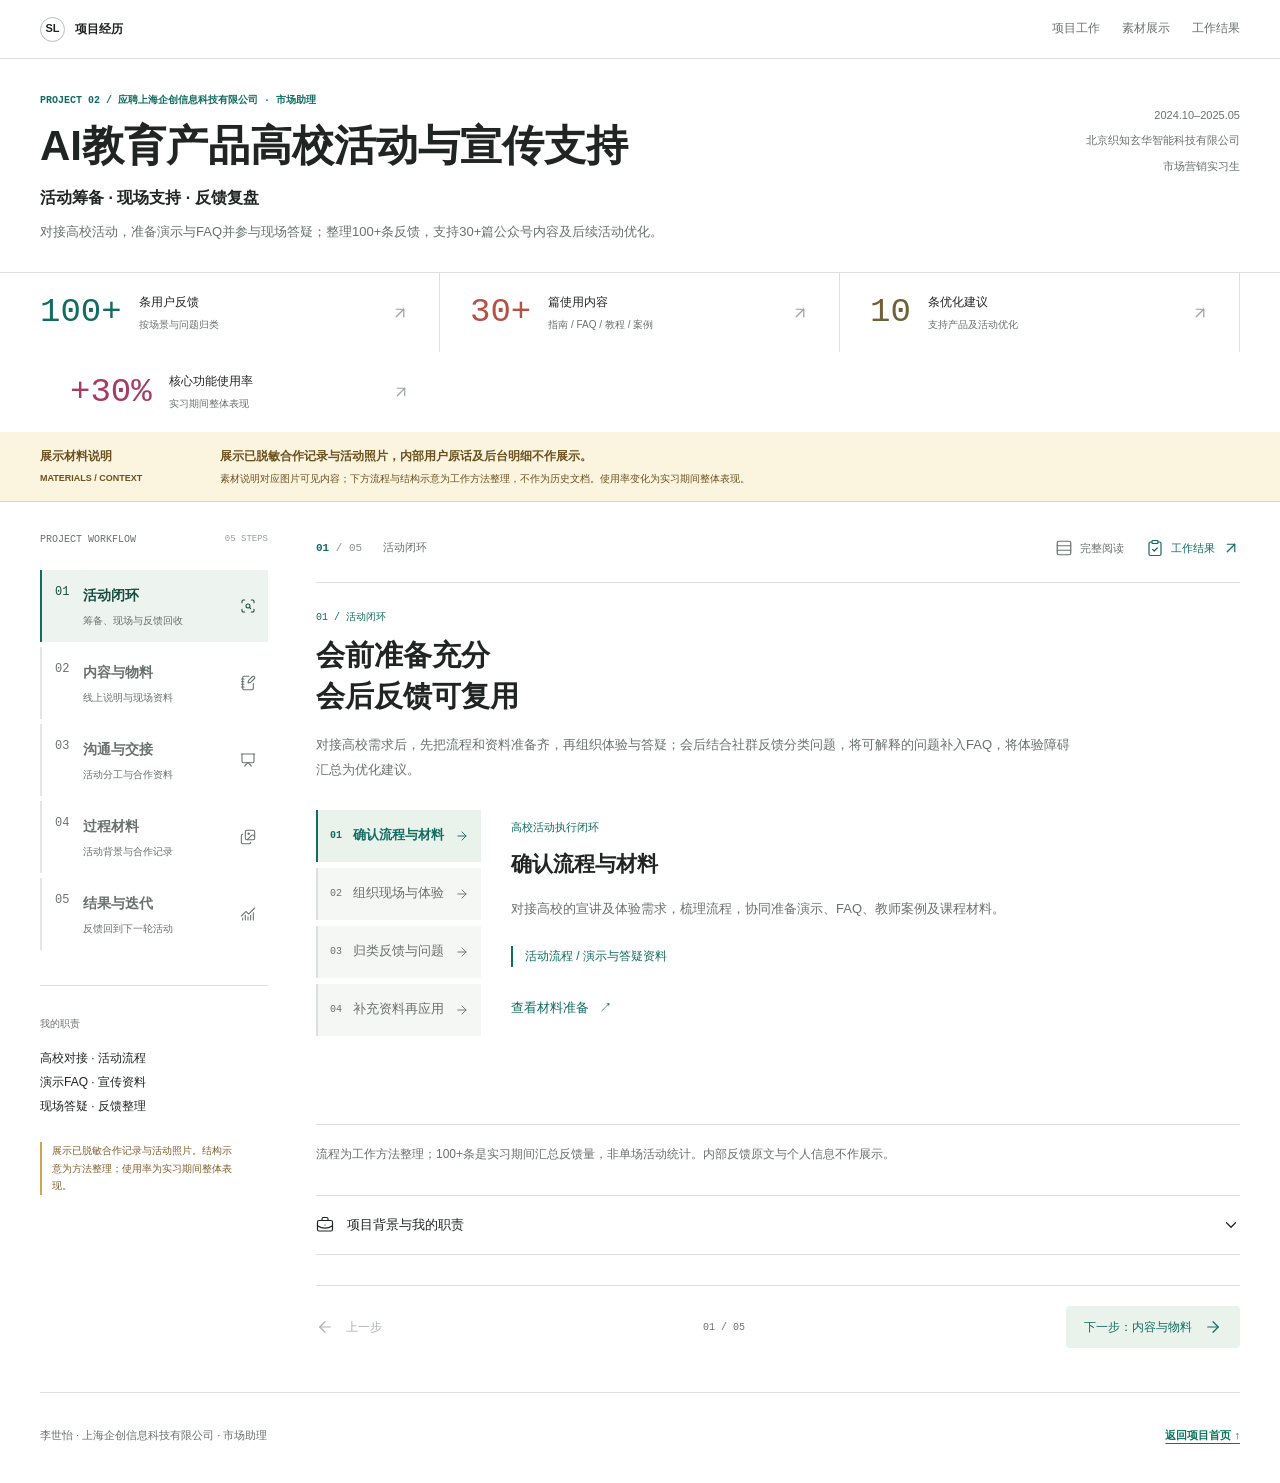
<file: docs/projects/ai-education-partnership/case_study.html>
<!doctype html>
<html lang="zh-CN">
<head>
  <meta charset="UTF-8">
  <meta name="viewport" content="width=device-width, initial-scale=1">
  <meta name="description" content="应聘上海企创信息科技有限公司市场助理：高校活动流程与材料准备、现场体验答疑、100+条反馈分类、30+篇公众号内容及合作资料交接。">
  <title>AI教育产品高校活动与宣传支持 | 上海企创信息科技有限公司 · 市场助理 | 李世怡</title>
  <style>
    :root {
      --ink: #202e2a; --forest: #163c32; --green: #08765d; --blue: #245bd0;
      --pink: #b23768; --gold: #996014; --yellow: #ffe083; --muted: #5c6c66;
      --line: #d8e1dc; --soft: #f3f6f4; --paper: #fff;
    }
    * { box-sizing: border-box; }
    html { scroll-behavior: smooth; scroll-padding-top: 88px; }
    body { margin: 0; color: var(--ink); background: var(--paper); font: 16px/1.75 Inter, -apple-system, BlinkMacSystemFont, "Segoe UI", "PingFang SC", "Microsoft YaHei", sans-serif; letter-spacing: 0; }
    h1, h2, h3, h4, p, figure { margin: 0; }
    h1, h2, h3, h4 { line-height: 1.4; letter-spacing: 0; text-wrap: balance; }
    p { overflow-wrap: anywhere; }
    a { color: inherit; text-underline-offset: 4px; }
    img { display: block; max-width: 100%; height: auto; }
    button { font: inherit; cursor: pointer; touch-action: manipulation; }
    button, a { -webkit-tap-highlight-color: transparent; }
    [hidden] { display: none !important; }
    :focus-visible { outline: 3px solid var(--pink); outline-offset: 5px; }
    .mono { font-family: "SFMono-Regular", Consolas, monospace; font-variant-numeric: tabular-nums; }
    .wrap { width: min(1180px, calc(100% - 64px)); margin-inline: auto; }
    .skip-link { position: fixed; z-index: 100; top: 8px; left: 12px; transform: translateY(-150%); padding: 8px 12px; background: #fff; }
    .skip-link:focus { transform: none; }
    .topbar { position: sticky; top: 0; z-index: 30; min-height: 64px; display: flex; align-items: center; justify-content: space-between; gap: 24px; padding: 0 max(32px, calc((100% - 1180px) / 2)); background: #163c32fa; color: #fff; border-bottom: 1px solid #ffffff26; }
    .brand { display: inline-flex; align-items: center; gap: 10px; text-decoration: none; font-size: 13px; font-weight: 700; white-space: nowrap; }
    .brand-mark { display: grid; place-items: center; width: 28px; height: 28px; border: 1px solid #ffffff80; border-radius: 50%; font-size: 11px; }
    .topnav { display: flex; gap: 22px; overflow: auto; scrollbar-width: none; }
    .topnav::-webkit-scrollbar { display: none; }
    .topnav a { display: inline-flex; align-items: center; flex-shrink: 0; min-height: 44px; color: #d1e2da; font-size: 12px; text-decoration: none; border-bottom: 2px solid transparent; }
    .topnav a:hover, .topnav a[aria-current="location"] { color: #fff; border-bottom-color: var(--yellow); }
    .topnav .privacy-link { color: var(--yellow); font-weight: 750; }
    .hero { position: relative; isolation: isolate; color: #fff; background: var(--forest); }
    .hero::before { content: ""; position: absolute; inset: 0; z-index: -1; background: linear-gradient(90deg, #102b24fa 0%, #102b24ec 43%, #102b2460 75%, #102b2438 100%), url("../../works/covers/ai-partnership.jpg") center / cover no-repeat; }
    .hero-inner { padding-block: 64px 54px; }
    .eyebrow { color: #ffdf8a; font-size: 11px; font-weight: 750; margin-bottom: 22px; }
    h1 { max-width: 790px; font-size: 56px; font-weight: 850; line-height: 1.22; }
    .hero-copy { max-width: 630px; margin-top: 25px; color: #e2eee7; font-size: 17px; line-height: 1.9; }
    .hero-meta { display: flex; flex-wrap: wrap; gap: 8px 24px; margin-top: 30px; color: #e0e9e3; font-size: 12px; }
    .hero-meta span { padding-left: 10px; border-left: 2px solid #ffdf8a; }
    .hero-foot { display: flex; justify-content: space-between; align-items: center; gap: 24px; margin-top: 38px; padding-top: 20px; border-top: 1px solid #ffffff40; }
    .hero-foot p { color: #d1e2da; font-size: 12px; }
    .hero-foot a { display: inline-flex; gap: 18px; align-items: center; min-height: 44px; color: #ffdf8a; font-size: 13px; font-weight: 700; text-decoration: none; }
    .confidential { background: var(--yellow); color: #362807; border-bottom: 1px solid #d9b759; scroll-margin-top: 0; }
    .confidential-inner { display: grid; grid-template-columns: 220px 1fr; gap: 40px; padding-block: 25px; align-items: center; }
    .confidential-label { display: block; font-size: 19px; line-height: 1.4; }
    .confidential-label small { display: block; margin-top: 7px; font-size: 10px; font-weight: 650; }
    .confidential-copy strong { display: block; font-size: 16px; }
    .confidential-copy p { margin-top: 5px; font-size: 12px; }
    .band { border-bottom: 1px solid var(--line); }
    .band.soft { background: var(--soft); }
    .section { padding-block: 76px; scroll-margin-top: 16px; }
    .section-head { display: grid; grid-template-columns: minmax(0, .85fr) minmax(0, 1.15fr); align-items: start; gap: 70px; margin-bottom: 36px; }
    .index { margin-bottom: 12px; color: var(--green); font-size: 11px; font-weight: 750; }
    h2 { font-size: 36px; font-weight: 800; }
    h3 { font-size: 21px; }
    .section-intro { padding-top: 3px; font-size: 15px; color: var(--muted); line-height: 1.95; }
    .section-intro p + p { margin-top: 12px; }
    .work-grid { display: grid; grid-template-columns: repeat(4, minmax(0, 1fr)); gap: 26px; }
    .work-item { --accent: var(--green); padding-top: 24px; border-top: 3px solid var(--accent); }
    .work-item:nth-child(2) { --accent: var(--blue); }
    .work-item:nth-child(3) { --accent: var(--pink); }
    .work-item:nth-child(4) { --accent: var(--gold); }
    .work-number { display: block; color: var(--accent); font: 42px/1.1 "SFMono-Regular", Consolas, monospace; margin-bottom: 19px; }
    .work-item p { margin-top: 12px; font-size: 13px; color: var(--muted); }
    .timeline { display: grid; grid-template-columns: repeat(4, minmax(0, 1fr)); gap: 22px; padding: 0; margin: 0; list-style: none; }
    .stage { --accent: var(--green); position: relative; min-width: 0; padding-top: 29px; }
    .stage:nth-child(2) { --accent: var(--blue); }
    .stage:nth-child(3) { --accent: var(--pink); }
    .stage:nth-child(4) { --accent: var(--gold); }
    .stage::before { content: ""; position: absolute; top: 0; left: 0; right: -22px; height: 3px; background: var(--accent); }
    .stage:last-child::before { right: 0; }
    .stage:not(:last-child)::after { content: "→"; position: absolute; top: -18px; right: -18px; color: var(--accent); background: var(--soft); font-size: 23px; padding-inline: 4px; }
    .stage-top { display: flex; align-items: center; justify-content: space-between; gap: 14px; color: var(--accent); }
    .stage-top strong { font: 48px/1 "SFMono-Regular", Consolas, monospace; }
    .stage-top span { font-size: 10px; font-weight: 750; }
    .stage h3 { font-size: 20px; margin-top: 22px; min-height: 57px; }
    .stage p { min-height: 80px; margin-top: 12px; color: var(--muted); font-size: 13px; }
    .stage-output { min-height: 88px; padding-block: 17px; margin-top: 16px; border-top: 1px solid var(--line); }
    .stage-output small { display: block; font-size: 10px; color: var(--muted); margin-bottom: 5px; }
    .stage-output strong { display: block; font-size: 12px; font-weight: 650; }
    .stage a { display: inline-flex; min-height: 44px; align-items: center; gap: 14px; font-size: 12px; color: var(--accent); text-decoration: none; border-bottom: 1px solid currentColor; }
    .stage a:hover { background: #e5ece8; }
    .collaboration-map { display: grid; grid-template-columns: minmax(0, .8fr) minmax(0, 1fr) minmax(0, 1.25fr); gap: 62px; align-items: center; padding-block: 24px; }
    .partner { position: relative; border-block: 2px solid var(--blue); padding-block: 27px; }
    .map-label { display: block; color: var(--blue); font-size: 10px; font-weight: 750; margin-bottom: 14px; }
    .partner h3 { font-size: 24px; }
    .partner p { color: var(--muted); font-size: 13px; margin-top: 12px; }
    .partner::after { content: "⇄"; position: absolute; right: -46px; top: 50%; transform: translateY(-50%); color: var(--green); font-size: 25px; }
    .my-role { position: relative; padding: 30px 26px; background: var(--forest); color: #fff; border-radius: 4px; }
    .my-role .map-label { color: #a7e6c8; }
    .my-role h3 { font-size: 25px; line-height: 1.5; }
    .my-role ul { list-style: none; margin: 22px 0 0; padding: 0; color: #d8e9df; font-size: 13px; }
    .my-role li { padding-block: 8px; border-top: 1px solid #ffffff2b; }
    .my-role::after { content: ""; position: absolute; width: 31px; height: 1px; right: -31px; top: 50%; background: #95aea0; }
    .teams { display: grid; gap: 12px; position: relative; }
    .teams::before { content: ""; position: absolute; left: -32px; top: 47px; bottom: 47px; border-left: 1px solid #95aea0; }
    .team { --accent: var(--blue); position: relative; display: grid; grid-template-columns: 35px 1fr; gap: 12px; min-height: 94px; align-items: center; padding: 15px 18px; background: var(--soft); border-left: 3px solid var(--accent); }
    .team:nth-child(2) { --accent: var(--green); }
    .team:nth-child(3) { --accent: var(--pink); }
    .team:nth-child(4) { --accent: var(--gold); }
    .team::before { content: ""; position: absolute; left: -32px; width: 29px; top: 50%; height: 1px; background: #95aea0; }
    .team > span { color: var(--accent); font-size: 12px; }
    .team h4 { font-size: 15px; }
    .team p { color: var(--muted); font-size: 12px; margin-top: 4px; }
    .map-note { margin-top: 22px; padding-top: 19px; border-top: 1px solid var(--line); color: var(--muted); font-size: 12px; }
    .followup-table { border-top: 2px solid var(--ink); }
    .followup-row { display: grid; grid-template-columns: .65fr 1.2fr 1.15fr; gap: 36px; align-items: baseline; padding: 23px 0; border-bottom: 1px solid var(--line); }
    .followup-row.header { padding-block: 12px; font-size: 11px; color: var(--muted); }
    .followup-row h3 { font-size: 16px; }
    .followup-row h3 span { font-size: 11px; color: var(--green); margin-right: 10px; }
    .followup-row p { font-size: 13px; color: var(--muted); }
    .followup-row p:last-child { color: var(--ink); }
    .followup-label { display: none; }
    .records { display: grid; grid-template-columns: repeat(3, minmax(0, 1fr)); gap: 30px; margin-top: 32px; }
    .record { padding-top: 16px; border-top: 3px solid var(--green); }
    .record:nth-child(2) { border-top-color: var(--blue); }
    .record:nth-child(3) { border-top-color: var(--pink); }
    .record h4 { font-size: 15px; }
    .record p { margin-top: 7px; font-size: 12px; color: var(--muted); }
    .evidence-notice { display: flex; align-items: baseline; gap: 24px; padding: 17px 22px; margin-bottom: 32px; color: #362807; background: var(--yellow); border-left: 4px solid #ae790b; }
    .evidence-notice strong { flex-shrink: 0; font-size: 14px; }
    .evidence-notice p { font-size: 12px; }
    .evidence-grid { display: grid; grid-template-columns: repeat(6, minmax(0, 1fr)); gap: 38px 26px; }
    .evidence { grid-column: span 2; min-width: 0; scroll-margin-top: 108px; }
    .evidence:nth-child(-n+2) { grid-column: span 3; }
    .evidence:target { outline: 3px solid var(--green); outline-offset: 10px; }
    .evidence-heading { display: flex; align-items: baseline; justify-content: space-between; gap: 12px; padding-bottom: 12px; }
    .evidence-heading span { font-size: 12px; color: var(--green); font-weight: 750; }
    .evidence-heading time { font-size: 11px; color: var(--muted); }
    .evidence-frame { display: block; position: relative; aspect-ratio: 4 / 3; overflow: hidden; background: #eef0ef; border: 1px solid var(--line); cursor: zoom-in; }
    .evidence:nth-child(-n+2) .evidence-frame { aspect-ratio: 1.9 / 1; }
    .evidence-frame img { width: 100%; height: 100%; object-fit: contain; }
    .evidence-frame:hover { outline: 3px solid var(--green); outline-offset: -3px; }
    .evidence figcaption { margin-top: 16px; padding-top: 15px; border-top: 1px solid var(--line); }
    .evidence figcaption strong { display: block; font-size: 16px; }
    .evidence figcaption p { font-size: 12px; color: var(--muted); margin-top: 7px; }
    .outcomes-band { color: #fff; background: var(--forest); }
    .outcomes-band .index { color: #a7e6c8; }
    .outcomes-band .section-intro { color: #d1e2d9; }
    .outcome-grid { display: grid; grid-template-columns: repeat(3, minmax(0, 1fr)); border-block: 1px solid #ffffff42; }
    .outcome { padding: 30px 28px; }
    .outcome:first-child { padding-left: 0; }
    .outcome + .outcome { border-left: 1px solid #ffffff42; }
    .outcome span { font-size: 10px; color: #ffdf8a; }
    .outcome h3 { font-size: 23px; margin-top: 26px; }
    .outcome p { font-size: 13px; margin-top: 12px; color: #d1e2d9; }
    .signing-evidence { width: min(820px, 100%); margin: 32px auto 0; }
    .signing-evidence .evidence-frame { aspect-ratio: 1188 / 573; border-color: #ffffff42; }
    .signing-evidence figcaption { padding-top: 14px; }
    .signing-evidence figcaption strong { font-size: 16px; }
    .signing-evidence figcaption p { margin-top: 4px; color: #d1e2d9; font-size: 13px; }
    .contribution { display: flex; gap: 26px; margin-top: 30px; align-items: baseline; }
    .contribution strong { flex-shrink: 0; color: #ffdf8a; font-size: 13px; }
    .contribution p { color: #d1e2d9; font-size: 13px; }
    .footer { padding-block: 26px; color: var(--muted); font-size: 11px; }
    .footer .wrap { display: flex; align-items: center; justify-content: space-between; gap: 20px; }
    .footer a { display: inline-flex; align-items: center; min-height: 44px; color: var(--green); font-weight: 700; }
    .lightbox { width: min(1320px, calc(100% - 40px)); max-width: none; height: min(920px, calc(100dvh - 40px)); max-height: none; margin: auto; padding: 0; border: 1px solid #ffffff4a; border-radius: 6px; background: #172a23; color: #fff; }
    .lightbox::backdrop { background: #081510e8; }
    .lightbox[open] { display: grid; grid-template-rows: auto auto minmax(0, 1fr) auto; }
    .lightbox-head { display: flex; align-items: center; justify-content: space-between; gap: 18px; padding: 12px 18px; }
    .lightbox-head h2 { font-size: 16px; }
    .icon-button { display: grid; place-items: center; width: 44px; height: 44px; flex-shrink: 0; padding: 0; border: 1px solid #ffffff55; border-radius: 4px; background: transparent; color: #fff; font-size: 25px; }
    .icon-button:hover:not(:disabled) { background: #ffffff20; }
    .icon-button:disabled { opacity: .3; cursor: default; }
    .lightbox-disclosure { padding: 8px 18px; color: #362807; background: var(--yellow); font-size: 12px; font-weight: 650; }
    .lightbox-visual { min-height: 0; display: grid; place-items: center; padding: 14px; }
    .lightbox-visual img { width: 100%; height: 100%; min-height: 0; object-fit: contain; }
    .lightbox-footer { display: grid; grid-template-columns: 44px minmax(0, 1fr) 44px; gap: 18px; align-items: center; padding: 12px 18px; border-top: 1px solid #ffffff30; }
    .lightbox-caption { min-width: 0; text-align: center; }
    .lightbox-caption p { color: #d1e2d9; font-size: 12px; }
    .lightbox-caption a { display: inline-flex; align-items: center; min-height: 32px; font-size: 11px; color: #ffdf8a; }
    @media (max-width: 1000px) {
      h1 { font-size: 48px; max-width: 720px; } h2 { font-size: 32px; }
      .topnav { gap: 16px; } .brand { font-size: 12px; }
      .section-head { gap: 36px; }
      .confidential-inner { grid-template-columns: 190px 1fr; gap: 26px; }
      .work-grid { gap: 22px; } .work-item h3 { font-size: 19px; }
      .timeline { gap: 18px; } .stage::before { right: -18px; }
      .stage h3 { font-size: 18px; min-height: 51px; } .stage p { min-height: 104px; }
      .collaboration-map { gap: 42px; } .partner::after { right: -34px; }
      .my-role { padding: 24px 20px; } .my-role h3 { font-size: 22px; }
      .my-role::after { right: -21px; width: 21px; } .teams::before { left: -22px; }
      .team { padding-inline: 14px; grid-template-columns: 24px 1fr; gap: 8px; }
      .team::before { width: 19px; left: -22px; }
      .evidence-grid { gap: 30px 22px; } .evidence { grid-column: span 3; }
      .outcome h3 { font-size: 21px; } .outcome { padding-inline: 20px; }
    }
    @media (max-width: 760px) {
      html { scroll-padding-top: 104px; }
      .wrap { width: calc(100% - 36px); }
      .topbar { flex-direction: column; align-items: stretch; gap: 0; padding: 12px 18px 0; }
      .brand { font-size: 12px; } .brand-mark { width: 24px; height: 24px; }
      .topnav { width: 100%; gap: 21px; } .topnav a { font-size: 11px; }
      .hero-inner { padding-block: 38px 28px; }
      .hero::before { background-image: linear-gradient(90deg, #102b24ef 0%, #102b24e0 50%, #102b2490 100%), url("../../works/covers/ai-partnership.jpg"); background-position: center, 62% center; }
      h1 { font-size: 34px; line-height: 1.3; }
      .eyebrow { font-size: 10px; margin-bottom: 16px; }
      .hero-copy { font-size: 14px; margin-top: 20px; }
      .hero-meta { margin-top: 20px; gap: 8px 18px; font-size: 10px; }
      .hero-foot { margin-top: 25px; padding-top: 12px; gap: 16px; }
      .hero-foot p { max-width: 190px; font-size: 10px; } .hero-foot a { font-size: 11px; gap: 8px; flex-shrink: 0; }
      .confidential-inner { grid-template-columns: 1fr; padding-block: 21px; gap: 12px; }
      .confidential-label { font-size: 18px; }
      .confidential-label small { display: none; }
      .confidential-copy strong { font-size: 14px; } .confidential-copy p { font-size: 11px; }
      .section { padding-block: 50px; }
      .section-head { grid-template-columns: 1fr; gap: 18px; margin-bottom: 28px; }
      .section-intro { font-size: 14px; } h2 { font-size: 29px; }
      .index { font-size: 10px; margin-bottom: 10px; }
      .work-grid { grid-template-columns: repeat(2, minmax(0, 1fr)); gap: 28px 24px; }
      .work-item { padding-top: 17px; } .work-number { font-size: 33px; margin-bottom: 12px; }
      .work-item h3 { font-size: 19px; } .work-item p { font-size: 12px; margin-top: 8px; }
      .timeline { grid-template-columns: 1fr; gap: 0; }
      .stage { padding: 0 0 30px 63px; margin-left: 9px; border-left: 2px solid var(--accent); }
      .stage:last-child { padding-bottom: 0; }
      .stage::before { display: none; }
      .stage:not(:last-child)::after { content: "↓"; left: -11px; right: auto; top: auto; bottom: 5px; padding: 0; font-size: 22px; }
      .stage-top strong { position: absolute; left: 15px; top: 3px; font-size: 25px; }
      .stage-top span { font-size: 10px; }
      .stage h3 { margin-top: 7px; font-size: 20px; min-height: 0; }
      .stage p { min-height: 0; margin-top: 10px; font-size: 13px; }
      .stage-output { min-height: 0; padding-block: 12px 0; margin-top: 12px; }
      .stage a { margin-top: 8px; font-size: 11px; }
      .collaboration-map { grid-template-columns: 1fr; gap: 38px; padding: 0; }
      .partner { padding-block: 19px; } .partner h3 { font-size: 23px; }
      .map-label { margin-bottom: 10px; }
      .partner::after { content: "↕"; top: auto; bottom: -36px; left: 28px; right: auto; transform: none; }
      .my-role { padding: 24px; } .my-role h3 { font-size: 24px; }
      .my-role h3 br { display: none; }
      .my-role ul { display: flex; flex-wrap: wrap; gap: 8px 22px; margin-top: 15px; }
      .my-role li { font-size: 12px; }
      .my-role::after { top: 100%; right: auto; left: 40px; width: 1px; height: 38px; }
      .teams { margin-left: 62px; }
      .teams::before { top: 0; left: -22px; bottom: 47px; }
      .team { grid-template-columns: 25px 1fr; min-height: 94px; padding: 15px 13px; }
      .team h4 { font-size: 14px; } .team p { font-size: 11px; }
      .map-note { margin-top: 25px; font-size: 11px; }
      .followup-row { grid-template-columns: 1fr; gap: 10px; padding-block: 22px; }
      .followup-row.header { display: none; }
      .followup-row p { display: grid; grid-template-columns: 68px 1fr; gap: 15px; font-size: 12px; }
      .followup-label { display: inline; color: var(--muted); font-size: 11px; }
      .records { grid-template-columns: 1fr; gap: 20px; }
      .record { display: grid; grid-template-columns: 100px 1fr; gap: 18px; }
      .record h4 { font-size: 14px; } .record p { margin: 0; }
      .evidence-notice { display: block; padding: 15px 17px; margin-bottom: 27px; }
      .evidence-notice p { margin-top: 6px; font-size: 11px; }
      .evidence-grid { grid-template-columns: 1fr; gap: 30px; }
      .evidence, .evidence:nth-child(-n+2) { grid-column: auto; }
      .evidence-heading { padding-bottom: 9px; }
      .evidence figcaption { margin-top: 12px; padding-top: 12px; }
      .outcome-grid { grid-template-columns: 1fr; }
      .outcome, .outcome:first-child { padding: 23px 0; }
      .outcome + .outcome { border-left: 0; border-top: 1px solid #ffffff42; }
      .outcome h3 { margin-top: 10px; font-size: 23px; } .outcome p { margin-top: 8px; }
      .contribution { display: block; margin-top: 25px; } .contribution p { margin-top: 10px; font-size: 12px; }
      .footer .wrap { flex-direction: column; align-items: flex-start; gap: 5px; }
      .lightbox { width: calc(100% - 16px); height: calc(100dvh - 24px); }
      .lightbox-head { padding: 10px 12px; gap: 12px; } .lightbox-head h2 { font-size: 14px; }
      .lightbox-disclosure { padding: 8px 12px; font-size: 11px; }
      .lightbox-visual { padding: 8px; }
      .lightbox-footer { gap: 10px; padding: 12px; } .lightbox-caption p { font-size: 11px; }
    }
    @media (prefers-reduced-motion: reduce) { html { scroll-behavior: auto; } }
  </style>
  <link rel="stylesheet" href="../ai-news-dashboard/case-study-workspace.css">
  <link rel="stylesheet" href="../project-workspace.css">
  <link rel="stylesheet" href="../market-workspace.css">
</head>
<body>
  <a class="skip-link" href="#overview">跳至项目内容</a>
  <header class="topbar">
    <a class="brand" href="../../index.html" aria-label="返回作品集首页"><span class="brand-mark">SL</span><span>李世怡 · 市场助理作品集</span></a>
    <nav class="topnav" aria-label="页面导航">
      <a href="#journey">活动闭环</a><a href="#followup">内容与物料</a><a href="#collaboration">沟通与交接</a><a href="#evidence">过程材料</a><a href="#outcome">结果与迭代</a><a class="privacy-link" href="#confidential">材料说明</a>
    </nav>
  </header>
  <main>
    <section class="hero" aria-labelledby="project-title">
      <div class="wrap hero-inner">
        <p class="eyebrow">PROJECT 02 / 应聘上海企创信息科技有限公司 · 市场助理</p>
        <h1 id="project-title">AI教育产品<br>高校活动与宣传支持</h1>
        <p class="hero-copy">对接高校活动，准备演示与FAQ并参与现场答疑；整理100+条反馈，支持30+篇公众号内容及后续活动优化。</p>
        <div class="hero-meta"><span>2024.10–2025.05</span><span>北京织知玄华智能科技有限公司</span><span>市场营销实习生</span></div>
        <div class="hero-foot"><p>活动筹备 / 宣传资料 / 现场支持 / 反馈整理</p><a href="#journey">查看活动闭环 <span aria-hidden="true">↓</span></a></div>
      </div>
    </section>
    <aside class="confidential" id="confidential" aria-labelledby="confidential-title">
      <div class="wrap confidential-inner">
        <strong class="confidential-label" id="confidential-title">展示材料说明<small>MATERIALS / CONTEXT</small></strong>
        <div class="confidential-copy"><strong>展示已脱敏合作记录与活动照片，内部用户原话及后台明细不作展示。</strong><p>素材说明对应图片可见内容；下方流程与结构示意为工作方法整理，不作为历史文档。使用率变化为实习期间整体表现。</p></div>
      </div>
    </aside>

    <div class="band">
      <section class="wrap section" id="overview" aria-labelledby="overview-title">
        <div class="section-head">
          <div><p class="index">01 / 背景与职责</p><h2 id="overview-title">从活动筹备<br>到宣传与会后跟进</h2></div>
          <div class="section-intro"><p>高校宣讲与体验活动需要讲清产品用途，也需要让师生顺利完成体验。我的工作围绕活动流程、宣传资料、现场组织和反馈整理展开。</p><p>对接高校并协同产品、业务团队准备演示、FAQ、教师案例及课程材料；把活动与社群中的问题带回公众号内容和下一轮活动，另协助东南亚合作资料跟进。</p></div>
        </div>
        <div class="work-grid">
          <article class="work-item"><span class="work-number">01</span><h3>高校活动执行</h3><p>对接宣讲与体验需求，梳理流程，协同准备资料，负责现场组织、体验引导及答疑。</p></article>
          <article class="work-item"><span class="work-number">02</span><h3>市场信息整理</h3><p>通过社群维护汇总100+条反馈并分类，整理高频问题、使用场景及体验障碍。</p></article>
          <article class="work-item"><span class="work-number">03</span><h3>公众号内容支持</h3><p>从0到1搭建公众号，输出30+篇指南、FAQ、教程及案例，整理可复用宣传素材。</p></article>
          <article class="work-item"><span class="work-number">04</span><h3>合作资料跟进</h3><p>参与东南亚AI教育产品合作，汇总需求与分工，跟进协议签署及资料交接。</p></article>
        </div>
      </section>
    </div>

    <div class="band soft">
      <section class="wrap section" id="journey" aria-labelledby="journey-title">
        <div class="section-head">
          <div><p class="index">02 / 活动执行闭环</p><h2 id="journey-title">会前准备充分<br>会后反馈可复用</h2></div>
          <p class="section-intro">对接高校需求后，先把流程和资料准备齐，再组织体验与答疑；会后结合社群反馈分类问题，将可解释的问题补入FAQ，将体验障碍汇总为优化建议。</p>
        </div>
        <ol class="timeline" aria-label="高校活动准备、现场执行、反馈分类与内容复用四阶段闭环">
          <li class="stage"><div class="stage-top"><strong>01</strong><span>PREPARE</span></div><h3>确认流程与材料</h3><p>对接高校的宣讲及体验需求，梳理流程，协同准备演示、FAQ、教师案例及课程材料。</p><div class="stage-output"><small>简历对应工作</small><strong>活动流程 / 演示与答疑资料</strong></div><a href="#followup">查看材料准备 <span aria-hidden="true">↗</span></a></li>
          <li class="stage"><div class="stage-top"><strong>02</strong><span>EXECUTE</span></div><h3>组织现场与体验</h3><p>按活动流程组织现场，配合产品介绍，引导师生体验并解答问题，记录待确认事项。</p><div class="stage-output"><small>简历对应工作</small><strong>现场组织 / 体验引导 / 问题答疑</strong></div><a href="#collaboration">查看协作分工 <span aria-hidden="true">↗</span></a></li>
          <li class="stage"><div class="stage-top"><strong>03</strong><span>ORGANIZE</span></div><h3>归类反馈与问题</h3><p>将现场问题与社群反馈按教学、备课、自学及问题类型归类，区分说明不足和体验障碍。</p><div class="stage-output"><small>简历对应工作</small><strong>100+条反馈 / 高频需求与障碍</strong></div><a href="#followup">查看内容回应 <span aria-hidden="true">↗</span></a></li>
          <li class="stage"><div class="stage-top"><strong>04</strong><span>ITERATE</span></div><h3>补充资料再应用</h3><p>以高频问题补充FAQ、教程与案例，提出10条优化建议；下一轮活动强化对应演示与答疑。</p><div class="stage-output"><small>简历对应工作</small><strong>10条建议 / 内容与活动优化</strong></div><a href="#outcome">查看结果与迭代 <span aria-hidden="true">↗</span></a></li>
        </ol>
        <p class="map-note">流程为工作方法整理；100+条是实习期间汇总反馈量，非单场活动统计。内部反馈原文与个人信息不作展示。</p>
      </section>
    </div>

    <div class="band soft">
      <section class="wrap section" id="followup" aria-labelledby="followup-title">
        <div class="section-head">
          <div><p class="index">03 / 内容与物料</p><h2 id="followup-title">把高频疑问<br>变成可复用宣传资料</h2></div>
          <p class="section-intro">从0到1搭建产品公众号，累计输出30+篇指南、FAQ、教程及场景案例。内容承接用户问题，现场资料承接体验环节，信息核对后用于账号更新及活动支持。</p>
        </div>
        <div class="followup-table" role="table" aria-label="内容类型与我的工作">
          <div class="followup-row header" role="row"><span role="columnheader">内容类型</span><span role="columnheader">回应的用户需求</span><span role="columnheader">我的工作与结构</span></div>
          <div class="followup-row" role="row"><h3 role="rowheader"><span class="mono">01</span>产品介绍与指南</h3><p role="cell"><span class="followup-label">用户需求</span><span>初次接触产品，希望了解适用任务及如何开始使用。</span></p><p role="cell"><span class="followup-label">我的工作</span><span>提炼产品卖点，按照场景、入口和首次操作组织公众号说明；支持产品演示准备。</span></p></div>
          <div class="followup-row" role="row"><h3 role="rowheader"><span class="mono">02</span>功能教程</h3><p role="cell"><span class="followup-label">用户需求</span><span>已有具体任务，需要知道输入要求、关键步骤及结果查看方式。</span></p><p role="cell"><span class="followup-label">我的工作</span><span>将操作拆成可理解的步骤，协同核对产品信息，使线上教程与现场演示保持一致。</span></p></div>
          <div class="followup-row" role="row"><h3 role="rowheader"><span class="mono">03</span>FAQ 与现场答疑</h3><p role="cell"><span class="followup-label">用户需求</span><span>重复出现的使用疑问，需要可查阅、已确认的说明。</span></p><p role="cell"><span class="followup-label">我的工作</span><span>归类高频问题，准备FAQ；现场负责答疑，待确认问题记录后交由相关团队核查。</span></p></div>
          <div class="followup-row" role="row"><h3 role="rowheader"><span class="mono">04</span>场景案例与课程材料</h3><p role="cell"><span class="followup-label">用户需求</span><span>希望理解功能如何用于教学、备课或自学，而不仅是知道功能名称。</span></p><p role="cell"><span class="followup-label">我的工作</span><span>输出场景内容，协同准备教师案例与课程材料，以任务、操作及结果串起产品价值。</span></p></div>
        </div>
        <div class="records" aria-label="内容与资料衔接">
          <article class="record"><h4>线上持续查阅</h4><p>公众号提供指南、FAQ、教程及案例，帮助用户理解产品价值与使用方式。</p></article>
          <article class="record"><h4>线下演示与体验</h4><p>演示、FAQ、教师案例及课程材料支持高校宣讲，现场记录新问题。</p></article>
          <article class="record"><h4>反馈补充内容</h4><p>把已确认答案补入FAQ，把操作障碍补成教程；下一轮活动优先解释这些问题，再记录新增反馈。</p></article>
        </div>
        <p class="map-note">上述结构为内容组织方法整理，非内部原始文档。30+篇包括指南、FAQ、教程与案例，不重复统计为不同项目产出。</p>
      </section>
    </div>

    <div class="band">
      <section class="wrap section" id="collaboration" aria-labelledby="collaboration-title">
        <div class="section-head">
          <div><p class="index">04 / 沟通与资料交接</p><h2 id="collaboration-title">对接需求与分工<br>跟进活动及资料交接</h2></div>
          <p class="section-intro">活动执行中，与高校、产品和业务团队同步需求、材料及现场安排；东南亚合作中，协助整理需求和分工，跟进协议签署及资料交接。</p>
        </div>
        <div class="collaboration-map" aria-label="高校及海外合作需求通过活动与合作协调，连接产品、业务、高校及海外合作团队">
          <article class="partner"><span class="map-label">USERS / PARTNERS</span><h3>高校与海外合作方</h3><p>使用场景与活动需求<br>当地推广与合作安排</p></article>
          <article class="my-role"><span class="map-label">MY CONTRIBUTION / 我的工作</span><h3>材料准备<br>与执行跟进</h3><ul><li>活动流程与现场答疑</li><li>需求、反馈与分工同步</li><li>协议签署与资料交接跟进</li></ul></article>
          <div class="teams">
            <article class="team"><span class="mono">01</span><div><h4>高校对接与活动安排</h4><p>确认宣讲体验需求及流程，协调演示准备，负责现场答疑并记录师生反馈。</p></div></article>
            <article class="team"><span class="mono">02</span><div><h4>产品团队与资料核对</h4><p>协同准备产品演示、FAQ、教师案例及课程材料，核对功能说明并同步使用问题。</p></div></article>
            <article class="team"><span class="mono">03</span><div><h4>业务团队与执行协作</h4><p>同步宣传材料、活动分工与执行安排，将现场问题和后续待办交由对应团队跟进。</p></div></article>
            <article class="team"><span class="mono">04</span><div><h4>东南亚合作与资料交接</h4><p>协助汇总合作需求和双方分工，跟进协议签署、文件整理与资料交接，方便后续沟通查阅。</p></div></article>
          </div>
        </div>
        <div class="records" aria-label="活动执行环节">
          <article class="record"><h4>会前：需求与材料</h4><p>对接高校需求，安排活动流程，协同确认演示内容及答疑资料。</p></article>
          <article class="record"><h4>现场：演示与答疑</h4><p>配合产品宣讲和体验，负责使用答疑，记录师生关注点及使用障碍。</p></article>
          <article class="record"><h4>会后：反馈与改进</h4><p>结合用户行为与师生反馈提出10条优化建议，补充FAQ及体验材料，支持后续高校试点。</p></article>
        </div>
        <p class="map-note">我的参与范围为需求与分工整理、沟通跟进及资料交接；合作条件与协议审批由对应负责人确认。</p>
      </section>
    </div>

    <div class="band">
      <section class="wrap section" id="evidence" aria-labelledby="evidence-title">
        <div class="section-head">
          <div><p class="index">05 / 过程材料</p><h2 id="evidence-title">高校活动与<br>合作资料记录</h2></div>
          <p class="section-intro">以下高校交流照片与五份已脱敏合作记录呈现活动场景和资料沟通过程。内容产量、反馈量及使用率变化按实习期汇总，具体口径见结果部分。</p>
        </div>
        <aside class="evidence-notice" aria-label="过程材料说明"><strong>已脱敏过程材料</strong><p>活动照片与合作沟通记录分别展示现场背景和资料跟进，说明文字对应图片可见内容。</p></aside>
        <figure class="evidence" style="margin-bottom:36px" id="education-event"><div class="evidence-heading"><span class="mono">FIELD / UNIVERSITY</span><span>高校交流活动</span></div><a class="evidence-frame" href="../../works/covers/education-pilot.png" target="_blank" rel="noopener" aria-label="查看高校交流活动图片" title="查看图片"><img src="../../works/covers/education-pilot.png" alt="高校交流活动现场图片" loading="lazy"></a><figcaption><strong>高校宣讲与体验背景</strong><p>照片展示高校交流场景；我的职责对应活动流程与材料准备、现场组织、体验引导及答疑。</p></figcaption></figure>
        <div class="evidence-grid">
          <figure class="evidence" id="evidence-01"><div class="evidence-heading"><span class="mono">RECORD 01</span><time datetime="2025-01-14">2025.01.14</time></div><a class="evidence-frame" href="./assets/evidence-latest-01.jpg" target="_blank" rel="noopener" aria-label="查看初步信息同步图片" title="查看图片"><img src="./assets/evidence-latest-01.jpg" alt="已脱敏的初步信息同步记录，2025年1月14日" loading="lazy" width="1710" height="844"></a><figcaption><strong>初步信息同步</strong><p>同步已有合作信息，整理需要进一步确认的问题。</p></figcaption></figure>
          <figure class="evidence" id="evidence-02"><div class="evidence-heading"><span class="mono">RECORD 02</span><time datetime="2025-01-15">2025.01.15</time></div><a class="evidence-frame" href="./assets/evidence-latest-02.jpg" target="_blank" rel="noopener" aria-label="查看方案反馈与内部讨论图片" title="查看图片"><img src="./assets/evidence-latest-02.jpg" alt="已脱敏的方案反馈与内部讨论记录，2025年1月15日" loading="lazy" width="1569" height="765"></a><figcaption><strong>方案反馈与内部讨论</strong><p>围绕合作方案同步意见，跟进内部反馈。</p></figcaption></figure>
          <figure class="evidence" id="evidence-03"><div class="evidence-heading"><span class="mono">RECORD 03</span><time datetime="2025-02-05">2025.02.05</time></div><a class="evidence-frame" href="./assets/evidence-latest-03.jpg" target="_blank" rel="noopener" aria-label="查看合作事项沟通图片" title="查看图片"><img src="./assets/evidence-latest-03.jpg" alt="已脱敏的合作事项沟通记录，2025年2月5日" loading="lazy" width="1692" height="1336"></a><figcaption><strong>合作事项沟通</strong><p>整理商讨结果，汇总市场与后续合作相关意见。</p></figcaption></figure>
          <figure class="evidence" id="evidence-04"><div class="evidence-heading"><span class="mono">RECORD 04</span><time datetime="2025-02-20">2025.02.20</time></div><a class="evidence-frame" href="./assets/evidence-latest-04.jpg" target="_blank" rel="noopener" aria-label="查看文件核对与流程跟进图片" title="查看图片"><img src="./assets/evidence-latest-04.jpg" alt="已脱敏的文件发送与信息同步记录，2025年2月20日" loading="lazy" width="1688" height="942"></a><figcaption><strong>文件核对与流程跟进</strong><p>发送合作文件，同步待整理的信息与相关问题；发送记录不作为签署证明。</p></figcaption></figure>
          <figure class="evidence" id="evidence-05"><div class="evidence-heading"><span class="mono">RECORD 05</span><time datetime="2025-02-28">2025.02.28</time></div><a class="evidence-frame" href="./assets/evidence-latest-05.jpg" target="_blank" rel="noopener" aria-label="查看文件整理与信息同步图片" title="查看图片"><img src="./assets/evidence-latest-05.jpg" alt="已脱敏的文件整理、发送与存档记录，2025年2月28日" loading="lazy" width="1706" height="1238"></a><figcaption><strong>文件整理与信息同步</strong><p>整理并发送相关文件，配合查阅与存档。</p></figcaption></figure>
        </div>
      </section>
    </div>

    <div class="band outcomes-band">
      <section class="wrap section" id="outcome" aria-labelledby="outcome-title">
        <div class="section-head"><div><p class="index">06 / 结果与迭代</p><h2 id="outcome-title">让会后反馈<br>支持下一轮活动</h2></div><p class="section-intro">活动执行、公众号更新和反馈整理形成持续循环：资料解决重复疑问，优化建议反馈给团队，下一轮活动据此调整体验与答疑重点。</p></div>
        <div class="outcome-grid">
          <article class="outcome"><span>01 / PRODUCT USAGE</span><h3>核心功能使用率提升30%</h3><p>实习期间核心功能使用率提升30%，为同期整体结果；活动及内容支持是期间工作的一部分，未单独归因。</p></article>
          <article class="outcome"><span>02 / FEEDBACK</span><h3>提出10条优化建议</h3><p>结合用户行为与师生反馈整理10条建议，支持产品改进及后续高校试点；与已上线成果分别记录。</p></article>
          <article class="outcome"><span>03 / DOCUMENT FOLLOW-UP</span><h3>合作沟通与资料交接</h3><p>协助汇总东南亚合作需求和分工，跟进协议签署及资料交接，让合作信息便于后续查阅与跟进。</p></article>
        </div>
        <figure class="signing-evidence">
          <a class="evidence-frame" href="./assets/06-signing.jpg" target="_blank" rel="noopener" aria-label="查看合作签约仪式现场图片" title="查看图片"><img src="./assets/06-signing.jpg" alt="已脱敏的合作签约仪式现场合影" loading="lazy" width="1188" height="573"></a>
          <figcaption><strong>合作签约仪式现场</strong><p>呈现团队合作项目的阶段性结果；个人参与内容为需求及分工整理、签署跟进和资料交接支持。</p></figcaption>
        </figure>
        <div class="contribution"><strong>下一轮推广</strong><p>现场与社群反馈分类 → 已确认答案补入FAQ和公众号内容 → 体验障碍汇总为优化建议 → 更新下一轮演示、答疑与材料 → 再收集问题并复盘。</p></div>
        <div class="contribution"><strong>AI 与 SOP</strong><p>运用AI辅助整理反馈分类、宣传文案提纲与活动检查清单，经人工核对后使用；把材料准备、现场答疑和会后跟进整理为SOP及常用模板，此处为工作方法示意。</p></div>
      </section>
    </div>
  </main>
  <footer class="footer"><div class="wrap"><span>李世怡 · 上海企创信息科技有限公司 · 市场助理</span><a href="../../index.html">返回项目首页 ↑</a></div></footer>

  <dialog class="lightbox" aria-labelledby="lightbox-title" aria-describedby="lightbox-disclosure">
    <header class="lightbox-head"><h2 id="lightbox-title">项目材料</h2><button class="icon-button" id="lightbox-close" type="button" aria-label="关闭大图" title="关闭大图" autofocus>×</button></header>
    <p class="lightbox-disclosure" id="lightbox-disclosure">已脱敏材料 · 未公开信息因保密要求不作展示</p>
    <div class="lightbox-visual"><img alt="" hidden></div>
    <footer class="lightbox-footer"><button class="icon-button" id="lightbox-prev" type="button" aria-label="上一张材料" title="上一张材料">←</button><div class="lightbox-caption" aria-live="polite"><p id="lightbox-caption"></p><a id="lightbox-original" target="_blank" rel="noopener">打开原图 ↗</a></div><button class="icon-button" id="lightbox-next" type="button" aria-label="下一张材料" title="下一张材料">→</button></footer>
  </dialog>
  <script>
    const lightbox = document.querySelector('.lightbox');
    const links = [...document.querySelectorAll('.evidence-frame')];
    const preview = lightbox.querySelector('img');
    const previous = document.querySelector('#lightbox-prev');
    const next = document.querySelector('#lightbox-next');
    let activeIndex = 0;
    let opener = null;
    let previousOverflow = '';

    function showImage(index) {
      activeIndex = index;
      const link = links[index];
      const figure = link.closest('figure');
      preview.src = link.href;
      preview.alt = link.querySelector('img').alt;
      preview.hidden = false;
      document.querySelector('#lightbox-title').textContent = figure.querySelector('figcaption strong').textContent;
      const detail = figure.querySelector('time')?.textContent || figure.querySelector('figcaption p').textContent;
      document.querySelector('#lightbox-caption').textContent = `${String(index + 1).padStart(2, '0')} / ${String(links.length).padStart(2, '0')} · ${detail}`;
      document.querySelector('#lightbox-original').href = link.href;
      previous.disabled = index === 0;
      next.disabled = index === links.length - 1;
    }

    // Image links remain usable when dialog support or JavaScript is unavailable.
    if (typeof lightbox.showModal === 'function') {
      links.forEach((link, index) => link.addEventListener('click', (event) => {
        if (event.ctrlKey || event.metaKey || event.shiftKey || event.altKey) return;
        event.preventDefault();
        opener = link;
        previousOverflow = document.body.style.overflow;
        showImage(index);
        lightbox.showModal();
        document.body.style.overflow = 'hidden';
      }));
    }
    document.querySelector('#lightbox-close').addEventListener('click', () => lightbox.close());
    previous.addEventListener('click', () => { if (activeIndex > 0) showImage(activeIndex - 1); });
    next.addEventListener('click', () => { if (activeIndex < links.length - 1) showImage(activeIndex + 1); });
    lightbox.addEventListener('keydown', (event) => {
      if (event.key === 'Tab') {
        const controls = [...lightbox.querySelectorAll('button:not(:disabled), a[href]')];
        const first = controls[0];
        const last = controls[controls.length - 1];
        if (event.shiftKey && document.activeElement === first) { event.preventDefault(); last.focus(); }
        else if (!event.shiftKey && document.activeElement === last) { event.preventDefault(); first.focus(); }
      }
      if (event.key === 'ArrowLeft' && activeIndex > 0) { event.preventDefault(); showImage(activeIndex - 1); }
      if (event.key === 'ArrowRight' && activeIndex < links.length - 1) { event.preventDefault(); showImage(activeIndex + 1); }
    });
    lightbox.addEventListener('click', (event) => {
      const box = lightbox.getBoundingClientRect();
      if (event.target === lightbox && (event.clientX < box.left || event.clientX > box.right || event.clientY < box.top || event.clientY > box.bottom)) lightbox.close();
    });
    lightbox.addEventListener('close', () => {
      document.body.style.overflow = previousOverflow;
      preview.hidden = true;
      preview.removeAttribute('src');
      if (opener) opener.focus({ preventScroll: true });
    });
    if ('IntersectionObserver' in window) {
      const navLinks = [...document.querySelectorAll('.topnav a')];
      const observer = new IntersectionObserver((entries) => {
        const visible = entries.filter(entry => entry.isIntersecting).sort((a, b) => a.boundingClientRect.top - b.boundingClientRect.top)[0];
        if (!visible) return;
        navLinks.forEach(link => {
          if (link.hash === '#' + visible.target.id) link.setAttribute('aria-current', 'location');
          else link.removeAttribute('aria-current');
        });
      }, { rootMargin: '-110px 0px -55% 0px' });
      navLinks.forEach(link => { const target = document.querySelector(link.hash); if (target) observer.observe(target); });
    }
  </script>
  <script src="../ai-news-dashboard/lucide.min.js"></script>
  <script src="../project-workspace.js" data-project="partnership"></script>
</body>
</html>
</file>
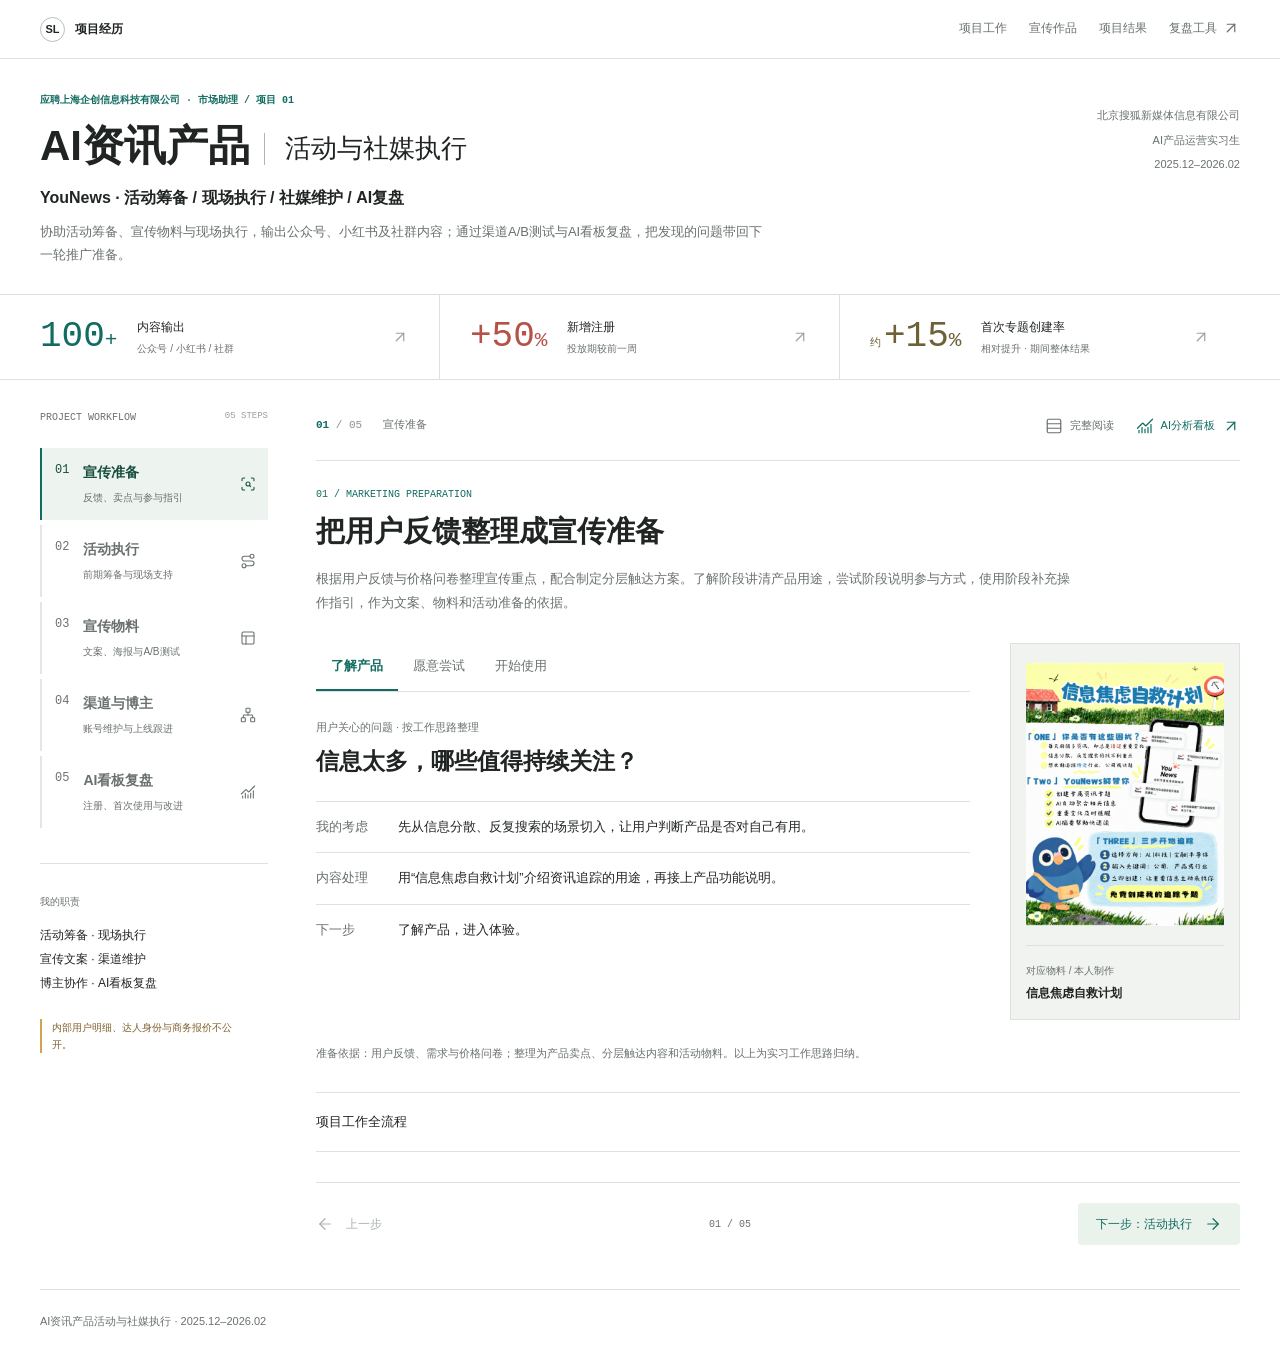
<file: docs/projects/ai-news-dashboard/case_study.html>
<!doctype html>
<html lang="zh-CN">
<head>
  <meta charset="utf-8">
  <meta name="viewport" content="width=device-width, initial-scale=1">
  <meta name="description" content="AI资讯产品活动与社媒执行：协助活动筹备、宣传物料与现场执行，维护公众号、小红书和社群，运用AI看板复盘注册与首次使用，支持后续推广。">
  <title>AI资讯产品活动与社媒执行 | 上海企创信息科技有限公司 · 市场助理 | 李世怡</title>
  <style>
    :root {
      --navy: #18242c; --navy-2: #21343d; --blue: #175bd4; --cyan: #087e79;
      --pink: #b63668; --green: #277c54; --orange: #d96c32; --gold: #f0c552;
      --ink: #18242c; --muted: #5e6978; --line: #dce2e8; --soft: #f4f6f8; --paper: #fff;
    }
    * { box-sizing: border-box; }
    html { scroll-behavior: smooth; scroll-padding-top: 88px; }
    body { margin: 0; color: var(--ink); background: #fff; font: 16px/1.7 Inter, -apple-system, BlinkMacSystemFont, "Segoe UI", "PingFang SC", "Microsoft YaHei", sans-serif; letter-spacing: 0; }
    h1, h2, h3, h4, p, figure { margin: 0; }
    h1, h2, h3, h4 { letter-spacing: 0; text-wrap: balance; }
    p { overflow-wrap: anywhere; }
    a { color: inherit; text-underline-offset: 4px; }
    img { display: block; width: 100%; height: auto; }
    [hidden] { display: none !important; }
    button { font: inherit; cursor: pointer; touch-action: manipulation; }
    button, a { -webkit-tap-highlight-color: transparent; }
    :focus-visible { outline: 3px solid var(--orange); outline-offset: 5px; }
    .mono { font-family: "SFMono-Regular", Consolas, monospace; font-variant-numeric: tabular-nums; }
    .skip-link { position: fixed; left: 12px; top: 8px; z-index: 100; transform: translateY(-160%); padding: 8px 12px; background: #fff; }
    .skip-link:focus { transform: none; }
    .report, .hero-inner, .metric-strip { width: min(1180px, calc(100% - 64px)); margin-inline: auto; }
    .site-nav { position: sticky; top: 0; z-index: 50; min-height: 64px; padding: 0 max(32px, calc((100% - 1180px) / 2)); display: flex; align-items: center; justify-content: space-between; gap: 24px; color: #fff; background: #18242cf7; border-bottom: 1px solid #ffffff25; backdrop-filter: blur(12px); }
    .nav-brand { display: inline-flex; gap: 10px; align-items: center; text-decoration: none; white-space: nowrap; font-size: 14px; font-weight: 750; }
    .brand-mark { display: grid; place-items: center; border: 1px solid #ffffff70; width: 28px; height: 28px; border-radius: 50%; font-size: 11px; }
    .nav-links { display: flex; align-items: center; gap: 22px; min-width: 0; overflow: auto; scrollbar-width: none; }
    .nav-links::-webkit-scrollbar { display: none; }
    .nav-links a { flex-shrink: 0; min-height: 44px; display: inline-flex; align-items: center; border-bottom: 2px solid transparent; text-decoration: none; color: #cad3d9; font-size: 12px; }
    .nav-links a:hover, .nav-links a.active { color: #fff; border-bottom-color: var(--gold); }
    .nav-links .nav-action { color: #f0d48b; }
    .hero { position: relative; isolation: isolate; overflow: hidden; min-height: 470px; display: flex; align-items: center; color: #fff; background: #18242c; }
    .hero::before { content: ""; position: absolute; inset: 0; z-index: -1; background: linear-gradient(90deg, #18242c 0%, #18242cee 46%, #18242c40 100%), url("event-materials/03-awareness.jpg") right 40% / auto 160% no-repeat; }
    .hero-inner { padding-block: 62px; }
    .eyebrow { color: #f0d48b; font-size: 12px; font-weight: 750; margin-bottom: 22px; }
    h1 { max-width: 950px; font-size: 60px; font-weight: 850; line-height: 1.2; }
    .hero-copy { max-width: 740px; margin-top: 24px; font-size: 18px; color: #e1e7eb; line-height: 1.85; }
    .hero-meta { display: flex; flex-wrap: wrap; gap: 8px 22px; margin-top: 28px; font-size: 12px; color: #ced8df; }
    .hero-meta span { border-left: 2px solid #f0c552; padding-left: 10px; }
    .snapshot { border-bottom: 1px solid var(--line); }
    .metric-strip { display: grid; grid-template-columns: repeat(4, minmax(0, 1fr)); }
    .metric { min-width: 0; padding: 27px 22px; border-right: 1px solid var(--line); }
    .metric:first-child { padding-left: 0; }
    .metric:last-child { border: 0; }
    .metric-label { display: block; font-size: 10px; color: var(--muted); font-weight: 700; }
    .metric strong { display: flex; align-items: center; min-height: 58px; font-size: 25px; line-height: 1.3; }
    .metric strong.mono { font-size: 46px; color: var(--blue); }
    .metric p { font-size: 11px; color: var(--muted); }
    .band { background: var(--paper); border-bottom: 1px solid var(--line); }
    .band.soft { background: var(--soft); }
    .band.dark { background: var(--navy); color: #fff; }
    .section { padding: 76px 0; scroll-margin-top: 16px; }
    .section-head { display: grid; grid-template-columns: minmax(0, .8fr) minmax(0, 1.2fr); gap: 64px; margin-bottom: 38px; align-items: start; }
    .kicker { color: var(--blue); font-size: 11px; font-weight: 750; margin-bottom: 14px; }
    h2 { font-size: 36px; line-height: 1.3; font-weight: 800; }
    h3 { font-size: 21px; line-height: 1.45; }
    h4 { font-size: 16px; line-height: 1.5; }
    .section-lead { font-size: 16px; color: var(--muted); line-height: 1.9; padding-top: 2px; }
    .dark .kicker { color: #77d9c9; }
    .dark .section-lead { color: #ccd7dd; }
    .work-route { display: grid; grid-template-columns: repeat(4, minmax(0, 1fr)); padding: 0; list-style: none; margin: 0; gap: 28px; }
    .work-route li { position: relative; padding: 24px 0 0; border-top: 3px solid var(--step-color); }
    .work-route li:not(:last-child)::after { content: "→"; position: absolute; right: -24px; top: -17px; background: #fff; padding-inline: 5px; color: var(--muted); font-size: 20px; }
    .route-number { display: block; margin-bottom: 14px; font: 48px/1 "SFMono-Regular", Consolas, monospace; color: var(--step-color); }
    .work-route h3 { margin-bottom: 12px; }
    .work-route p { min-height: 60px; color: var(--muted); font-size: 13px; }
    .route-output { display: block; margin-top: 20px; padding-top: 12px; border-top: 1px solid var(--line); color: var(--step-color); font-size: 12px; font-weight: 650; }
    .test-toolbar { display: flex; justify-content: space-between; gap: 16px; align-items: center; margin-bottom: 20px; flex-wrap: wrap; }
    .test-tabs { display: flex; width: 324px; padding: 4px; border: 1px solid #cbd4dc; border-radius: 6px; background: #fff; }
    .test-tabs button { flex: 1; min-width: 0; min-height: 40px; padding: 7px; border: 0; border-radius: 3px; background: transparent; color: var(--muted); font-size: 13px; white-space: nowrap; }
    .test-tabs button[aria-selected="true"] { color: #fff; background: var(--navy); }
    .test-tabs button:hover:not([aria-selected="true"]) { background: var(--soft); }
    .evidence-label { color: #76542b; font-size: 12px; }
    #test-panel { outline-offset: 7px; }
    .test-pair { display: grid; grid-template-columns: repeat(2, minmax(0, 1fr)); gap: 24px; }
    .test-version { --test-accent: var(--blue); overflow: hidden; padding: 26px; border: 1px solid var(--line); border-top: 4px solid var(--test-accent); background: #fff; border-radius: 6px; min-width: 0; }
    .version-b { --test-accent: var(--cyan); }
    .test-version header { display: flex; align-items: center; gap: 16px; }
    .version-letter { color: var(--test-accent); font: 54px/1 "SFMono-Regular", Consolas, monospace; }
    .version-caption { font-size: 11px; color: var(--muted); }
    .test-version h3 { font-size: 19px; }
    .test-creative { min-height: 194px; margin-top: 24px; padding: 22px 0; border-top: 1px solid var(--line); border-bottom: 1px solid var(--line); }
    .creative-label { display: block; font-size: 10px; color: var(--muted); margin-bottom: 22px; }
    .test-creative > p { font-size: 26px; line-height: 1.5; max-width: 470px; font-weight: 700; color: var(--test-accent); text-wrap: balance; }
    .version-note { min-height: 42px; margin-top: 18px; color: var(--muted); font-size: 12px; }
    .cover-example { height: 140px; object-fit: contain; object-position: left; margin-top: 16px; }
    .cover-mode .test-creative { min-height: 360px; }
    .comparison-criteria { display: grid; grid-template-columns: .8fr 1.05fr 1.15fr; margin-top: 22px; gap: 28px; }
    .comparison-criteria > div { padding-top: 15px; border-top: 1px solid #cdd5dd; min-width: 0; }
    .comparison-criteria span { display: block; color: var(--muted); font-size: 11px; margin-bottom: 6px; }
    .comparison-criteria strong { display: block; font-size: 13px; font-weight: 600; }
    .provenance { font-size: 11px; color: var(--muted); margin-top: 24px; }
    .channel-map { display: grid; grid-template-columns: minmax(0, .8fr) minmax(0, 1.4fr) minmax(0, .8fr); align-items: center; gap: 52px; padding: 32px 0; }
    .map-label { display: block; font-size: 11px; margin-bottom: 15px; }
    .channel-source, .channel-destination { border-block: 3px solid var(--blue); padding: 28px 0; }
    .channel-source p, .channel-destination p, .review-center p { margin-top: 12px; font-size: 12px; color: var(--muted); }
    .channel-source .map-label { color: var(--blue); }
    .channel-destination { border-color: var(--cyan); }
    .channel-destination .map-label { color: var(--cyan); }
    .channel-lanes { display: grid; gap: 14px; position: relative; }
    .channel-lanes::before, .channel-lanes::after { content: ""; position: absolute; top: 24px; bottom: 24px; width: 25px; border: 1px solid #b4c3d0; }
    .channel-lanes::before { left: -26px; border-right: 0; }
    .channel-lanes::after { right: -26px; border-left: 0; }
    .channel-lane { --lane-color: var(--blue); padding: 19px 22px; border-left: 4px solid var(--lane-color); background: var(--soft); }
    .channel-lane:nth-child(2) { --lane-color: var(--pink); }
    .channel-lane:nth-child(3) { --lane-color: var(--cyan); }
    .channel-lane strong { display: block; font-size: 16px; color: var(--lane-color); }
    .channel-lane span { display: block; font-size: 12px; color: var(--muted); margin-top: 5px; }
    .subsection-heading { display: flex; align-items: baseline; justify-content: space-between; flex-wrap: wrap; gap: 10px 24px; margin: 48px 0 24px; }
    .subsection-heading span { font-size: 11px; color: var(--muted); }
    .creator-route { display: grid; grid-template-columns: repeat(4, minmax(0, 1fr)); gap: 24px; padding: 0; margin: 0; list-style: none; }
    .creator-route li { display: flex; gap: 12px; border-top: 1px solid var(--line); padding-top: 22px; }
    .creator-route li > span { color: var(--blue); font: 13px/24px "SFMono-Regular", Consolas, monospace; }
    .creator-route p { color: var(--muted); font-size: 12px; margin-top: 9px; }
    .field-evidence { display: grid; grid-template-columns: minmax(0, 2fr) minmax(0, 1fr); gap: 28px; align-items: start; }
    .event-visual { background: #e5e9ed; overflow: hidden; }
    .event-visual img { width: 100%; height: 420px; object-fit: contain; }
    .event-evidence figcaption, .campaign-material figcaption { display: grid; grid-template-columns: 26px 1fr; gap: 10px; margin-top: 15px; padding-top: 14px; border-top: 1px solid #cdd5dd; }
    figcaption b { color: var(--blue); font-size: 11px; }
    figcaption strong { display: block; font-size: 14px; }
    figcaption span { display: block; font-size: 12px; color: var(--muted); margin-top: 4px; }
    .journey-materials { margin-top: 48px; padding-top: 32px; border-top: 1px solid #cdd5dd; scroll-margin-top: 120px; }
    .materials-credit { margin-top: 12px; color: #111; font-size: 14px; font-weight: 700; }
    .materials-intro { max-width: 820px; margin-top: 12px; color: var(--muted); font-size: 14px; }
    .material-group { margin-top: 32px; }
    .material-group + .material-group { margin-top: 38px; padding-top: 28px; border-top: 1px solid #cdd5dd; }
    .material-group-head { display: flex; align-items: baseline; gap: 12px; margin-bottom: 22px; }
    .material-group-head > span { color: var(--cyan); font: 12px/1.5 "SFMono-Regular", Consolas, monospace; }
    .material-group-head h4 { font-size: 18px; }
    .journey-material-grid { display: grid; grid-template-columns: repeat(4, minmax(0, 1fr)); gap: 22px; }
    .campaign-material { min-width: 0; }
    .campaign-material-visual { width: 100%; max-width: 210px; height: 260px; margin-inline: auto; }
    .campaign-material-visual img { height: 100%; object-fit: contain; }
    .campaign-material figcaption { grid-template-columns: 22px minmax(0, 1fr); gap: 8px; }
    .campaign-material figcaption span { font-size: 13px; line-height: 1.75; }
    .event-visual a, .campaign-material-visual a { display: block; height: 100%; }
    .event-visual a:hover, .campaign-material-visual a:hover { outline: 3px solid var(--cyan); outline-offset: -3px; }
    .campaign-material-visual a { cursor: zoom-in; }
    .material-lightbox { width: min(880px, calc(100% - 32px)); max-height: calc(100dvh - 32px); padding: 0; border: 0; border-radius: 6px; background: #fff; color: var(--ink); overflow: hidden; }
    .material-lightbox::backdrop { background: #101a24c7; }
    .material-lightbox header { display: flex; align-items: center; justify-content: space-between; gap: 16px; min-height: 64px; padding: 10px 16px 10px 24px; border-bottom: 1px solid var(--line); }
    .material-lightbox h2 { font-size: 16px; line-height: 1.5; }
    .material-close { flex: 0 0 44px; width: 44px; height: 44px; display: grid; place-items: center; padding: 0; border: 0; border-radius: 4px; background: var(--soft); color: var(--ink); font-size: 28px; line-height: 1; }
    .material-close:hover { background: #e5e9ed; }
    .material-lightbox-body { max-height: calc(100dvh - 112px); overflow: auto; padding: 16px; }
    .material-lightbox-body img { width: auto; max-width: 100%; max-height: calc(100dvh - 144px); margin-inline: auto; object-fit: contain; }
    .review-map { display: grid; grid-template-columns: minmax(0, 1fr) minmax(0, 1.2fr) minmax(0, 1fr); align-items: center; gap: 52px; padding: 32px 0; }
    .review-inputs, .review-outputs { display: grid; gap: 16px; }
    .review-inputs > div, .review-outputs > div { position: relative; padding: 18px; background: var(--soft); border-left: 3px solid var(--blue); }
    .review-inputs > div::after { content: "→"; position: absolute; right: -35px; top: 50%; transform: translateY(-50%); color: #80909d; }
    .review-outputs > div { border-left-color: var(--cyan); }
    .review-outputs > div::before { content: "→"; position: absolute; left: -36px; top: 50%; transform: translateY(-50%); color: #80909d; }
    .review-inputs span, .review-outputs span { font-size: 14px; font-weight: 650; }
    .review-inputs p, .review-outputs p { margin-top: 6px; font-size: 12px; color: var(--muted); }
    .review-center { background: var(--navy); color: #fff; padding: 35px 28px; }
    .review-center .map-label { color: #f0d48b; }
    .review-center h3 { font-size: 23px; }
    .review-center p { color: #d2dce2; }
    .measurement-flow { display: grid; grid-template-columns: repeat(3, minmax(0, 1fr)); gap: 26px; }
    .measurement-flow > div { position: relative; padding: 20px 0; border-block: 1px solid var(--line); }
    .measurement-flow > div:not(:last-child)::after { content: "→"; position: absolute; right: -21px; top: 43%; color: var(--blue); }
    .measurement-number { display: block; color: var(--blue); font-size: 12px; margin-bottom: 12px; }
    .measurement-flow p { margin-top: 8px; font-size: 12px; color: var(--muted); }
    .feedback-rows > div { display: grid; grid-template-columns: 1fr 1.5fr 80px; gap: 26px; padding: 19px 0; border-top: 1px solid var(--line); align-items: baseline; }
    .feedback-rows > div:last-child { border-bottom: 1px solid var(--line); }
    .feedback-rows span { font-size: 14px; font-weight: 650; }
    .feedback-rows p { color: var(--muted); font-size: 13px; }
    .feedback-rows strong { font-size: 12px; color: var(--cyan); font-weight: 650; text-align: right; }
    .dashboard-shot { display: block; background: #fff; border: 1px solid #ffffff40; border-radius: 6px; overflow: hidden; }
    .dashboard-shot img { max-height: 640px; object-fit: contain; }
    .demo-footer { display: flex; justify-content: space-between; align-items: center; gap: 18px; margin-top: 22px; flex-wrap: wrap; }
    .demo-footer > span { font-size: 12px; color: #c5d2d8; }
    .primary-link { display: inline-flex; align-items: center; gap: 16px; min-height: 44px; padding: 9px 16px; border: 1px solid #8bccc2; border-radius: 4px; color: #fff; text-decoration: none; font-size: 13px; }
    .primary-link:hover { color: var(--navy); background: #8bccc2; }
    .outcome-summary { display: grid; grid-template-columns: 1fr 1.4fr; gap: 60px; padding: 32px 0; border-block: 1px solid var(--line); }
    .outcome-count strong { display: block; font-size: 112px; color: var(--blue); line-height: 1.2; }
    .outcome-count strong span { color: var(--cyan); }
    .outcome-count p { font-size: 13px; color: var(--muted); margin-top: 12px; }
    .outcome-list { padding: 0; margin: 0; list-style: none; }
    .outcome-list li { display: grid; grid-template-columns: 110px 1fr; gap: 20px; padding: 17px 0; border-bottom: 1px solid var(--line); }
    .outcome-list li:last-child { border: 0; }
    .outcome-list span { font-size: 14px; font-weight: 650; }
    .outcome-list p { font-size: 13px; color: var(--muted); }
    .disclosure { margin-top: 30px; font-size: 12px; color: var(--muted); max-width: 950px; }
    .back-link { display: inline-flex; gap: 20px; align-items: center; margin-top: 26px; min-height: 44px; font-size: 13px; color: var(--blue); }
    .footer { padding-block: 26px; font-size: 11px; color: var(--muted); }

    @media (max-width: 1000px) {
      h1 { font-size: 48px; } h2 { font-size: 32px; }
      .section-head { gap: 36px; }
      .nav-links { gap: 16px; }
      .metric { padding-inline: 16px; } .metric strong { font-size: 20px; }
      .channel-map, .review-map { gap: 35px; }
      .channel-lanes::before { width: 17px; left: -18px; }
      .channel-lanes::after { width: 17px; right: -18px; }
      .review-inputs > div::after { right: -24px; } .review-outputs > div::before { left: -26px; }
      .review-center { padding: 28px 20px; } .review-center h3 { font-size: 19px; }
      .event-visual img { height: 300px; }
      .journey-material-grid { grid-template-columns: repeat(2, minmax(0, 1fr)); gap: 28px; }
      .test-creative > p { font-size: 23px; } .test-creative { min-height: 215px; }
      .outcome-summary { gap: 32px; } .outcome-count strong { font-size: 86px; }
    }
    @media (max-width: 720px) {
      html { scroll-padding-top: 108px; }
      .report, .hero-inner, .metric-strip { width: calc(100% - 36px); }
      .site-nav { flex-direction: column; align-items: stretch; gap: 0; padding: 12px 18px 0; }
      .nav-brand { font-size: 12px; } .brand-mark { width: 24px; height: 24px; }
      .nav-links { width: 100%; gap: 22px; } .nav-links a { min-height: 44px; font-size: 11px; }
      .hero { min-height: 430px; } .hero-inner { padding-block: 40px; }
      .hero::before { opacity: .8; background-position: center, 85% 40%; }
      h1 { font-size: 34px; line-height: 1.3; } .hero-copy { font-size: 15px; margin-top: 20px; }
      .eyebrow { font-size: 10px; margin-bottom: 16px; }
      .hero-meta { gap: 8px 16px; margin-top: 22px; font-size: 10px; }
      .metric-strip { grid-template-columns: repeat(2, minmax(0, 1fr)); }
      .metric, .metric:first-child { padding: 20px 14px; }
      .metric:nth-child(2) { border-right: 0; }
      .metric:nth-child(n+3) { border-top: 1px solid var(--line); }
      .metric:nth-child(3) { padding-left: 14px; }
      .metric-label { font-size: 9px; } .metric strong { font-size: 21px; min-height: 51px; }
      .metric strong.mono { font-size: 39px; } .metric p { font-size: 10px; }
      .section { padding-block: 50px; }
      .section-head { grid-template-columns: 1fr; gap: 18px; margin-bottom: 28px; }
      .section-lead { font-size: 14px; } h2 { font-size: 29px; } h3 { font-size: 19px; }
      .kicker { font-size: 10px; margin-bottom: 10px; }
      .work-route { grid-template-columns: 1fr; gap: 0; }
      .work-route li { padding: 24px 0 24px 60px; border-top: 0; border-left: 2px solid var(--step-color); margin-left: 12px; }
      .work-route li:not(:last-child)::after { content: "↓"; top: auto; right: auto; left: -11px; bottom: -12px; z-index: 1; }
      .route-number { position: absolute; left: 17px; top: 28px; font-size: 22px; }
      .work-route p { min-height: 0; font-size: 13px; } .work-route p br { display: none; }
      .work-route h3 { margin-bottom: 6px; } .route-output { margin-top: 12px; padding-top: 8px; }
      .test-tabs { width: 100%; } .test-toolbar { gap: 10px; }
      .test-pair { gap: 14px; } .test-version { padding: 15px 12px; }
      .test-version header { gap: 9px; } .version-letter { font-size: 34px; }
      .test-version h3 { font-size: 14px; } .version-caption { font-size: 10px; }
      .test-creative { min-height: 235px; padding-block: 16px; margin-top: 16px; }
      .creative-label { font-size: 9px; margin-bottom: 15px; }
      .test-creative > p { font-size: 18px; } .version-note { min-height: 57px; font-size: 11px; margin-top: 12px; }
      .cover-mode .test-creative { min-height: 350px; } .cover-example { height: 135px; }
      .comparison-criteria { grid-template-columns: 1fr; gap: 13px; margin-top: 18px; }
      .comparison-criteria > div { display: grid; grid-template-columns: 76px 1fr; gap: 12px; padding-top: 12px; }
      .comparison-criteria strong { font-size: 12px; }
      .provenance { font-size: 10px; margin-top: 18px; }
      .channel-map { grid-template-columns: 1fr; gap: 22px; padding: 0; }
      .channel-source, .channel-destination { padding: 20px 0; }
      .channel-source h3 br, .channel-source p br, .channel-destination h3 br, .channel-destination p br { display: none; }
      .channel-source { border-bottom: 0; } .channel-destination { border-top: 0; }
      .channel-lanes { margin-left: 18px; } .channel-lanes::before { width: 18px; left: -19px; }
      .channel-lanes::after { display: none; }
      .creator-route { grid-template-columns: repeat(2, minmax(0, 1fr)); gap: 20px; }
      .creator-route h4 { font-size: 14px; } .creator-route p { font-size: 11px; }
      .subsection-heading { margin-top: 34px; }
      .field-evidence { grid-template-columns: 1fr; gap: 28px; }
      .event-visual img { height: auto; max-height: 490px; object-fit: contain; }
      .journey-material-grid { gap: 24px 14px; }
      .journey-materials { margin-top: 36px; padding-top: 26px; }
      .material-group-head { gap: 9px; margin-bottom: 18px; }
      .material-group-head h4 { font-size: 16px; }
      .campaign-material-visual { max-width: 180px; height: 214px; }
      .campaign-material figcaption { display: block; margin-top: 12px; padding-top: 12px; }
      .campaign-material figcaption b { display: none; }
      .campaign-material figcaption span { font-size: 12px; }
      .material-lightbox header { padding-left: 16px; }
      figcaption strong { font-size: 13px; } figcaption span { font-size: 11px; }
      .review-map { grid-template-columns: 1fr; gap: 30px; padding: 0; }
      .review-inputs { gap: 10px; }
      .review-inputs > div::after, .review-outputs > div::before { display: none; }
      .review-center { position: relative; padding: 25px; }
      .review-center::before, .review-center::after { position: absolute; content: "↓"; color: var(--cyan); left: calc(50% - 6px); }
      .review-center::before { top: -30px; } .review-center::after { bottom: -30px; }
      .review-center h3 { font-size: 23px; }
      .review-outputs { grid-template-columns: repeat(2, minmax(0, 1fr)); gap: 14px; }
      .review-outputs > div { padding: 15px 12px; }
      .measurement-flow { grid-template-columns: 1fr; gap: 16px; }
      .measurement-flow > div { padding-left: 48px; }
      .measurement-number { position: absolute; left: 6px; top: 22px; }
      .measurement-flow > div:not(:last-child)::after { content: "↓"; right: auto; left: 10px; top: auto; bottom: -21px; background: #fff; z-index: 1; }
      .feedback-rows > div { grid-template-columns: minmax(0, 1fr) 54px; gap: 6px 14px; }
      .feedback-rows p { grid-column: 1; grid-row: 2; font-size: 12px; }
      .feedback-rows strong { grid-column: 2; grid-row: 1 / 3; align-self: center; }
      .demo-footer > span { font-size: 11px; }
      .outcome-summary { grid-template-columns: 1fr; gap: 26px; }
      .outcome-count strong { font-size: 92px; } .outcome-list li { grid-template-columns: 90px 1fr; gap: 14px; }
      .outcome-list p { font-size: 12px; } .outcome-list span { font-size: 13px; }
      .disclosure { font-size: 11px; }
    }
    @media (max-width: 360px) {
      h1 { font-size: 30px; }
      .test-pair { grid-template-columns: 1fr; }
      .test-creative { min-height: 155px; }
      .version-note { min-height: 0; }
      .cover-mode .test-creative { min-height: 295px; }
    }
    @media (prefers-reduced-motion: reduce) { html { scroll-behavior: auto; } }
  </style>
  <link rel="stylesheet" href="case-study-analysis.css">
  <link rel="stylesheet" href="case-study-workspace.css">
  <link rel="stylesheet" href="../market-workspace.css">
</head>
<body>
  <a class="skip-link" href="#overview">跳到项目内容</a>
  <nav class="site-nav" aria-label="项目导航">
    <a class="nav-brand" href="../../"><span class="brand-mark">SL</span><span>项目经历</span></a>
    <div class="nav-links">
      <a href="#overview">概览</a>
      <a href="#campaigns">活动</a>
      <a href="#channels">渠道</a>
      <a href="#content-test">A/B测试</a>
      <a href="#research">复盘</a>
      <a href="#results">结果</a>
      <a class="nav-action" href="operations_dashboard.html">复盘工具</a>
    </div>
  </nav>

  <header class="hero">
    <div class="hero-inner">
      <p class="eyebrow">应聘上海企创信息科技有限公司 · 市场助理 / 项目 01</p>
      <h1>AI资讯产品<br>活动与社媒执行</h1>
      <p class="hero-copy">协助活动筹备、宣传物料与现场执行，输出公众号、小红书及社群内容；通过渠道A/B测试与AI看板复盘，把发现的问题带回下一轮推广准备。</p>
      <div class="hero-meta"><span>北京搜狐新媒体信息有限公司</span><span>AI产品运营实习生</span><span>2025.12–2026.02</span></div>
    </div>
  </header>

  <div class="snapshot" aria-label="项目工作概览">
    <div class="metric-strip">
      <div class="metric"><span class="metric-label">CONTENT / 内容制作</span><strong class="mono">100+</strong><p>累计输出公众号、小红书及社群内容</p></div>
      <div class="metric"><span class="metric-label">CAMPAIGNS / 线上拉新</span><strong>筹备与物料</strong><p>协助安排活动流程、文案与渠道发布</p></div>
      <div class="metric"><span class="metric-label">EVENTS / 线下活动</span><strong>宣传与执行</strong><p>参与科技活动准备、产品推广与现场交流</p></div>
      <div class="metric"><span class="metric-label">REVIEW / 数据复盘</span><strong>看板与反馈</strong><p>内容表现、注册及首次专题创建</p></div>
    </div>
  </div>

  <main>
    <div class="band">
      <section class="section report" id="overview">
        <div class="section-head">
          <div><p class="kicker">01 / PROJECT BRIEF</p><h2>项目背景与<br>我的工作</h2></div>
          <p class="section-lead">产品提供资讯聚合、专题追踪、关键词监测和AI摘要。我围绕用户反馈与价格问卷整理宣传重点，协助线上拉新及线下科技活动筹备；准备文案和物料，参与现场执行与渠道维护，再结合注册、首次使用及反馈整理复盘要点，支持下一轮活动和内容调整。</p>
        </div>
        <div class="need-explorer">
          <div class="need-copy">
            <div class="need-tabs" role="tablist" aria-label="用户使用阶段">
              <button type="button" role="tab" id="need-discover" aria-controls="need-detail" aria-selected="true" data-need="0">了解产品</button>
              <button type="button" role="tab" id="need-try" aria-controls="need-detail" aria-selected="false" tabindex="-1" data-need="1">愿意尝试</button>
              <button type="button" role="tab" id="need-use" aria-controls="need-detail" aria-selected="false" tabindex="-1" data-need="2">开始使用</button>
            </div>
            <div id="need-detail" role="tabpanel" aria-labelledby="need-discover" tabindex="0">
              <p class="need-label">用户关心的问题 · 按工作思路整理</p>
              <h3 class="need-question">信息太多，哪些值得持续关注？</h3>
              <dl class="need-decisions">
                <div><dt>我的考虑</dt><dd data-need-reason>先从信息分散、反复搜索的场景切入，让用户判断产品是否对自己有用。</dd></div>
                <div><dt>内容处理</dt><dd data-need-action>用“信息焦虑自救计划”介绍资讯追踪的用途，再接上产品功能说明。</dd></div>
                <div><dt>下一步</dt><dd data-need-next>了解产品，进入体验。</dd></div>
              </dl>
            </div>
          </div>
          <figure class="need-evidence"><img src="event-materials/03-awareness.jpg" alt="信息焦虑自救计划海报"><figcaption><span>对应物料 / 本人制作</span><strong>信息焦虑自救计划</strong></figcaption></figure>
        </div>
        <p class="need-source">准备依据：用户反馈、需求与价格问卷；整理为产品卖点、分层触达内容和活动物料。以上为实习工作思路归纳。</p>
        <details class="evidence-drawer"><summary>项目工作全流程</summary>
        <ol class="work-route" aria-label="工作流程">
          <li style="--step-color:var(--blue)"><span class="route-number">01</span><h3>整理宣传输入</h3><p>归类用户反馈<br>结合需求与价格问卷</p><span class="route-output">卖点与常见问题</span></li>
          <li style="--step-color:var(--cyan)"><span class="route-number">02</span><h3>协助活动筹备</h3><p>梳理活动流程<br>准备文案、海报与体验指引</p><span class="route-output">流程与宣传素材</span></li>
          <li style="--step-color:var(--pink)"><span class="route-number">03</span><h3>执行与维护</h3><p>社媒发布、博主协作<br>现场介绍、体验引导与答疑</p><span class="route-output">发布记录与现场反馈</span></li>
          <li style="--step-color:var(--green)"><span class="route-number">04</span><h3>汇总与复盘</h3><p>AI看板、渠道A/B测试<br>归纳注册和首次使用问题</p><span class="route-output">回流下一轮物料与活动</span></li>
        </ol>
        </details>
      </section>
    </div>

    <div class="band soft">
      <section class="section report" id="campaigns">
        <div class="section-head">
          <div><p class="kicker">02 / CAMPAIGNS & MATERIALS</p><h2>市场活动筹备<br>与现场执行</h2></div>
          <p class="section-lead">根据了解、尝试和使用阶段准备宣传内容。线上协助安排拉新活动的参与方式、文案与物料；线下参与科技活动筹备、产品介绍和现场执行，活动后汇总反馈及复盘要点，补充后续宣传和答疑素材。</p>
        </div>
        <div class="campaign-briefs" aria-label="线上与线下活动职责">
          <article class="campaign-brief">
            <span class="brief-label">ONLINE / 协助活动筹备</span><h3>把流程与宣传物料准备到位</h3>
            <dl><div><dt>前期筹备</dt><dd>配合梳理活动主题、参与方式与体验流程，整理各环节需要的产品信息。</dd></div><div><dt>物料准备</dt><dd>准备上新、功能、体验与社群文案及海报，校对产品表述和参与入口，配合渠道发布。</dd></div><div><dt>活动跟进</dt><dd>汇总发布后的互动与体验问卷反馈，结合首次使用问题，整理下一轮内容调整项。</dd></div></dl>
          </article>
          <article class="campaign-brief">
            <span class="brief-label">OFFLINE / 参与宣传与执行</span><h3>配合现场介绍、体验与反馈收集</h3>
            <dl><div><dt>活动前</dt><dd>参与宣传准备，核对产品介绍、活动素材和体验说明，配合整理现场所需物料。</dd></div><div><dt>活动中</dt><dd>配合产品介绍、体验引导、现场交流与内容采集，参与活动执行及线上直播传播。</dd></div><div><dt>活动后</dt><dd>汇总现场交流、活动素材与使用反馈，将共性问题整理为复盘要点，补充教程、FAQ及后续宣传。</dd></div></dl>
          </article>
        </div>
        <p class="campaign-note"><strong>执行中的考虑</strong>海报吸引注意之后，还要讲清下一步怎么参与；产品介绍之后，要接上操作说明、交流入口和体验反馈。</p>
        <div class="field-evidence" aria-label="活动现场与直播材料">
          <figure class="event-evidence offline"><div class="event-visual"><a href="event-materials/01-offline-event.jpg" target="_blank" rel="noopener noreferrer" aria-label="查看原图：原点学堂 Vibe之夜科技社群活动现场"><img src="event-materials/01-offline-event.jpg" alt="原点学堂 Vibe之夜科技社群活动现场" loading="lazy"></a></div><figcaption><b>01</b><div><strong>科技社群线下活动</strong><span>参与产品介绍、现场交流与活动内容采集。</span></div></figcaption></figure>
          <figure class="event-evidence live"><div class="event-visual"><a href="event-materials/02-live-stream.jpg" target="_blank" rel="noopener noreferrer" aria-label="查看原图：活动线上直播画面"><img src="event-materials/02-live-stream.jpg" alt="活动线上直播画面" loading="lazy"></a></div><figcaption><b>02</b><div><strong>线上直播传播</strong><span>配合活动内容传播与互动反馈收集。</span></div></figcaption></figure>
        </div>
        <div class="journey-materials" id="materials">
          <h3>宣传文案与活动物料</h3>
          <p class="materials-credit">以下海报均由本人制作。</p>
          <p class="materials-intro">按用户从了解产品到实际使用的过程组织物料：先把功能转成可感知的价值，再说明体验方式、提供答疑入口并收集反馈，让每次传播都有后续承接。</p>
          <div class="material-group">
            <div class="material-group-head"><span>01</span><h4>产品上新：把功能讲清楚</h4></div>
            <div class="journey-material-grid">
              <figure class="campaign-material"><div class="campaign-material-visual"><a href="event-materials/07-product-launch.png" target="_blank" rel="noopener noreferrer" aria-label="查看原图：YouNews正式上线海报"><img src="event-materials/07-product-launch.png" alt="YouNews正式上线海报" loading="lazy"></a></div><figcaption><b>01</b><div><strong>YouNews正式上线</strong><span>介绍产品定位与核心功能，让用户知道它是一款专属信息追踪助手。</span></div></figcaption></figure>
              <figure class="campaign-material"><div class="campaign-material-visual"><a href="event-materials/08-topic-creation.png" target="_blank" rel="noopener noreferrer" aria-label="查看原图：创建专题功能海报"><img src="event-materials/08-topic-creation.png" alt="创建专题功能海报" loading="lazy"></a></div><figcaption><b>02</b><div><strong>创建专题</strong><span>展示输入话题、创建专题的操作入口，让用户知道如何开始追踪。</span></div></figcaption></figure>
              <figure class="campaign-material"><div class="campaign-material-visual"><a href="event-materials/09-topic-explanation.png" target="_blank" rel="noopener noreferrer" aria-label="查看原图：专题解读功能海报"><img src="event-materials/09-topic-explanation.png" alt="专题解读功能海报" loading="lazy"></a></div><figcaption><b>03</b><div><strong>专题解读</strong><span>对比概览、大白话与深度解读，说明不同阅读需求对应的使用方式。</span></div></figcaption></figure>
              <figure class="campaign-material"><div class="campaign-material-visual"><a href="event-materials/10-daily-digest.png" target="_blank" rel="noopener noreferrer" aria-label="查看原图：专属日报功能海报"><img src="event-materials/10-daily-digest.png" alt="专属日报功能海报" loading="lazy"></a></div><figcaption><b>04</b><div><strong>专属日报</strong><span>展示关注内容如何汇成每日更新，说明产品在日常阅读中的用途。</span></div></figcaption></figure>
            </div>
          </div>
          <div class="material-group">
            <div class="material-group-head"><span>02</span><h4>体验推广：从愿意尝试到留下反馈</h4></div>
            <div class="journey-material-grid">
              <figure class="campaign-material"><div class="campaign-material-visual"><a href="event-materials/03-awareness.jpg" target="_blank" rel="noopener noreferrer" aria-label="查看原图：信息焦虑自救计划海报"><img src="event-materials/03-awareness.jpg" alt="信息焦虑自救计划海报" loading="lazy"></a></div><figcaption><b>01</b><div><strong>信息焦虑自救计划</strong><span>从信息分散、反复搜索等困扰切入，帮助用户判断产品是否适合自己。</span></div></figcaption></figure>
              <figure class="campaign-material"><div class="campaign-material-visual"><a href="event-materials/04-activation.jpg" target="_blank" rel="noopener noreferrer" aria-label="查看原图：新用户专属福利海报"><img src="event-materials/04-activation.jpg" alt="新用户专属福利海报" loading="lazy"></a></div><figcaption><b>02</b><div><strong>新用户专属福利</strong><span>说明体验功能、活动权益与参与方式，给有兴趣的用户一个尝试理由。</span></div></figcaption></figure>
              <figure class="campaign-material"><div class="campaign-material-visual"><a href="event-materials/05-community.jpg" target="_blank" rel="noopener noreferrer" aria-label="查看原图：YouNews用户群招募海报"><img src="event-materials/05-community.jpg" alt="YouNews用户群招募海报" loading="lazy"></a></div><figcaption><b>03</b><div><strong>YouNews用户群招募</strong><span>说明答疑、功能体验与交流支持，为使用中遇到问题的用户提供沟通入口。</span></div></figcaption></figure>
              <figure class="campaign-material"><div class="campaign-material-visual"><a href="event-materials/06-survey.jpg" target="_blank" rel="noopener noreferrer" aria-label="查看原图：产品体验问卷海报"><img src="event-materials/06-survey.jpg" alt="产品体验问卷海报" loading="lazy"></a></div><figcaption><b>04</b><div><strong>产品体验问卷</strong><span>说明参与对象、填写方式与奖励规则，邀请体验用户反馈问题和建议。</span></div></figcaption></figure>
            </div>
          </div>
          <p class="case-takeaway"><strong>内容上的考虑</strong>产品介绍回答“对我有什么用”，功能说明回答“怎么开始”，活动与社群内容讲清参与方式和后续支持，分别回应用户在了解、尝试和使用中的问题。</p>
        </div>
      </section>
    </div>

    <div class="band">
      <section class="section report" id="channels">
        <div class="section-head">
          <div><p class="kicker">03 / CHANNELS & CREATORS</p><h2>新媒体维护与<br>博主协作</h2></div>
          <p class="section-lead">累计输出100+条公众号、小红书及社群内容，覆盖产品介绍、场景案例与FAQ；整理投放素材并校对文案和视觉表达。根据粉丝画像、内容匹配度及互动表现筛选博主，协助准备合作内容，跟进发布与上线表现。</p>
        </div>
        <div class="channel-map" aria-label="渠道与对应内容">
          <div class="channel-source"><span class="map-label">内容准备</span><h3>产品功能<br>与用户问题</h3><p>整理功能说明、使用场景<br>及用户关心的信息</p></div>
          <div class="channel-lanes">
            <div class="channel-lane"><strong>公众号</strong><span>产品介绍、功能教程与行业案例，帮助理解产品</span></div>
            <div class="channel-lane"><strong>小红书</strong><span>从使用场景切入，触达有资讯追踪需求的用户</span></div>
            <div class="channel-lane"><strong>社群</strong><span>内容分发、使用答疑与反馈收集，承接后续交流</span></div>
          </div>
          <div class="channel-destination"><span class="map-label">发布后记录</span><h3>内容表现<br>与用户反馈</h3><p>阅读、互动及能够<br>追踪的访问与注册</p></div>
        </div>
        <div class="subsection-heading"><h3>博主协作中我参与的工作</h3><span>筛选 → 合作准备 → 效果记录</span></div>
        <ol class="creator-route creator-route-compact">
          <li><span>01</span><div><h4>筛选账号</h4><p>查看粉丝画像、内容方向及近期互动，判断受众与产品是否匹配。</p></div></li>
          <li><span>02</span><div><h4>准备内容</h4><p>结合受众整理产品卖点、场景文案与素材，协助推广内容准备并跟进上线。</p></div></li>
          <li><span>03</span><div><h4>记录效果</h4><p>记录阅读、互动及可追踪的访问与注册，整理反馈，供后续内容准备与渠道维护参考。</p></div></li>
        </ol>
        <p class="case-takeaway"><strong>我的判断</strong>粉丝量不是唯一标准。我更关注博主的受众是否有持续追踪资讯的需求，以及内容能否讲清楚产品在什么情况下有用。</p>
      </section>
    </div>

    <div class="band soft">
      <section class="section report" id="content-test">
        <div class="section-head">
          <div><p class="kicker">04 / A/B TEST & CREATIVE REVIEW</p><h2>A/B测试与<br>内容优化</h2></div>
          <p class="section-lead">对标题、首图和内容进行A/B测试，观察功能表达与场景表达的响应差异。结合可追踪的阅读、互动和转化整理观察结果，调整选题、首图与发布内容；下方展示版本设计思路。</p>
        </div>
        <div class="test-toolbar">
          <div class="test-tabs" role="tablist" aria-label="内容对比维度">
            <button type="button" role="tab" id="tab-title" aria-controls="test-panel" aria-selected="true" data-test="title">标题</button>
            <button type="button" role="tab" id="tab-cover" aria-controls="test-panel" aria-selected="false" tabindex="-1" data-test="cover">封面</button>
            <button type="button" role="tab" id="tab-copy" aria-controls="test-panel" aria-selected="false" tabindex="-1" data-test="copy">内容表达</button>
          </div>
          <span class="evidence-label">版本示意 · 非历史投放截图</span>
        </div>
        <div id="test-panel" role="tabpanel" aria-labelledby="tab-title" tabindex="0">
          <div class="test-pair">
            <article class="test-version version-a">
              <header><span class="version-letter" aria-hidden="true">A</span><div><span class="version-caption">版本 A</span><h3 id="version-a-name">功能介绍</h3></div></header>
              <div class="test-creative"><span class="creative-label">AI 资讯追踪产品 / 文案示意</span><p id="version-a-copy">用专题追踪、关键词监测和 AI 摘要整理资讯</p><img class="cover-example" src="event-materials/03-awareness.jpg" alt="封面构图示意使用的现有宣传物料" hidden></div>
              <p class="version-note" id="version-a-note">先介绍功能，让用户知道产品可以做什么。</p>
            </article>
            <article class="test-version version-b">
              <header><span class="version-letter" aria-hidden="true">B</span><div><span class="version-caption">版本 B</span><h3 id="version-b-name">使用场景</h3></div></header>
              <div class="test-creative"><span class="creative-label">AI 资讯追踪产品 / 文案示意</span><p id="version-b-copy">每天反复搜索行业动态？把关注的信息建成一个专题</p><img class="cover-example" src="event-materials/03-awareness.jpg" alt="封面构图示意使用的现有宣传物料" hidden></div>
              <p class="version-note" id="version-b-note">先提出使用场景，再说明产品如何提供帮助。</p>
            </article>
          </div>
          <div class="comparison-criteria">
            <div><span>对比重点</span><strong id="test-variable">标题的表达角度</strong></div>
            <div><span>其他条件</span><strong id="test-controls">尽量保持封面、正文与观察时长一致</strong></div>
            <div><span>观察指标</span><strong id="test-metric">阅读与互动；有曝光、点击记录时比较点击率</strong></div>
          </div>
        </div>
        <p class="provenance">A/B版本为工作思路示意，不展示历史胜负或提升幅度。不同时间发布的内容仅作观察，不能由前后差异直接推断因果。</p>
      </section>
    </div>

    <div class="band">
      <section class="section report" id="research">
        <div class="section-head">
          <div><p class="kicker">05 / AI MONITORING & REVIEW</p><h2>AI看板监测<br>与推广复盘</h2></div>
          <p class="section-lead">运用AI辅助搭建轻量级运营分析看板，把内容触达、访问、注册和首次专题创建接成监测路径。识别用户流失节点，再结合反馈整理文案、物料和体验说明的调整项，供下一轮推广准备使用。</p>
        </div>
        <ol class="review-journey" aria-label="渠道触达到首次使用的复盘路径">
          <li><span>01</span><h3>内容触达</h3><p>阅读、互动与反馈</p></li>
          <li><span>02</span><h3>产品访问</h3><p>可追踪的访问记录</p></li>
          <li><span>03</span><h3>完成注册</h3><p>新增注册变化</p></li>
          <li><span>04</span><h3>首次创建专题</h3><p>注册后的首次使用</p></li>
        </ol>
        <div class="subsection-heading"><h3>注册与首次使用的变化</h3><span>前后两点对比 · 非逐日趋势</span></div>
        <p class="chart-context">相对指数：对比基准 = 100。由已提供的增幅换算，非实际人数或原始转化率。</p>
        <div class="result-charts">
          <figure class="result-chart" style="--chart-color:var(--cyan)">
            <figcaption><h4>新增注册</h4><p>投放期较前一周提升50%</p></figcaption>
            <div class="comparison-plot" role="img" aria-label="新增注册相对指数：前一周100，投放期150，提升50%。仅前后对比，不表示逐日走势。">
              <div class="plot-scale" aria-hidden="true"><span style="bottom:0%">0</span><span style="bottom:25%">40</span><span style="bottom:50%">80</span><span style="bottom:75%">120</span><span style="bottom:100%">160</span></div>
              <div class="plot-data" aria-hidden="true">
                <i class="plot-gridline" style="bottom:25%"></i><i class="plot-gridline" style="bottom:50%"></i><i class="plot-gridline" style="bottom:75%"></i><i class="plot-gridline" style="bottom:100%"></i>
                <svg viewBox="0 0 100 160" preserveAspectRatio="none"><line x1="12" y1="60" x2="88" y2="10" vector-effect="non-scaling-stroke" /></svg>
                <span class="plot-point baseline" style="left:12%;bottom:62.5%"><b>100</b></span><span class="plot-point" style="left:88%;bottom:93.75%"><b>150</b></span>
                <span class="plot-period" style="left:12%">前一周</span><span class="plot-period" style="left:88%">投放期</span>
              </div>
            </div>
          </figure>
          <figure class="result-chart" style="--chart-color:var(--pink)">
            <figcaption><h4>首次专题创建率</h4><p>相对提升约15%，非增加15个百分点</p></figcaption>
            <div class="comparison-plot" role="img" aria-label="首次专题创建率相对指数：基准100，对比期约115，相对提升约15%。具体对比窗口未提供。">
              <div class="plot-scale" aria-hidden="true"><span style="bottom:0%">0</span><span style="bottom:25%">40</span><span style="bottom:50%">80</span><span style="bottom:75%">120</span><span style="bottom:100%">160</span></div>
              <div class="plot-data" aria-hidden="true">
                <i class="plot-gridline" style="bottom:25%"></i><i class="plot-gridline" style="bottom:50%"></i><i class="plot-gridline" style="bottom:75%"></i><i class="plot-gridline" style="bottom:100%"></i>
                <svg viewBox="0 0 100 160" preserveAspectRatio="none"><line x1="12" y1="60" x2="88" y2="45" vector-effect="non-scaling-stroke" /></svg>
                <span class="plot-point baseline" style="left:12%;bottom:62.5%"><b>100</b></span><span class="plot-point" style="left:88%;bottom:71.875%"><b>约115</b></span>
                <span class="plot-period" style="left:12%">基准</span><span class="plot-period" style="left:88%">对比期</span>
              </div>
            </div>
          </figure>
        </div>
        <p class="chart-source">来源：本人提供的实习期汇总结果。首次专题创建率的具体对比窗口未提供；期间变化不单独归因于某位达人或某篇内容。</p>
        <div class="subsection-heading"><h3>把反馈带回后续调整</h3><span>内容侧与产品侧</span></div>
        <div class="feedback-rows">
          <div><span>渠道内容与受众是否匹配</span><p>结合内容表现、A/B测试及可追踪转化，调整选题、首图、内容表达与发布安排</p><strong>渠道侧</strong></div>
          <div><span>产品价值或操作方式没讲清楚</span><p>调整卖点表达、海报、场景说明、教程与FAQ，回流下一轮内容和活动</p><strong>内容侧</strong></div>
          <div><span>功能或操作体验问题</span><p>记录具体问题，反馈产品团队</p><strong>产品侧</strong></div>
        </div>
        <p class="case-takeaway"><strong>我的思考</strong>内容带来关注之后，还要看用户能否完成第一次使用。注册增长和首次专题创建，需要结合起来判断。</p>
      </section>
    </div>

    <div class="band dark">
      <section class="section report" id="sop">
        <div class="section-head">
          <div><p class="kicker">06 / AI ANALYSIS DEMO</p><h2>AI辅助制作<br>运营分析看板</h2></div>
          <p class="section-lead">保留AI辅助制作的分析工具，围绕用户路径、价格问卷和日常指标呈现“查看表现—整理问题—形成建议”的方法。内置模拟数据，支持上传本地数据后探索。</p>
        </div>
        <a class="dashboard-shot" href="operations_dashboard.html" aria-label="打开运营复盘工具，内置模拟数据"><img src="../../works/covers/sohu-dashboard.png" alt="运营复盘工具演示界面，使用模拟数据" loading="lazy"></a>
        <div class="demo-footer"><span>模拟数据演示 · 不代表项目实际业绩</span><a class="primary-link" href="operations_dashboard.html">打开复盘工具 <span aria-hidden="true">↗</span></a></div>
      </section>
    </div>

    <div class="band">
      <section class="section report" id="results">
        <div class="section-head">
          <div><p class="kicker">07 / PROJECT OUTCOME</p><h2>项目结果</h2></div>
          <p class="section-lead">协助活动筹备与现场执行，准备宣传文案和素材，配合博主合作及渠道维护，再通过AI看板汇总推广结果。以下为实习期汇总成果；复盘中的问题继续回到下一轮物料、答疑与活动准备。</p>
        </div>
        <div class="project-outcomes" aria-label="实习期项目汇总结果">
          <div><strong class="outcome-value mono">100<span>+</span></strong><h3>累计输出社媒内容</h3><p>公众号、小红书及社群内容，覆盖产品介绍、使用教程与场景案例。</p></div>
          <div><strong class="outcome-value mono">+50<span>%</span></strong><h3>新增注册提升</h3><p>投放期新增注册较前一周提升50%。</p></div>
          <div><strong class="outcome-value mono"><small>约</small>+15<span>%</span></strong><h3>首次专题创建率相对提升</h3><p>关注用户注册后的首次使用情况。</p></div>
        </div>
        <p class="outcome-context">上述增长为期间整体结果，不单独归因于某位达人、某篇内容或某次活动。</p>
        <p class="disclosure outcome-disclosure"><strong>展示说明</strong>项目结果按本人提供的实习期汇总整理，内部用户明细、达人身份及商务报价不公开。内容示意与工具演示不作为实际业绩依据。</p>
        <a class="back-link" href="../../">返回项目经历 <span aria-hidden="true">↗</span></a>
      </section>
    </div>
  </main>
  <footer class="footer report">AI资讯产品活动与社媒执行 · 2025.12–2026.02</footer>

  <dialog class="material-lightbox" aria-labelledby="material-lightbox-title">
    <header><h2 id="material-lightbox-title">传播物料</h2><button class="material-close" type="button" aria-label="关闭海报" title="关闭海报" autofocus><span aria-hidden="true">×</span></button></header>
    <div class="material-lightbox-body"><img alt=""></div>
  </dialog>

  <script>
    const materialLightbox = document.querySelector('.material-lightbox');
    if (typeof materialLightbox.showModal === 'function') {
      const lightboxImage = materialLightbox.querySelector('img');
      const lightboxTitle = document.getElementById('material-lightbox-title');
      let previousOverflow = '';
      document.querySelectorAll('.campaign-material-visual a').forEach((link) => {
        link.addEventListener('click', (event) => {
          if (event.button !== 0 || event.metaKey || event.ctrlKey || event.shiftKey || event.altKey) return;
          event.preventDefault();
          const thumbnail = link.querySelector('img');
          lightboxImage.src = link.href;
          lightboxImage.alt = thumbnail.alt;
          lightboxTitle.textContent = link.closest('figure').querySelector('figcaption strong').textContent;
          previousOverflow = document.documentElement.style.overflow;
          document.documentElement.style.overflow = 'hidden';
          materialLightbox.showModal();
        });
      });
      materialLightbox.querySelector('.material-close').addEventListener('click', () => materialLightbox.close());
      materialLightbox.addEventListener('click', (event) => {
        if (event.target !== materialLightbox) return;
        const bounds = materialLightbox.getBoundingClientRect();
        if (event.clientX < bounds.left || event.clientX > bounds.right || event.clientY < bounds.top || event.clientY > bounds.bottom) materialLightbox.close();
      });
      materialLightbox.addEventListener('close', () => {
        document.documentElement.style.overflow = previousOverflow;
      });
    }

    const testExamples = {
      title: {
        names: ['功能介绍', '使用场景'],
        copies: ['用专题追踪、关键词监测和 AI 摘要整理资讯', '每天反复搜索行业动态？把关注的信息建成一个专题'],
        notes: ['先介绍功能，让用户知道产品可以做什么。', '先提出使用场景，再说明产品如何提供帮助。'],
        variable: '标题的表达角度',
        controls: '尽量保持封面、正文与观察时长一致',
        metric: '阅读与互动；有曝光、点击记录时比较点击率'
      },
      cover: {
        names: ['功能信息优先', '用户问题优先'],
        copies: ['专题追踪 · 关键词监测 · AI 摘要', '信息太多、反复搜索，怎么持续追踪？'],
        notes: ['同一张素材，优先呈现功能名称。', '同一张素材，优先呈现用户的使用问题。'],
        variable: '封面中的信息重点',
        controls: '尽量保持标题、正文与观察时长一致',
        metric: '有曝光、点击记录时比较点击率；结合阅读表现'
      },
      copy: {
        names: ['按功能说明', '按操作步骤说明'],
        copies: ['创建专题，设置关键词，聚合相关资讯并查看 AI 摘要。', '选择关注的行业 → 填写关键词 → 创建专题 → 查看相关资讯。'],
        notes: ['围绕产品能提供的功能展开介绍。', '围绕用户第一次使用时的操作顺序展开介绍。'],
        variable: '正文的信息组织方式',
        controls: '尽量保持标题、封面与观察时长一致',
        metric: '阅读、收藏及评论中的理解与操作问题'
      }
    };
    const tabs = [...document.querySelectorAll('[data-test]')];
    const panel = document.getElementById('test-panel');
    function selectTest(tab) {
      const example = testExamples[tab.dataset.test];
      tabs.forEach((item) => {
        const selected = item === tab;
        item.setAttribute('aria-selected', String(selected));
        item.tabIndex = selected ? 0 : -1;
      });
      panel.setAttribute('aria-labelledby', tab.id);
      panel.classList.toggle('cover-mode', tab.dataset.test === 'cover');
      ['a', 'b'].forEach((letter, index) => {
        document.getElementById('version-' + letter + '-name').textContent = example.names[index];
        document.getElementById('version-' + letter + '-copy').textContent = example.copies[index];
        document.getElementById('version-' + letter + '-note').textContent = example.notes[index];
      });
      document.getElementById('test-variable').textContent = example.variable;
      document.getElementById('test-controls').textContent = example.controls;
      document.getElementById('test-metric').textContent = example.metric;
      panel.querySelectorAll('.cover-example').forEach((img) => { img.hidden = tab.dataset.test !== 'cover'; });
    }
    tabs.forEach((tab, index) => {
      tab.addEventListener('click', () => selectTest(tab));
      tab.addEventListener('keydown', (event) => {
        let next;
        if (event.key === 'ArrowRight') next = (index + 1) % tabs.length;
        if (event.key === 'ArrowLeft') next = (index - 1 + tabs.length) % tabs.length;
        if (event.key === 'Home') next = 0;
        if (event.key === 'End') next = tabs.length - 1;
        if (next === undefined) return;
        event.preventDefault();
        selectTest(tabs[next]);
        tabs[next].focus();
      });
    });

    if ('IntersectionObserver' in window) {
      const links = [...document.querySelectorAll('.nav-links a[href^="#"]')];
      const navigation = new IntersectionObserver((entries) => {
        const visible = entries.filter((entry) => entry.isIntersecting).sort((a, b) => b.intersectionRatio - a.intersectionRatio)[0];
        if (!visible) return;
        links.forEach((link) => {
          const active = link.getAttribute('href') === '#' + visible.target.id;
          link.classList.toggle('active', active);
          if (active) link.setAttribute('aria-current', 'location');
          else link.removeAttribute('aria-current');
        });
      }, { rootMargin: '-12% 0px -45% 0px', threshold: [0, 0.1, 0.4] });
      document.querySelectorAll('main section[id]').forEach((section) => navigation.observe(section));
    }
  </script>
  <script src="lucide.min.js"></script>
  <script src="case-study-workspace.js"></script>
</body>
</html>
</file>
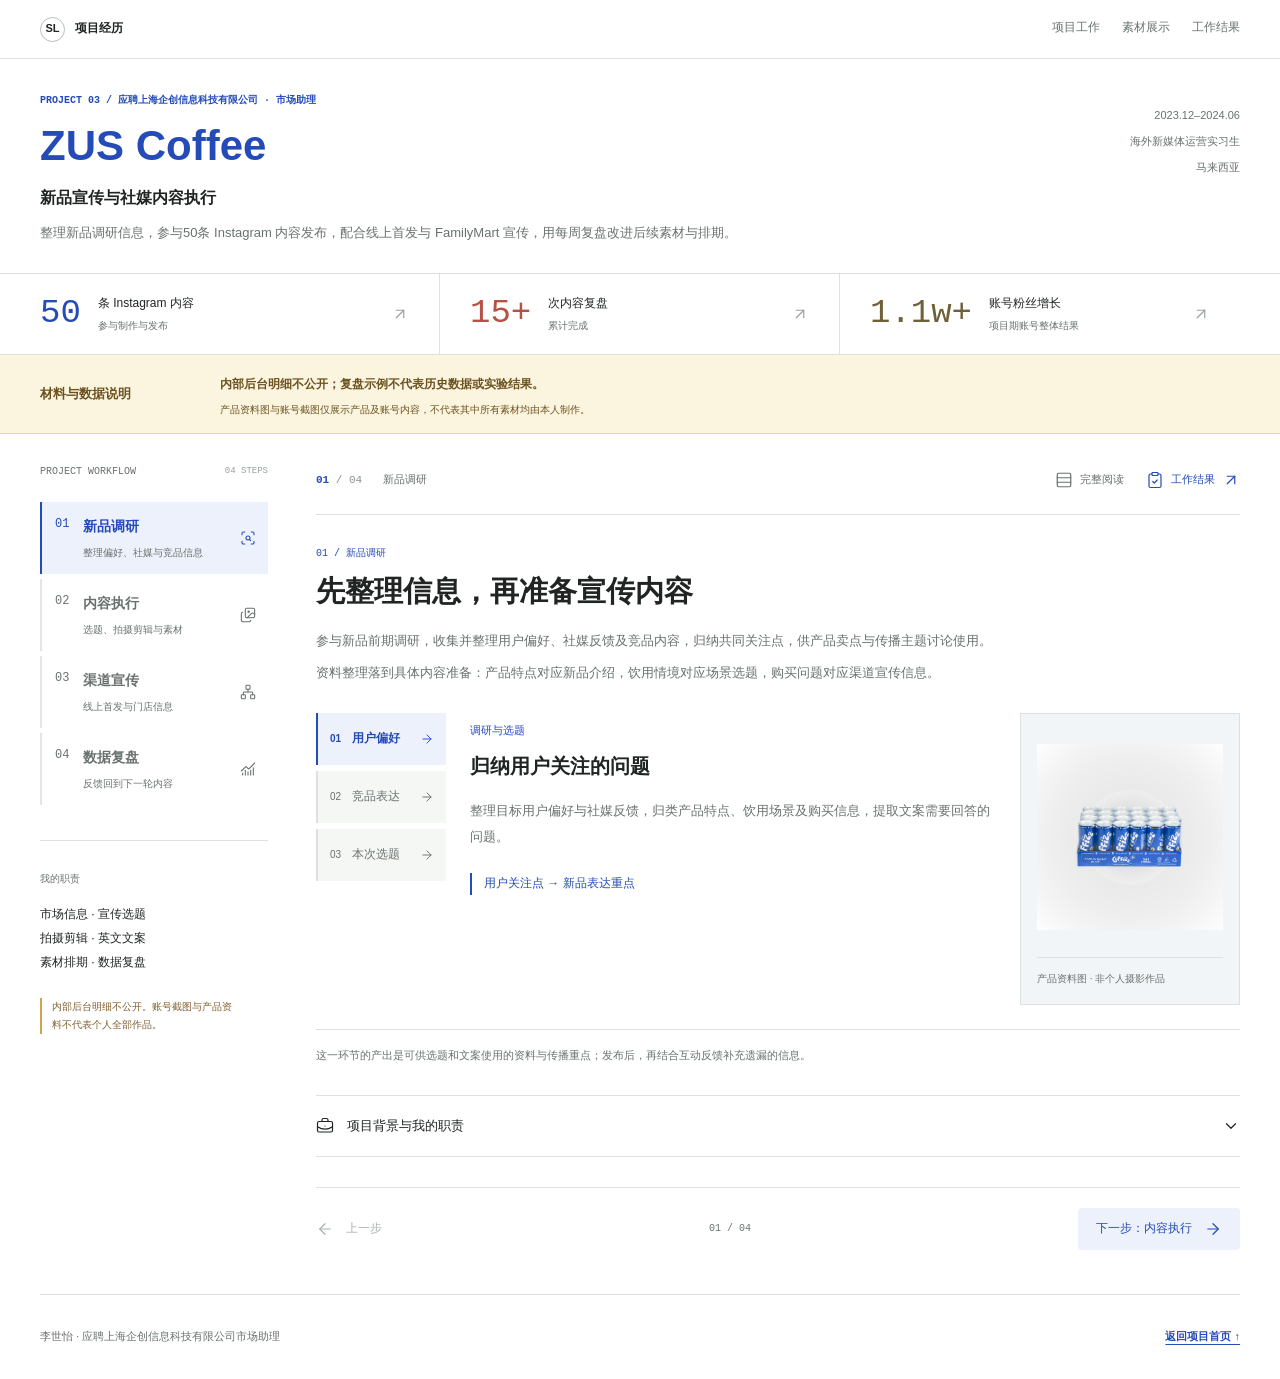
<file: docs/projects/zus-everywhere/case_study.html>
<!doctype html>
<html lang="zh-CN">
<head>
  <meta charset="UTF-8">
  <meta name="viewport" content="width=device-width, initial-scale=1">
  <meta name="description" content="应聘上海企创信息科技有限公司市场助理：ZUS Coffee新品宣传与社媒内容执行，展示市场资料整理、50条Instagram内容配合、渠道宣传与每周数据复盘。">
  <title>ZUS Coffee新品宣传与社媒内容执行 | 李世怡 · 上海企创市场助理</title>
  <style>
    :root { --ink: #202a38; --blue: #1645c3; --pink: #ad3168; --teal: #08786a; --gold: #805e13; --yellow: #ffe083; --line: #d9e0e8; --muted: #596777; --soft: #f4f6f9; }
    * { box-sizing: border-box; }
    html { scroll-behavior: smooth; scroll-padding-top: 86px; }
    body { margin: 0; color: var(--ink); background: #fff; font: 16px/1.8 Inter, -apple-system, BlinkMacSystemFont, "Segoe UI", "PingFang SC", "Microsoft YaHei", sans-serif; letter-spacing: 0; }
    h1, h2, h3, h4, p, figure { margin: 0; }
    h1, h2, h3, h4 { line-height: 1.4; letter-spacing: 0; text-wrap: balance; }
    p { overflow-wrap: anywhere; }
    a { color: inherit; text-underline-offset: 4px; }
    img { display: block; max-width: 100%; height: auto; }
    button { font: inherit; cursor: pointer; touch-action: manipulation; }
    button, a { -webkit-tap-highlight-color: transparent; }
    [hidden] { display: none !important; }
    :focus-visible { outline: 3px solid var(--pink); outline-offset: 4px; }
    .wrap { width: min(1180px, calc(100% - 64px)); margin-inline: auto; }
    .skip-link { position: fixed; top: 10px; left: 10px; z-index: 100; padding: 8px 12px; background: #fff; transform: translateY(-160%); }
    .skip-link:focus { transform: none; }
    .nav { position: sticky; top: 0; z-index: 30; display: flex; align-items: center; justify-content: space-between; gap: 24px; min-height: 64px; padding: 0 max(32px, calc((100% - 1180px) / 2)); background: #fffffffa; border-bottom: 1px solid var(--line); }
    .brand { display: inline-flex; align-items: center; gap: 10px; color: var(--blue); text-decoration: none; font-size: 13px; font-weight: 750; white-space: nowrap; }
    .brand-mark { display: grid; place-items: center; width: 28px; height: 28px; border: 1px solid var(--blue); border-radius: 50%; font-size: 11px; }
    .nav-links { display: flex; gap: 22px; min-width: 0; overflow: auto; scrollbar-width: none; }
    .nav-links::-webkit-scrollbar { display: none; }
    .nav-links a { display: inline-flex; flex-shrink: 0; align-items: center; min-height: 44px; border-bottom: 2px solid transparent; color: var(--muted); text-decoration: none; font-size: 12px; }
    .nav-links a:hover, .nav-links a[aria-current="location"] { color: var(--blue); border-bottom-color: var(--blue); }
    .hero { position: relative; isolation: isolate; background: #d9e5ed; }
    .hero::before { content: ""; position: absolute; inset: 0; z-index: -1; background: linear-gradient(90deg, #f4f8fcfa 0%, #f4f8fcf5 36%, #f4f8fc75 60%, #f4f8fc00 80%), url("evidence/coffizz-launch.jpg") center 55% / cover no-repeat; }
    .hero-inner { padding-block: 55px 35px; }
    .eyebrow { margin-bottom: 20px; color: var(--blue); font-size: 11px; font-weight: 750; }
    h1 { color: var(--blue); font-size: 64px; line-height: 1.14; font-weight: 850; }
    h1 span { display: block; margin-top: 16px; color: var(--ink); font-size: 36px; line-height: 1.35; }
    .hero-copy { max-width: 570px; margin-top: 22px; color: #334558; font-size: 16px; line-height: 1.9; }
    .hero-meta { display: flex; flex-wrap: wrap; gap: 8px 20px; margin-top: 23px; font-size: 12px; color: #334558; }
    .hero-meta span { padding-left: 9px; border-left: 2px solid var(--blue); }
    .hero-source { max-width: 570px; margin-top: 28px; font-size: 10px; color: #3c4e5f; }
    .hero-source a { display: inline-flex; align-items: center; min-height: 32px; }
    .disclosure { background: var(--yellow); color: #362807; border-bottom: 1px solid #d9b759; }
    .disclosure-inner { display: grid; grid-template-columns: 205px 1fr; align-items: center; gap: 40px; padding-block: 21px; }
    .disclosure h2 { font-size: 18px; }
    .disclosure strong { font-size: 14px; }
    .disclosure p { font-size: 12px; margin-top: 5px; }
    .snapshot { border-bottom: 1px solid var(--line); }
    .metric-row { display: grid; grid-template-columns: repeat(3, minmax(0, 1fr)); }
    .metric { --accent: var(--blue); display: grid; grid-template-columns: auto 1fr; gap: 22px; align-items: center; padding: 28px; border-right: 1px solid var(--line); }
    .metric:first-child { padding-left: 0; }
    .metric:nth-child(2) { --accent: var(--teal); }
    .metric:last-child { --accent: var(--pink); border-right: 0; }
    .metric strong { color: var(--accent); font: 46px/1.2 "SFMono-Regular", Consolas, monospace; white-space: nowrap; }
    .metric b { display: block; font-size: 14px; }
    .metric small { display: block; font-size: 11px; color: var(--muted); margin-top: 4px; }
    .band { border-bottom: 1px solid var(--line); }
    .soft { background: var(--soft); }
    .section { padding-block: 74px; }
    .section-head { display: grid; grid-template-columns: .85fr 1.15fr; gap: 70px; margin-bottom: 34px; align-items: start; }
    .kicker { color: var(--blue); font-size: 11px; font-weight: 750; margin-bottom: 12px; }
    h2 { font-size: 36px; line-height: 1.35; }
    h3 { font-size: 22px; } h4 { font-size: 16px; }
    .lead { font-size: 15px; color: var(--muted); line-height: 1.95; padding-top: 3px; }
    .lead p + p { margin-top: 12px; }
    .roles { display: grid; grid-template-columns: repeat(3, minmax(0, 1fr)); gap: 30px; }
    .role { --accent: var(--blue); display: grid; grid-template-columns: 38px 1fr; gap: 18px; border-top: 3px solid var(--accent); padding-top: 24px; }
    .role:nth-child(2) { --accent: var(--pink); }
    .role:nth-child(3) { --accent: var(--teal); }
    .role > span { font: 28px/1.5 "SFMono-Regular", Consolas, monospace; color: var(--accent); }
    .role p { font-size: 13px; color: var(--muted); margin-top: 10px; }
    .research-grid { display: grid; grid-template-columns: repeat(3, minmax(0, 1fr)); gap: 30px; }
    .research-item { padding-top: 22px; border-top: 1px solid #b3bfcd; }
    .research-item > span { color: var(--blue); font: 12px/1.5 "SFMono-Regular", Consolas, monospace; }
    .research-item h3 { margin-top: 12px; }
    .research-item p { color: var(--muted); font-size: 14px; margin-top: 12px; }
    .research-item small { display: block; font-size: 11px; color: var(--gold); margin-top: 20px; }
    .research-note { padding-top: 24px; margin-top: 28px; border-top: 1px solid var(--line); font-size: 13px; color: var(--muted); }
    .workflow-heading { display: flex; justify-content: space-between; align-items: baseline; gap: 16px; flex-wrap: wrap; margin-bottom: 22px; }
    .workflow-heading h3 { font-size: 19px; }
    .example-label { font-size: 11px; color: var(--gold); font-weight: 650; }
    .workflow { display: grid; grid-template-columns: repeat(6, minmax(0, 1fr)); gap: 22px; list-style: none; margin: 0 0 38px; padding: 0; }
    .workflow li { --accent: var(--blue); position: relative; border-top: 3px solid var(--accent); padding-top: 20px; }
    .workflow li:nth-child(2), .workflow li:nth-child(5) { --accent: var(--pink); }
    .workflow li:nth-child(3), .workflow li:nth-child(6) { --accent: var(--teal); }
    .workflow li:not(:last-child)::after { content: "→"; position: absolute; right: -22px; top: -21px; color: var(--accent); font-size: 23px; background: #fff; padding-inline: 3px; }
    .workflow li > span { display: block; color: var(--accent); font: 29px/1.3 "SFMono-Regular", Consolas, monospace; margin-bottom: 12px; }
    .workflow h4 { font-size: 16px; }
    .workflow p { font-size: 12px; color: var(--muted); margin-top: 8px; }
    .tablist { display: flex; width: min(650px, 100%); padding: 4px; border: 1px solid #b7c4d4; background: #fff; border-radius: 6px; margin-bottom: 24px; }
    .tablist button { flex: 1; min-width: 0; min-height: 46px; padding: 8px 12px; border: 0; border-radius: 3px; color: var(--muted); background: transparent; font-size: 13px; }
    .tablist button[aria-selected="true"] { background: var(--blue); color: #fff; }
    .tablist button:hover:not([aria-selected="true"]) { background: var(--soft); color: var(--blue); }
    .panels { min-width: 0; }
    .panel { padding: 28px 0; border-block: 1px solid var(--line); min-width: 0; }
    .panel + .panel { margin-top: 24px; }
    .enhanced .panels { display: grid; }
    .enhanced .panel { grid-area: 1 / 1; margin: 0; }
    .enhanced .panel[aria-hidden="true"] { visibility: hidden; pointer-events: none; }
    .panel-heading { display: grid; grid-template-columns: 56px 1fr; align-items: center; gap: 20px; margin-bottom: 25px; }
    .panel-heading > span { color: var(--pink); font: 37px/1.2 "SFMono-Regular", Consolas, monospace; }
    .panel-heading small { display: block; font-size: 10px; color: var(--muted); margin-bottom: 7px; }
    .panel-heading h3 { font-size: 24px; }
    .panel-columns { display: grid; grid-template-columns: repeat(3, minmax(0, 1fr)); gap: 30px; }
    .panel-column { --accent: var(--blue); border-top: 3px solid var(--accent); padding-top: 17px; }
    .panel-column:nth-child(2) { --accent: var(--pink); }
    .panel-column:nth-child(3) { --accent: var(--teal); }
    .panel-column h4 { color: var(--accent); }
    .panel-column p { font-size: 14px; color: var(--muted); line-height: 1.9; margin-top: 11px; }
    .material-note { font-size: 11px; color: var(--muted); margin-top: 17px; }
    .evidence { display: grid; grid-template-columns: minmax(0, 1fr) minmax(0, 1fr); gap: 56px; align-items: start; margin-top: 50px; }
    .photo-link { display: block; cursor: zoom-in; border: 1px solid var(--line); background: #fff; }
    .photo-link:hover { outline: 3px solid var(--blue); outline-offset: -3px; }
    .feed img { width: 100%; aspect-ratio: 1206 / 2622; object-fit: contain; }
    figcaption { font-size: 11px; color: var(--muted); margin-top: 12px; }
    .evidence-copy { padding-top: 23px; border-top: 2px solid var(--ink); }
    .evidence-copy h3 { font-size: 27px; }
    .evidence-copy > p { margin-top: 16px; font-size: 14px; color: var(--muted); }
    .evidence-points { margin: 25px 0; }
    .evidence-points > div { padding-block: 16px; border-top: 1px solid var(--line); }
    .evidence-points dt { font-size: 14px; font-weight: 700; }
    .evidence-points dd { margin: 6px 0 0; font-size: 13px; color: var(--muted); }
    .image-note { padding: 16px 18px; margin-top: 20px; border-left: 3px solid #ae790b; background: var(--yellow); color: #362807; font-size: 12px; }
    .product-materials { display: grid; grid-template-columns: 1fr 1fr; gap: 18px; margin-top: 28px; }
    .product-materials img { width: 100%; aspect-ratio: 1; object-fit: contain; }
    .channel-steps { display: grid; grid-template-columns: repeat(3, minmax(0, 1fr)); gap: 30px; margin-bottom: 40px; }
    .channel-step { border-top: 3px solid var(--teal); padding-top: 22px; }
    .channel-step:nth-child(2) { border-color: var(--pink); }
    .channel-step:nth-child(3) { border-color: var(--blue); }
    .channel-step h3 { font-size: 21px; }
    .channel-step p { font-size: 13px; color: var(--muted); margin-top: 11px; }
    .review-intro { display: flex; justify-content: space-between; align-items: baseline; gap: 20px; flex-wrap: wrap; margin-bottom: 22px; }
    .review-intro h3 { font-size: 23px; }
    .review-note { padding: 15px 18px; background: #fff2c8; border-left: 3px solid #c79922; color: #604714; font-size: 12px; margin-bottom: 22px; }
    .results { background: #f1f7f4; }
    .result-list { list-style: none; margin: 0; padding: 0; border-top: 1px solid #b9d2c7; }
    .result-list li { display: grid; grid-template-columns: 55px .8fr 1.2fr; align-items: baseline; gap: 28px; padding-block: 26px; border-bottom: 1px solid #b9d2c7; }
    .result-list li > span { font: 22px/1.2 "SFMono-Regular", Consolas, monospace; color: var(--teal); }
    .result-list h3 { font-size: 22px; }
    .result-list p { font-size: 14px; color: var(--muted); }
    .scope-note { margin-top: 25px; font-size: 12px; color: #4b6258; }
    .scope-note strong { margin-right: 10px; color: #25654a; }
    .footer { padding-block: 22px; font-size: 11px; color: var(--muted); }
    .footer .wrap { display: flex; justify-content: space-between; gap: 20px; align-items: center; }
    .footer a { display: inline-flex; align-items: center; min-height: 44px; font-weight: 700; color: var(--blue); }
    @media (max-width: 1000px) {
      h1 { font-size: 55px; } h1 span { font-size: 32px; } h2 { font-size: 32px; }
      .hero-copy { max-width: 480px; }
      .metric { grid-template-columns: 1fr; gap: 9px; padding-inline: 22px; }
      .metric strong { font-size: 40px; }
      .section-head { gap: 36px; }
      .role { grid-template-columns: 30px 1fr; gap: 12px; } .role h3 { font-size: 20px; }
      .workflow { gap: 15px; } .workflow li:not(:last-child)::after { right: -19px; font-size: 20px; top: -19px; }
      .workflow h4 { font-size: 14px; }
      .evidence { gap: 30px; }
      .product-materials { gap: 12px; }
    }
    @media (max-width: 760px) {
      html { scroll-padding-top: 102px; }
      .wrap { width: calc(100% - 36px); }
      .nav { flex-direction: column; align-items: stretch; padding: 12px 18px 0; gap: 0; }
      .brand { font-size: 12px; } .brand-mark { width: 24px; height: 24px; }
      .nav-links { width: 100%; gap: 23px; } .nav-links a { font-size: 11px; }
      .hero::before { background-image: linear-gradient(90deg, #f4f8fcfa 0%, #f4f8fce8 48%, #f4f8fc85 100%), url("evidence/coffizz-launch.jpg"); background-position: center, 68% center; }
      .hero-inner { padding-block: 32px 22px; }
      h1 { font-size: 44px; } h1 span { margin-top: 14px; font-size: 27px; }
      .eyebrow { font-size: 10px; margin-bottom: 15px; }
      .hero-copy { font-size: 14px; margin-top: 17px; max-width: 390px; }
      .hero-meta { font-size: 10px; gap: 7px 14px; margin-top: 18px; }
      .hero-source { font-size: 10px; margin-top: 16px; }
      .disclosure-inner { grid-template-columns: 1fr; gap: 8px; padding-block: 18px; }
      .disclosure h2 { font-size: 18px; } .disclosure strong { font-size: 12px; } .disclosure p { font-size: 11px; }
      .metric, .metric:first-child { padding: 22px 12px; }
      .metric:first-child { padding-left: 0; } .metric:last-child { padding-right: 0; }
      .metric strong { font-size: 30px; } .metric b { font-size: 12px; } .metric small { font-size: 10px; }
      .section { padding-block: 50px; }
      .section-head { grid-template-columns: 1fr; gap: 18px; margin-bottom: 28px; }
      h2 { font-size: 29px; } .kicker { font-size: 10px; margin-bottom: 10px; } .lead { font-size: 14px; }
      .roles, .research-grid { grid-template-columns: 1fr; gap: 24px; }
      .role { padding-top: 18px; grid-template-columns: 35px 1fr; gap: 15px; }
      .role h3 { font-size: 21px; } .role p { margin-top: 7px; }
      .research-item { padding-top: 18px; } .research-item h3 { font-size: 21px; margin-top: 8px; }
      .research-item p { margin-top: 8px; font-size: 13px; } .research-item small { margin-top: 12px; }
      .research-note { font-size: 12px; padding-top: 20px; margin-top: 25px; }
      .workflow-heading h3 { font-size: 18px; } .example-label { font-size: 10px; }
      .workflow { grid-template-columns: 1fr; gap: 0; margin-bottom: 28px; }
      .workflow li { border-top: 0; border-left: 2px solid var(--accent); padding: 0 0 24px 54px; margin-left: 9px; }
      .workflow li:last-child { padding-bottom: 0; }
      .workflow li > span { position: absolute; top: 1px; left: 14px; font-size: 21px; }
      .workflow h4 { font-size: 17px; } .workflow p { margin-top: 6px; }
      .workflow li:not(:last-child)::after { content: "↓"; top: auto; bottom: 0; left: -10px; right: auto; font-size: 20px; padding: 0; }
      .tablist { width: 100%; margin-bottom: 20px; } .tablist button { font-size: 12px; padding-inline: 6px; }
      .panel { padding-block: 22px; }
      .panel-heading { grid-template-columns: 38px 1fr; gap: 15px; margin-bottom: 20px; }
      .panel-heading > span { font-size: 29px; } .panel-heading h3 { font-size: 21px; }
      .panel-columns { grid-template-columns: 1fr; gap: 23px; }
      .panel-column { padding-top: 15px; } .panel-column p { font-size: 13px; margin-top: 9px; }
      .material-note { font-size: 10px; }
      .evidence { grid-template-columns: 1fr; gap: 26px; margin-top: 35px; }
      .evidence-copy { padding-top: 19px; } .evidence-copy h3 { font-size: 25px; }
      .evidence-copy > p { font-size: 13px; }
      .product-materials { gap: 16px; }
      .channel-steps { grid-template-columns: 1fr; gap: 24px; margin-bottom: 30px; }
      .channel-step { padding-top: 18px; } .channel-step p { margin-top: 8px; }
      .review-intro { gap: 8px; } .review-intro h3 { font-size: 21px; }
      .review-note { font-size: 11px; padding: 14px 16px; }
      .result-list li { grid-template-columns: 32px 1fr; gap: 10px 16px; padding-block: 23px; }
      .result-list li > span { font-size: 19px; } .result-list h3 { font-size: 21px; }
      .result-list p { grid-column: 2; font-size: 13px; }
      .scope-note { font-size: 11px; } .scope-note strong { display: block; margin-bottom: 6px; }
      .footer .wrap { flex-direction: column; align-items: flex-start; gap: 6px; }
    }
    @media (max-width: 360px) { .metric strong { font-size: 26px; } .nav-links { gap: 17px; } }
    @media (prefers-reduced-motion: reduce) { html { scroll-behavior: auto; } }
  </style>
  <link rel="stylesheet" href="../ai-news-dashboard/case-study-workspace.css">
  <link rel="stylesheet" href="../project-workspace.css">
  <link rel="stylesheet" href="../market-workspace.css">
</head>
<body>
  <a class="skip-link" href="#overview">跳至项目内容</a>
  <nav class="nav" aria-label="页面导航">
    <a class="brand" href="../../" aria-label="返回作品集首页"><span class="brand-mark">SL</span><span>Shiyi Li · Market Assistant</span></a>
    <div class="nav-links"><a href="#overview">我的职责</a><a href="#research">内容调研</a><a href="#content">内容执行</a><a href="#review">渠道复盘</a><a href="#results">工作结果</a></div>
  </nav>
  <main>
    <header class="hero">
      <div class="wrap hero-inner">
        <p class="eyebrow">应聘上海企创信息科技有限公司 · 市场助理 / 项目 03</p>
        <h1>ZUS Coffee<span>新品宣传<br>与社媒内容执行</span></h1>
        <p class="hero-copy">整理新品调研信息，参与50条 Instagram 内容发布，配合线上首发与 FamilyMart 宣传，用每周复盘改进后续素材与排期。</p>
        <div class="hero-meta"><span>2023.12–2024.06</span><span>海外新媒体运营实习生</span><span>马来西亚</span></div>
        <p class="hero-source">COFFIZZ 产品资料图 · 非个人摄影作品 · <a href="https://siakapkeli.my/articles/zus-coffee-perkenalkan-coffizz-kopi-berkarbonat-halal-dalam-tin-pertama-di-malaysia" target="_blank" rel="noopener noreferrer">原图片来源 ↗</a></p>
      </div>
    </header>
    <aside class="disclosure" aria-labelledby="disclosure-title">
      <div class="wrap disclosure-inner"><h2 id="disclosure-title">材料与数据说明</h2><div><strong>内部后台明细不公开；复盘示例不代表历史数据或实验结果。</strong><p>产品资料图与账号截图仅展示产品及账号内容，不代表其中所有素材均由本人制作。</p></div></div>
    </aside>
    <div class="snapshot" aria-label="工作量与账号结果">
      <div class="wrap metric-row">
        <div class="metric"><strong>50</strong><div><b>条 Instagram 内容</b><small>协助制作与发布的内容条数</small></div></div>
        <div class="metric"><strong>15+</strong><div><b>次内容复盘</b><small>每周监测、累计输出复盘</small></div></div>
        <div class="metric"><strong>1.1w+</strong><div><b>账号粉丝增长</b><small>项目期账号整体结果</small></div></div>
      </div>
    </div>

    <section class="band" id="overview"><div class="wrap section">
      <div class="section-head"><div><p class="kicker">01 / 项目背景与职责</p><h2>把前期资料<br>变成宣传执行</h2></div><div class="lead"><p>在 Zuspresso (M) Sdn. Bhd. 担任海外新媒体运营实习生期间，围绕 ZUS Coffee 新品推广，参与调研资料整理、内容制作发布，以及线上首发和 FamilyMart 线下渠道宣传配合。</p><p>先归纳用户偏好、社媒反馈与竞品内容，供卖点和选题使用；再配合素材与排期执行，每周汇总数据、形成复盘，把调整建议带入下一轮制作。</p></div></div>
      <div class="roles">
        <article class="role"><span>01</span><div><h3>市场信息与文案支持</h3><p>整理用户偏好、社媒反馈与竞品内容，归纳新品卖点和传播主题，供宣传选题参考。</p></div></article>
        <article class="role"><span>02</span><div><h3>社媒内容与素材执行</h3><p>参与选题、拍摄、剪辑、英文文案及 hashtag，整理素材，协助完成50条内容发布。</p></div></article>
        <article class="role"><span>03</span><div><h3>渠道宣传与数据复盘</h3><p>整理宣传素材、门店信息与排期，每周汇总传播数据，支持下一轮内容与节奏调整。</p></div></article>
      </div>
    </div></section>

    <section class="band soft" id="research"><div class="wrap section">
      <div class="section-head"><div><p class="kicker">02 / 新品调研与传播策划</p><h2>把消费者偏好<br>转成内容重点</h2></div><div class="lead"><p>参与新品前期调研，收集并整理用户偏好、社媒反馈及竞品内容，归纳共同关注点，供产品卖点与传播主题讨论使用。</p><p>资料整理落到具体内容准备：产品特点对应新品介绍，饮用情境对应场景选题，购买问题对应渠道宣传信息。</p></div></div>
      <div class="research-grid">
        <article class="research-item"><span>01 / 用户与社媒</span><h3>归纳用户关注的问题</h3><p>整理目标用户偏好与社媒反馈，归类产品特点、饮用场景及购买信息，提取文案需要回答的问题。</p><small>用户关注点 → 新品表达重点</small></article>
        <article class="research-item"><span>02 / 竞品内容</span><h3>整理可参考的表达方式</h3><p>收集竞品的新品介绍、内容形式及渠道说明，比较信息重点，作为选题、画面与文案参考。</p><small>竞品内容观察 → 选题与形式参考</small></article>
        <article class="research-item"><span>03 / 宣传选题</span><h3>把调研交给内容制作</h3><p>结合已确认的产品资料归纳卖点与传播主题，整理英文表达、画面方向和渠道信息，支持后续制作。</p><small>调研与产品资料 → 选题、拍摄及英文表达</small></article>
      </div>
      <p class="research-note">这一环节的产出是可供选题和文案使用的资料与传播重点；发布后，再结合互动反馈补充遗漏的信息。</p>
    </div></section>

    <section class="band" id="content"><div class="wrap section">
      <div class="section-head"><div><p class="kicker">03 / Instagram 内容执行</p><h2>从选题与拍摄<br>跟到素材和发布</h2></div><div class="lead"><p>协助完成50条 Instagram 内容发布，参与选题、拍摄、剪辑、英文文案、hashtag 与素材整理，配合账号更新。</p><p>执行时围绕同一传播主题准备画面与文案，核对产品名称、英文表述和渠道说明，再与排期对应，减少发布信息遗漏。</p></div></div>
      <div class="workflow-heading"><h3>内容工作流程</h3><span class="example-label">工作环节整理 · 非历史排期记录</span></div>
      <ol class="workflow" aria-label="内容工作流程">
        <li><span>01</span><h4>调研资料整理</h4><p>归纳偏好、社媒与竞品信息</p></li>
        <li><span>02</span><h4>选题与文案</h4><p>准备卖点和英文表达</p></li>
        <li><span>03</span><h4>拍摄与剪辑</h4><p>参与画面与视频制作</p></li>
        <li><span>04</span><h4>素材整理与核对</h4><p>配合确认版本、信息与排期</p></li>
        <li><span>05</span><h4>协助内容发布</h4><p>配合文案、标签与素材上线</p></li>
        <li><span>06</span><h4>复盘与调整</h4><p>改进下一轮素材和发布节奏</p></li>
      </ol>
      <div class="tabbed" data-tab-group="content">
        <div class="tablist" role="tablist" aria-label="三类内容工作" hidden>
          <button id="content-tab-product" type="button" role="tab" aria-controls="content-product">新品介绍</button>
          <button id="content-tab-scene" type="button" role="tab" aria-controls="content-scene">生活场景</button>
          <button id="content-tab-channel" type="button" role="tab" aria-controls="content-channel">购买信息</button>
        </div>
        <div class="panels">
          <article class="panel" id="content-product"><div class="panel-heading"><span>01</span><div><small>新品介绍</small><h3>把产品信息说明白</h3></div></div><div class="panel-columns">
            <div class="panel-column"><h4>要传达什么</h4><p>新品是什么，有哪些值得关注的产品特点，以及本次发布需要说明的信息。</p></div>
            <div class="panel-column"><h4>参与的工作</h4><p>整理产品卖点，参与相关选题、拍摄剪辑与英文文案，配合素材准备。</p></div>
            <div class="panel-column"><h4>内容表达重点</h4><p>产品画面与文案相互对应，产品名称、信息和发布主题保持一致。</p></div>
          </div></article>
          <article class="panel" id="content-scene"><div class="panel-heading"><span>02</span><div><small>生活场景内容</small><h3>让画面贴近使用情境</h3></div></div><div class="panel-columns">
            <div class="panel-column"><h4>要传达什么</h4><p>产品可以出现在哪些日常情境中，让内容不只停留在包装和卖点介绍。</p></div>
            <div class="panel-column"><h4>参与的工作</h4><p>结合选题参与拍摄、剪辑与英文文案，整理不同版本和发布所需素材。</p></div>
            <div class="panel-column"><h4>内容表达重点</h4><p>让产品、场景和文字围绕同一个主题，避免画面与文案各说各的。</p></div>
          </div></article>
          <article class="panel" id="content-channel"><div class="panel-heading"><span>03</span><div><small>购买信息传播</small><h3>把购买信息补充清楚</h3></div></div><div class="panel-columns">
            <div class="panel-column"><h4>要传达什么</h4><p>新品的线上发布与线下渠道信息，让感兴趣的用户知道在哪里了解或购买。</p></div>
            <div class="panel-column"><h4>参与的工作</h4><p>配合线上首发及 FamilyMart 传播，协助整理宣传素材、门店信息与发布排期。</p></div>
            <div class="panel-column"><h4>内容表达重点</h4><p>核对产品名称、渠道说明与发布时间，避免信息遗漏或前后不一致。</p></div>
          </div></article>
        </div>
      </div>
      <p class="material-note">三类内容为工作说明的组织方式，不代表三组对照实验；未展示单条内容的后台数据或转化结论。</p>
      <div class="evidence">
        <figure class="feed"><a class="photo-link" href="../../works/covers/zus-everywhere.jpg" target="_blank" rel="noopener noreferrer" aria-label="查看 ZUS Everywhere 账号截图原图"><img src="../../works/covers/zus-everywhere.jpg" width="1206" height="2622" alt="ZUS Everywhere Instagram 账号截图，包含产品、场景及活动内容" loading="lazy"></a><figcaption>账号截图 · 保留原貌 · 不代表其中所有内容均由本人制作</figcaption></figure>
        <div class="evidence-copy">
          <p class="kicker">账号内容与产品资料</p><h3>画面、英文文案<br>和发布信息一起准备</h3>
          <p>账号截图呈现了产品、生活场景和活动等内容。我的参与范围以本页说明的选题、拍摄剪辑、英文文案及发布配合为准。</p>
          <dl class="evidence-points">
            <div><dt>画面与视频</dt><dd>参与拍摄和剪辑，围绕选题准备相应素材。</dd></div>
            <div><dt>英文文案与标签</dt><dd>参与英文 caption、hashtag 与产品信息整理。</dd></div>
            <div><dt>素材与发布时间</dt><dd>协助整理素材版本，配合发布排期与信息确认。</dd></div>
          </dl>
          <p class="image-note">材料说明：账号截图用于呈现整体内容风格；下方为产品资料图，并非个人摄影或设计作品。</p>
          <div class="product-materials">
            <figure><a class="photo-link" href="evidence/coffizz-product.png" target="_blank" rel="noopener noreferrer" aria-label="查看 COFFIZZ 产品资料原图"><img src="evidence/coffizz-product.png" width="1080" height="1080" alt="COFFIZZ 产品资料图" loading="lazy"></a><figcaption>COFFIZZ 产品资料图</figcaption></figure>
            <figure><a class="photo-link" href="evidence/coffizz-carton.png" target="_blank" rel="noopener noreferrer" aria-label="查看 COFFIZZ 包装资料原图"><img src="evidence/coffizz-carton.png" width="1080" height="1080" alt="COFFIZZ 外箱包装资料图" loading="lazy"></a><figcaption>COFFIZZ 包装资料图</figcaption></figure>
          </div>
        </div>
      </div>
    </div></section>

    <section class="band soft" id="review"><div class="wrap section">
      <div class="section-head"><div><p class="kicker">04 / 渠道宣传与数据复盘</p><h2>渠道信息准备齐<br>发布之后继续跟</h2></div><div class="lead"><p>配合产品线上首发及 FamilyMart 线下渠道宣传，协助整理推广素材、门店信息和发布排期，确保画面、文案与渠道信息相互对应。</p><p>每周跟踪并汇总传播数据，累计输出15+次内容复盘；结合表现与反馈提出内容调整方向，跟进到下一轮选题、素材和发布节奏。</p></div></div>
      <div class="channel-steps">
        <article class="channel-step"><h3>发布前：整理宣传资料</h3><p>准备首发素材、FamilyMart 门店信息与排期，配合核对产品名称、渠道说明和发布版本。</p></article>
        <article class="channel-step"><h3>发布后：汇总数据与反馈</h3><p>每周跟踪可获取的传播数据，结合用户对卖点、场景和购买信息的反馈形成复盘。</p></article>
        <article class="channel-step"><h3>下一轮：落实内容调整</h3><p>把复盘建议转成文案、画面或排期调整，继续观察新内容的表现，供下一次复盘使用。</p></article>
      </div>
      <div class="review-intro"><h3>复盘时，如何考虑下一步</h3><span class="example-label">复盘思路示意 · 非历史数据结论</span></div>
      <p class="review-note">以下是问题处理思路，不是历史用户原话、真实数据对比或已经验证的优化效果。数据有变化时，先核对内容、时间与其他影响因素，再讨论调整。</p>
      <div class="tabbed" data-tab-group="review">
        <div class="tablist" role="tablist" aria-label="复盘思路示例" hidden>
          <button id="review-tab-info" type="button" role="tab" aria-controls="review-info">购买地点询问</button>
          <button id="review-tab-response" type="button" role="tab" aria-controls="review-response">内容表现变化</button>
          <button id="review-tab-product" type="button" role="tab" aria-controls="review-product">产品问题反馈</button>
        </div>
        <div class="panels">
          <article class="panel" id="review-info"><div class="panel-heading"><span>01</span><div><small>示例情境</small><h3>评论里出现购买地点询问</h3></div></div><div class="panel-columns">
            <div class="panel-column"><h4>关注什么信息</h4><p>用户具体询问哪个产品、哪个地区或哪类购买渠道，不直接把询问当作成交。</p></div>
            <div class="panel-column"><h4>还需要核对什么</h4><p>检查原帖是否说明购买渠道，以及现有门店或购买入口信息是否仍然准确。</p></div>
            <div class="panel-column"><h4>可以怎样调整</h4><p>在信息确认后补充渠道说明，并在后续相关内容中更清楚地呈现购买信息。</p></div>
          </div></article>
          <article class="panel" id="review-response"><div class="panel-heading"><span>02</span><div><small>示例情境</small><h3>一条内容的表现发生变化</h3></div></div><div class="panel-columns">
            <div class="panel-column"><h4>关注什么信息</h4><p>在相同观察时长下，查看可获取的触达和互动表现，避免只看某一个数字。</p></div>
            <div class="panel-column"><h4>还需要核对什么</h4><p>核对主题、形式、发布时间，以及是否有活动或额外推广等影响。</p></div>
            <div class="panel-column"><h4>可以怎样调整</h4><p>提出下一条内容的具体尝试，如调整开头或信息顺序，发布后继续观察，不提前承诺效果。</p></div>
          </div></article>
          <article class="panel" id="review-product"><div class="panel-heading"><span>03</span><div><small>示例情境</small><h3>用户对产品信息有疑问</h3></div></div><div class="panel-columns">
            <div class="panel-column"><h4>关注什么信息</h4><p>区分用户是在询问产品信息，还是表达个人偏好，不从少量评论推断全部用户。</p></div>
            <div class="panel-column"><h4>还需要核对什么</h4><p>回看原内容是否解释清楚，再核对产品资料，确认哪些信息可以补充。</p></div>
            <div class="panel-column"><h4>可以怎样调整</h4><p>把已确认的信息补充到文案或后续选题中，涉及不确定的问题先与团队确认。</p></div>
          </div></article>
        </div>
      </div>
    </div></section>

    <section class="band results" id="results"><div class="wrap section">
      <div class="section-head"><div><p class="kicker">05 / 工作产出与结果</p><h2>宣传执行有产出<br>数据复盘接下一步</h2></div><div class="lead"><p>以调研资料支持宣传主题，以素材与发布配合支持渠道推广，再用每周复盘指导后续内容。以下工作量对应简历描述，粉丝增长为账号整体协同结果。</p></div></div>
      <ol class="result-list">
        <li><span>01</span><h3>协助50条内容发布</h3><p>参与选题、拍摄、剪辑、英文文案、hashtag 与素材整理，支持账号日常更新和新品宣传。</p></li>
        <li><span>02</span><h3>输出15+次内容复盘</h3><p>每周跟踪传播数据，形成复盘，并将调整建议带回下一轮内容、素材与发布节奏。</p></li>
        <li><span>03</span><h3>账号粉丝增长1.1w+</h3><p>协同带动项目期账号整体增长，不单独归因于某条内容。</p></li>
      </ol>
      <p class="scope-note"><strong>统计范围</strong>参与发布的内容条数、累计完成的复盘次数及项目期账号粉丝增长；原始后台明细不作公开展示。</p>
    </div></section>
  </main>
  <footer class="footer"><div class="wrap"><span>李世怡 · 应聘上海企创信息科技有限公司市场助理</span><a href="../../">返回项目首页 ↑</a></div></footer>
  <script>
    // Shared grid sizing keeps all tab states stable; without JS every panel is readable.
    document.querySelectorAll('[data-tab-group]').forEach(group => {
      const tablist = group.querySelector('[role="tablist"]');
      const tabs = [...tablist.querySelectorAll('[role="tab"]')];
      const panels = [...group.querySelectorAll('.panel')];
      function selectTab(tab) {
        tabs.forEach(item => {
          const selected = item === tab;
          item.setAttribute('aria-selected', String(selected));
          item.tabIndex = selected ? 0 : -1;
        });
        panels.forEach(panel => {
          const selected = panel.id === tab.getAttribute('aria-controls');
          panel.setAttribute('aria-hidden', String(!selected));
          panel.inert = !selected;
        });
      }
      panels.forEach((panel, index) => {
        panel.setAttribute('role', 'tabpanel');
        panel.setAttribute('aria-labelledby', tabs[index].id);
      });
      group.classList.add('enhanced');
      tablist.hidden = false;
      selectTab(tabs[0]);
      tabs.forEach((tab, index) => {
        tab.addEventListener('click', () => selectTab(tab));
        tab.addEventListener('keydown', event => {
          let next;
          if (event.key === 'ArrowRight') next = (index + 1) % tabs.length;
          if (event.key === 'ArrowLeft') next = (index - 1 + tabs.length) % tabs.length;
          if (event.key === 'Home') next = 0;
          if (event.key === 'End') next = tabs.length - 1;
          if (next === undefined) return;
          event.preventDefault();
          selectTab(tabs[next]);
          tabs[next].focus();
        });
      });
    });
    if ('IntersectionObserver' in window) {
      const links = [...document.querySelectorAll('.nav-links a')];
      const observer = new IntersectionObserver(entries => {
        const visible = entries.filter(entry => entry.isIntersecting).sort((a, b) => a.boundingClientRect.top - b.boundingClientRect.top)[0];
        if (!visible) return;
        links.forEach(link => {
          if (link.hash === '#' + visible.target.id) link.setAttribute('aria-current', 'location');
          else link.removeAttribute('aria-current');
        });
      }, { rootMargin: '-110px 0px -55% 0px' });
      links.forEach(link => observer.observe(document.querySelector(link.hash)));
    }
  </script>
  <script src="../ai-news-dashboard/lucide.min.js"></script>
  <script src="../project-workspace.js" data-project="zus"></script>
</body>
</html>
</file>
<file: docs/projects/ai-news-dashboard/case-study-workspace.css>
:root { --ink: #202523; --muted: #69716e; --line: #dce1de; --soft: #f5f7f5; --blue: #126c62; --cyan: #126c62; --pink: #bd514d; }
.project-subtitle { margin-top: 10px; font-size: 20px; }
.hero h1 span { font-size: 36px; }
.need-tabs, .chart-tabs { display: flex; gap: 0; border-bottom: 1px solid var(--line); }
.need-tabs button, .chart-tabs button { border: 0; border-bottom: 2px solid transparent; background: none; padding: 12px 15px; color: var(--muted); font-size: 13px; }
.need-tabs [aria-selected="true"], .chart-tabs [aria-selected="true"] { border-bottom-color: var(--cyan); color: var(--cyan); font-weight: 700; }
.need-explorer { display: grid; grid-template-columns: minmax(0, 1fr) 230px; gap: 40px; }
.need-label { margin-top: 26px; font-size: 11px; color: var(--muted); }
.need-question { margin-top: 8px; font-size: 23px; }
.need-decisions { margin: 23px 0 0; }
.need-decisions > div { display: grid; grid-template-columns: 64px minmax(0, 1fr); gap: 18px; border-top: 1px solid var(--line); padding-block: 14px; font-size: 13px; }
.need-decisions dt { color: var(--muted); }
.need-decisions dd { margin: 0; }
.need-evidence { padding: 15px; background: #f0f3f0; border: 1px solid var(--line); }
.need-evidence img { height: 270px; object-fit: contain; }
.need-evidence figcaption { margin-top: 16px; border-top: 1px solid var(--line); padding-top: 12px; }
.need-evidence figcaption span { font-size: 10px; }
.need-evidence strong { font-size: 12px; margin-top: 4px; }
.need-source { margin-top: 24px; font-size: 11px; color: var(--muted); }
.interactive-case { background: #fff; }
.interactive-case svg.lucide { width: 18px; height: 18px; flex: 0 0 auto; }
.interactive-case .report, .interactive-case .hero-inner, .interactive-case .metric-strip { width: min(1280px, calc(100% - 80px)); }
.interactive-case .site-nav { min-height: 58px; padding: 0 max(40px, calc((100% - 1280px) / 2)); color: var(--ink); background: #fffffff5; border-bottom-color: var(--line); }
.interactive-case .brand-mark { border-color: #b6c0ba; width: 25px; height: 25px; }
.interactive-case .nav-brand { font-size: 12px; }
.interactive-case .nav-links a { color: var(--muted); min-height: 58px; gap: 5px; }
.interactive-case .nav-links a.active, .interactive-case .nav-links a:hover { color: var(--cyan); border-bottom-color: var(--cyan); }
.interactive-case .hero { min-height: 0; background: #fff; color: var(--ink); border-bottom: 1px solid var(--line); }
.interactive-case .hero::before { display: none; }
.interactive-case .hero-inner { position: relative; padding-block: 34px 28px; }
.interactive-case .eyebrow { margin-bottom: 13px; color: var(--cyan); font: 600 10px/1.5 "SFMono-Regular", Consolas, monospace; }
.interactive-case h1 { font-size: 42px; line-height: 1.2; font-weight: 760; }
.interactive-case h1 span { display: inline-block; margin-left: 14px; padding-left: 20px; border-left: 1px solid #acb9b1; font-size: 26px; font-weight: 500; vertical-align: middle; }
.interactive-case .project-subtitle { font-size: 16px; font-weight: 650; margin-top: 13px; }
.interactive-case .hero-copy { color: var(--muted); font-size: 13px; line-height: 1.8; margin-top: 8px; max-width: 730px; }
.interactive-case .hero-meta { position: absolute; right: 0; top: 47px; margin: 0; display: grid; gap: 6px; font-size: 11px; color: var(--muted); }
.interactive-case .hero-meta span { border: none; padding: 0; text-align: right; }
.interactive-case .metric-strip { grid-template-columns: repeat(3, minmax(0, 1fr)); }
.summary-stat { display: flex; align-items: center; gap: 20px; padding: 20px 30px; border-right: 1px solid var(--line); text-decoration: none; }
.summary-stat:first-child { padding-left: 0; }
.summary-stat:last-child { border: 0; }
.summary-stat > strong { font: 500 36px/1.2 "SFMono-Regular", Consolas, monospace; color: var(--cyan); white-space: nowrap; }
.summary-stat:nth-child(2) > strong { color: #b75145; }
.summary-stat:nth-child(3) > strong { color: #6e6137; }
.summary-stat > strong span { font-size: 21px; }
.summary-stat > strong small { font: 11px sans-serif; margin-right: 3px; }
.summary-stat > span { font-size: 12px; }
.summary-stat > span small { display: block; color: var(--muted); font-size: 10px; margin-top: 3px; }
.summary-stat > svg { margin-left: auto; color: #9aa49e; transition: transform .2s; }
.summary-stat:hover svg { transform: translate(2px, -2px); color: var(--ink); }
.workspace { display: grid; grid-template-columns: 228px minmax(0, 1fr); gap: 48px; padding-top: 30px; padding-bottom: 40px; scroll-margin-top: 78px; align-items: start; }
.workspace-rail { position: sticky; top: 83px; }
.rail-label { display: flex; align-items: center; justify-content: space-between; margin-bottom: 23px; font: 10px/1.5 "SFMono-Regular", Consolas, monospace; color: var(--muted); }
.rail-label span { color: #97a099; font-size: 9px; }
.workflow-tabs { display: grid; gap: 5px; }
.workflow-tabs button { position: relative; display: flex; align-items: center; gap: 14px; min-height: 72px; padding: 12px 12px 12px 13px; text-align: left; border: 0; border-left: 2px solid #e2e7e3; background: #fff; color: var(--muted); }
.workflow-tabs button[aria-selected="true"] { border-left-color: var(--cyan); background: #edf4ef; color: #174d3f; }
.workflow-tabs button:hover { background: #f4f7f4; }
.step-number { font: 12px/1.4 "SFMono-Regular", Consolas, monospace; align-self: flex-start; padding-top: 2px; }
.step-text { min-width: 0; }
.step-text strong { display: block; font-size: 14px; font-weight: 650; }
.step-text small { display: block; margin-top: 4px; font-size: 10px; font-weight: 400; color: var(--muted); }
.workflow-tabs button > svg { margin-left: auto; width: 16px !important; height: 16px !important; }
.rail-ownership { margin-top: 35px; padding-top: 22px; border-top: 1px solid var(--line); }
.rail-ownership > span { font-size: 10px; color: var(--muted); }
.rail-ownership p { margin-top: 10px; font-size: 12px; line-height: 2; }
.rail-note { color: #80602f; border-left: 2px solid #d1a550; padding-left: 10px; margin-top: 24px; font-size: 10px; max-width: 195px; }
.workspace-body { min-width: 0; }
.workspace-toolbar { display: flex; align-items: center; justify-content: space-between; gap: 12px; min-height: 34px; margin-bottom: 26px; padding-bottom: 18px; border-bottom: 1px solid var(--line); }
.workspace-breadcrumb { color: #89938c; font: 11px/1.5 "SFMono-Regular", Consolas, monospace; }
.workspace-breadcrumb b { color: var(--cyan); font-weight: 700; }
.workspace-breadcrumb > span { font: 11px sans-serif; color: var(--muted); margin-left: 14px; }
.workspace-actions { display: flex; align-items: center; gap: 22px; }
.workspace-actions a, .workspace-actions button { display: flex; align-items: center; gap: 7px; min-height: 32px; padding: 0; border: 0; background: transparent; color: var(--muted); text-decoration: none; font-size: 11px; }
.workspace-actions .tool-link { color: var(--cyan); }
.workspace-actions a:hover, .workspace-actions button:hover { color: var(--ink); }
.workflow-panel { min-width: 0; scroll-margin-top: 80px; }
.workflow-panel:focus { outline: none; }
.workflow-panel:focus-visible { outline: 2px solid var(--cyan); outline-offset: 9px; }
.workflow-panel:not([hidden]) { animation: reveal-panel .22s ease-out; }
.workflow-panel .section { width: 100%; padding: 0; margin: 0; scroll-margin-top: 85px; }
.workflow-panel .section-head { grid-template-columns: 1fr; gap: 14px; margin-bottom: 28px; }
.workflow-panel .kicker { font: 10px/1.5 "SFMono-Regular", Consolas, monospace; margin-bottom: 9px; color: var(--cyan); }
.workflow-panel h2 { font-size: 29px; line-height: 1.4; font-weight: 700; }
.workflow-panel .section-lead { max-width: 760px; font-size: 13px; line-height: 1.85; }
.workflow-footer { display: flex; justify-content: space-between; align-items: center; gap: 12px; border-top: 1px solid var(--line); margin-top: 30px; padding-block: 20px 4px; }
.workflow-footer button { display: inline-flex; align-items: center; justify-content: center; gap: 12px; border: 0; min-height: 42px; padding: 9px 0; background: #fff; color: var(--cyan); font-size: 12px; }
.workflow-footer button:disabled { color: #aab2ad; cursor: default; }
.workflow-footer .step-next { background: #eaf2ec; padding-inline: 18px; border-radius: 4px; }
.workflow-footer .step-next:hover { background: #dceade; }
.step-position { font: 10px "SFMono-Regular", Consolas, monospace; color: var(--muted); }
.is-full-read .workflow-panel + .workflow-panel { border-top: 1px solid var(--line); margin-top: 45px; padding-top: 40px; }
.is-full-read .workflow-footer { display: none; }
.campaign-flow { padding-block: 20px; border-block: 1px solid var(--line); margin-bottom: 26px; }
.campaign-flow-label { display: flex; justify-content: space-between; gap: 12px; font-size: 11px; }
.campaign-flow-label span + span { color: var(--muted); font-size: 10px; }
.campaign-flow ol { display: grid; grid-template-columns: repeat(4, minmax(0, 1fr)); padding: 0; margin: 30px 0; list-style: none; }
.campaign-flow li { position: relative; min-width: 0; border-top: 1px solid #b7cbbd; padding: 20px 18px 0 0; }
.campaign-flow li > svg { display: block; color: var(--cyan); margin-bottom: 18px; }
.campaign-flow li > span { position: absolute; top: -10px; left: 0; padding-right: 8px; background: #fff; color: #5c7866; font: 10px "SFMono-Regular", Consolas, monospace; }
.campaign-flow li h3 { font-size: 16px; }
.campaign-flow li p { font-size: 11px; color: var(--muted); margin-top: 8px; }
.evidence-jump { display: inline-flex; align-items: center; gap: 16px; font-size: 12px; color: var(--cyan); text-decoration: none; }
.workflow-panel .campaign-brief { border: 0; padding: 0; }
.workflow-panel .campaign-brief h3 { font-size: 18px; margin-block: 6px 15px; }
.workflow-panel .campaign-note, .workflow-panel .case-takeaway { font-size: 12px; padding: 15px 0 15px 15px; border: 0; border-left: 2px solid var(--cyan); margin-block: 26px 0; }
.workflow-panel .campaign-note strong { display: block; margin-bottom: 6px; font-size: 11px; color: var(--cyan); }
.workflow-panel .materials-credit { margin: -7px 0 22px; font-size: 12px; color: #151a17; font-weight: 600; }
.creative-viewer { display: grid; grid-template-columns: 290px minmax(0, 1fr); gap: 38px; align-items: stretch; border-block: 1px solid var(--line); padding-block: 22px; }
.creative-image { position: relative; display: grid; place-items: center; min-width: 0; padding: 15px; background: #f1f3ef; height: 332px; }
.creative-image > img { width: 100%; height: 302px; object-fit: contain; }
.creative-zoom { display: grid; place-items: center; position: absolute; right: 8px; bottom: 8px; width: 36px; height: 36px; border: 1px solid #d9ded8; background: #ffffffee; border-radius: 4px; color: var(--ink); }
.creative-zoom:hover { background: #dcebdd; }
.creative-index { color: var(--cyan); font: 11px "SFMono-Regular", Consolas, monospace; margin-top: 7px; }
.creative-annotation h3 { font-size: 23px; margin-top: 12px; }
.creative-annotation dl, #channel-detail dl { margin: 20px 0 0; }
.creative-annotation dl > div, #channel-detail dl > div { padding-block: 11px; border-top: 1px solid var(--line); display: grid; grid-template-columns: 65px minmax(0, 1fr); gap: 14px; font-size: 12px; }
.creative-annotation dt, #channel-detail dt { color: var(--muted); }
.creative-annotation dd, #channel-detail dd { margin: 0; }
.creative-credit { margin-top: 13px; color: var(--muted); font-size: 10px; }
.workflow-panel .material-group { margin-top: 24px; }
.workflow-panel .material-group + .material-group { padding-top: 0; border: 0; margin-top: 24px; }
.workflow-panel .material-group-head { margin-bottom: 12px; }
.workflow-panel .material-group-head h4 { font-size: 12px; font-weight: 600; }
.workflow-panel .material-group-head > span { font-size: 10px; }
.workflow-panel .journey-material-grid { grid-template-columns: repeat(4, minmax(0, 1fr)); gap: 15px; }
.workflow-panel .campaign-material-visual { max-width: none; height: 96px; padding: 8px; border: 1px solid var(--line); background: #f7f8f5; transition: border-color .18s, background .18s; }
.workflow-panel .campaign-material-visual a { cursor: pointer; }
.workflow-panel .campaign-material-visual a:hover { outline: none; }
.workflow-panel .campaign-material-visual:has(a:focus-visible) { outline: 2px solid var(--cyan); }
.workflow-panel .campaign-material.is-selected .campaign-material-visual { border: 2px solid var(--cyan); padding: 7px; background: #eaf1e8; }
.workflow-panel .campaign-material figcaption { display: block; border: 0; margin-top: 7px; padding: 0; }
.workflow-panel .campaign-material figcaption b, .workflow-panel .campaign-material figcaption span { display: none; }
.workflow-panel .campaign-material figcaption strong { font-size: 11px; font-weight: 500; text-align: center; }
.workflow-panel .campaign-material.is-selected figcaption strong { color: var(--cyan); font-weight: 700; }
.evidence-drawer { margin-top: 30px; border-block: 1px solid var(--line); }
.evidence-drawer > summary { display: flex; align-items: center; gap: 13px; padding: 18px 0; font-size: 13px; cursor: pointer; list-style: none; }
.evidence-drawer > summary::-webkit-details-marker { display: none; }
.evidence-drawer > summary > span { flex: 1; }
.evidence-drawer > summary small { margin-left: 14px; font-size: 10px; color: #80602f; }
.evidence-drawer > summary > svg:last-child { transition: transform .2s; }
.evidence-drawer[open] > summary > svg:last-child { transform: rotate(180deg); }
.evidence-drawer > .section { padding-block: 12px 25px; }
.evidence-drawer h2 { font-size: 23px; }
.workflow-panel .channel-map { grid-template-columns: 170px minmax(0, 1fr); gap: 32px; padding-block: 0 24px; align-items: stretch; border-bottom: 1px solid var(--line); }
.channel-select { display: grid; align-content: start; gap: 6px; }
.channel-select button { display: flex; gap: 12px; align-items: center; min-height: 52px; padding: 12px; border: 0; border-left: 2px solid var(--line); color: var(--muted); font-size: 13px; background: var(--soft); text-align: left; }
.channel-select button > span { font-size: 10px; }
.channel-select button > svg { margin-left: auto; width: 14px !important; }
.channel-select [aria-selected="true"] { background: #eaf2ec; border-color: var(--cyan); color: var(--cyan); }
.channel-content-label { display: block; font-size: 11px; color: var(--cyan); margin-top: 8px; }
#channel-detail { min-height: 230px; }
#channel-detail h3 { font-size: 23px; margin-top: 10px; }
.workflow-panel .subsection-heading { margin-top: 26px; margin-bottom: 20px; }
.workflow-panel .subsection-heading h3 { font-size: 18px; }
.workflow-panel .creator-route { gap: 24px; }
.workflow-panel .creator-route h4 { font-size: 14px; }
.workflow-panel .creator-route p { font-size: 12px; }
.workflow-panel .project-outcomes { gap: 18px; padding-block: 22px; }
.workflow-panel .outcome-value { font-size: 43px; }
.workflow-panel .outcome-value span { font-size: 25px; }
.workflow-panel .outcome-value small { font-size: 11px; }
.workflow-panel .project-outcomes h3 { font-size: 12px; margin-top: 8px; }
.workflow-panel .project-outcomes p { font-size: 11px; margin-top: 6px; }
.workflow-panel #results .back-link { display: none; }
.workflow-panel .outcome-context { margin-top: 15px; font-size: 11px; }
.workflow-panel .outcome-disclosure { padding: 12px 15px; font-size: 10px; margin-top: 18px; background: #fcf4e3; border-left: 2px solid #c1a44a; color: #735b28; }
.workflow-panel .outcome-disclosure strong { display: inline; margin-right: 10px; }
.workflow-panel #research { margin-top: 30px; }
.chart-tabs { margin-top: 18px; }
.chart-tabs button { display: flex; gap: 18px; align-items: center; font-size: 12px; }
.chart-tabs button strong { font: 600 13px "SFMono-Regular", Consolas, monospace; }
.workflow-panel .result-charts { grid-template-columns: minmax(0, 1fr); margin-top: 20px; }
.workflow-panel .result-chart { border-top: 0; padding-top: 0; }
.workflow-panel .result-chart figcaption { display: flex; flex-wrap: wrap; align-items: baseline; gap: 8px 18px; }
.workflow-panel .result-chart figcaption p { margin: 0; }
.workflow-panel .comparison-plot { height: 170px; max-width: 660px; }
.workflow-panel .chart-source { font-size: 10px; }
.workflow-panel .feedback-rows > div { grid-template-columns: minmax(0, 1fr) minmax(0, 1.5fr) 48px; gap: 20px; }
.workflow-panel .feedback-rows span { font-size: 12px; }
.workflow-panel .feedback-rows p { font-size: 12px; }
.review-loop { display: flex; gap: 18px; align-items: center; padding: 18px 0; border-top: 1px solid var(--line); text-decoration: none; color: var(--cyan); margin-top: 25px; }
.review-loop strong { font-size: 13px; }
.review-loop small { display: block; font-size: 11px; color: var(--muted); margin-top: 5px; }
.review-loop > svg:last-child { margin-left: auto; }
.workflow-panel .dashboard-shot { border-color: var(--line); border-radius: 4px; }
.workflow-panel .dashboard-shot img { max-height: 330px; }
.workflow-panel .demo-footer > span { color: var(--muted); }
.workflow-panel .primary-link { color: var(--cyan); border-color: #b6cfc0; }
.tool-drawer { border-top: 0; margin-top: 34px; }
.tool-drawer:first-child { margin-top: 0; }
.tool-drawer + #results { margin-top: 32px; }
.tool-drawer > summary { border-left: 4px solid var(--cyan); background: #e8f2ed; padding: 22px 24px; font-size: 20px; font-weight: 750; color: #173d31; }
.tool-drawer > summary > svg:first-child { width: 26px; height: 26px; color: var(--cyan); }
.tool-drawer > summary small { display: block; margin: 5px 0 0; font-size: 12px; font-weight: 650; color: #805522; }
.tool-drawer > #sop { padding-top: 20px; }
.tool-drawer #sop .section-head { margin-bottom: 16px; }
.tool-drawer #sop .section-head > div { display: none; }
.tool-drawer .demo-footer { margin: 0 0 20px; }
.tool-drawer .demo-footer > span { font-size: 12px; font-weight: 600; color: #805522; }
.tool-drawer .primary-link { min-height: 48px; padding: 11px 22px; border-color: #126c62; background: #126c62; color: #fff; font-size: 14px; font-weight: 650; }
.tool-drawer .primary-link:hover { background: #0e5149; border-color: #0e5149; color: #fff; }
.interactive-case .footer { padding-block: 22px; border-top: 1px solid var(--line); }
@keyframes reveal-panel { from { opacity: .6; transform: translateY(5px); } to { opacity: 1; transform: none; } }
@media (max-width: 1150px) {
  .interactive-case .hero-meta { position: static; display: flex; margin-top: 15px; gap: 12px 20px; }
  .interactive-case .hero-meta span { text-align: left; }
  .workspace { grid-template-columns: 195px minmax(0, 1fr); gap: 28px; }
  .summary-stat { gap: 14px; padding-inline: 20px; }
  .summary-stat > strong { font-size: 29px; }
  .summary-stat > span { font-size: 11px; }
  .summary-stat > svg { display: none; }
  .step-text strong { font-size: 13px; }
  .workflow-tabs button { gap: 10px; padding-left: 10px; }
  .need-explorer { grid-template-columns: minmax(0, 1fr) 195px; gap: 24px; }
  .need-evidence img { height: 240px; }
  .creative-viewer { grid-template-columns: 230px minmax(0, 1fr); gap: 25px; }
  .creative-image { height: 310px; }
  .creative-image > img { height: 280px; }
  .creative-annotation h3 { font-size: 20px; }
  .need-question { font-size: 20px; }
}
@media (max-width: 900px) {
  .interactive-case .report, .interactive-case .hero-inner, .interactive-case .metric-strip { width: calc(100% - 40px); }
  .interactive-case .site-nav { padding-inline: 20px; }
  .workspace { grid-template-columns: minmax(0, 1fr); gap: 24px; padding-top: 20px; scroll-margin-top: 77px; }
  .workspace-rail { position: sticky; top: 58px; background: #fff; z-index: 20; padding-top: 10px; border-bottom: 1px solid var(--line); }
  .rail-label, .rail-ownership, .rail-note { display: none; }
  .workflow-tabs { display: flex; gap: 0; overflow-x: auto; scrollbar-width: thin; scrollbar-color: #d7e0d7 transparent; }
  .workflow-tabs button { min-height: 59px; flex: 1 0 130px; border-left: 0; border-bottom: 2px solid var(--line); gap: 10px; padding: 10px 12px; }
  .workflow-tabs button[aria-selected="true"] { border-bottom-color: var(--cyan); }
  .step-text small { font-size: 9px; }
  .workflow-tabs button > svg { display: none; }
  .step-number { font-size: 10px; }
  .workflow-panel .section, .workflow-panel { scroll-margin-top: 150px; }
  .workspace-toolbar { margin-bottom: 22px; }
  .need-explorer { grid-template-columns: minmax(0, 1fr) 230px; gap: 30px; }
  .creative-viewer { grid-template-columns: 260px minmax(0, 1fr); }
}
@media (max-width: 600px) {
  .interactive-case .site-nav { flex-direction: row; gap: 15px; min-height: 53px; padding-block: 0; }
  .interactive-case .nav-links { width: auto; gap: 15px; }
  .interactive-case .nav-links a { min-height: 53px; font-size: 10px; }
  .interactive-case .nav-links a:first-child, .interactive-case .nav-links a:last-child { display: none; }
  .interactive-case .hero-inner { padding-block: 25px 22px; }
  .interactive-case h1 { font-size: 31px; }
  .interactive-case h1 span { font-size: 19px; padding-left: 12px; margin-left: 8px; }
  .interactive-case .project-subtitle { font-size: 14px; margin-top: 12px; }
  .interactive-case .hero-copy { font-size: 12px; line-height: 1.85; }
  .interactive-case .hero-meta { display: flex; font-size: 10px; gap: 5px 14px; }
  .interactive-case .hero-meta span:first-child { flex-basis: 100%; }
  .summary-stat { display: block; padding: 17px 11px; }
  .summary-stat > strong { display: block; font-size: 27px; min-height: 38px; }
  .summary-stat > strong span { font-size: 17px; }
  .summary-stat > strong small { font-size: 9px; }
  .summary-stat > span { font-size: 10px; line-height: 1.6; display: block; }
  .summary-stat > span small { font-size: 9px; min-height: 30px; }
  .summary-stat:last-child { padding-right: 0; }
  .workspace { gap: 20px; padding-top: 8px; scroll-margin-top: 66px; }
  .workspace-rail { top: 53px; }
  .workflow-tabs button { flex-basis: 128px; padding: 10px; }
  .workspace-breadcrumb > span { display: none; }
  .workspace-actions { gap: 17px; }
  .workspace-actions a, .workspace-actions button { font-size: 10px; gap: 5px; }
  .workspace-actions svg.lucide { width: 15px; height: 15px; }
  .workspace-actions .tool-link > svg:last-child { display: none; }
  .workflow-panel h2 { font-size: 23px; }
  .workflow-panel .section-head { gap: 10px; margin-bottom: 22px; }
  .workflow-panel .section-lead { font-size: 12px; }
  .need-explorer { grid-template-columns: minmax(0, 1fr); gap: 24px; }
  .need-tabs button { flex: 1; font-size: 12px; padding: 10px 8px; }
  .need-label { margin-top: 19px; font-size: 10px; }
  .need-question { font-size: 19px; }
  .need-decisions { margin-top: 17px; }
  .need-decisions > div { font-size: 12px; gap: 14px; padding-block: 12px; }
  .need-evidence { display: grid; grid-template-columns: 132px minmax(0, 1fr); gap: 20px; align-items: center; }
  .need-evidence img { height: 174px; }
  .need-evidence figcaption { border: 0; margin: 0; padding: 0; }
  .need-source { font-size: 10px; margin-top: 18px; }
  .workflow-footer { gap: 8px; }
  .workflow-footer button { font-size: 11px; gap: 7px; }
  .workflow-footer .step-next { padding-inline: 10px; }
  .workflow-footer .step-position { display: none; }
  .campaign-flow-label { flex-direction: column; gap: 4px; }
  .campaign-flow ol { grid-template-columns: repeat(2, minmax(0, 1fr)); gap: 30px 20px; }
  .campaign-flow li h3 { font-size: 15px; }
  .campaign-flow li > svg { margin-bottom: 10px; }
  .workflow-panel .campaign-brief h3 { font-size: 17px; }
  .workflow-panel .campaign-brief dl > div { font-size: 12px; grid-template-columns: 60px minmax(0, 1fr); gap: 12px; }
  .workflow-panel .campaign-brief dt, .workflow-panel .campaign-brief dd { font-size: 12px; }
  .creative-viewer { grid-template-columns: minmax(0, 1fr); gap: 22px; padding-block: 18px; }
  .creative-image { height: 274px; }
  .creative-image > img { height: 244px; }
  .creative-annotation h3 { font-size: 21px; margin-top: 8px; }
  .creative-annotation dl { margin-top: 14px; }
  .creative-annotation dl > div { font-size: 12px; }
  .creative-credit { margin-top: 10px; }
  .workflow-panel .journey-material-grid { gap: 8px; }
  .workflow-panel .campaign-material-visual { height: 80px; padding: 5px; }
  .workflow-panel .campaign-material.is-selected .campaign-material-visual { padding: 4px; }
  .workflow-panel .campaign-material figcaption strong { font-size: 10px; }
  .evidence-drawer > summary { font-size: 12px; }
  .evidence-drawer > summary small { display: block; margin: 4px 0 0; font-size: 9px; }
  .tool-drawer > summary { padding: 18px 15px; font-size: 18px; gap: 12px; }
  .tool-drawer > summary small { font-size: 11px; margin-top: 5px; }
  .tool-drawer .demo-footer { align-items: stretch; gap: 12px; }
  .tool-drawer .demo-footer > span { font-size: 11px; }
  .tool-drawer .primary-link { width: 100%; justify-content: center; }
  .workflow-panel .channel-map { grid-template-columns: minmax(0, 1fr); gap: 18px; }
  .channel-select { display: flex; gap: 5px; }
  .channel-select button { flex: 1; justify-content: center; min-width: 0; font-size: 12px; min-height: 43px; padding: 10px 6px; border-left: 0; border-bottom: 2px solid var(--line); }
  .channel-select button > span, .channel-select button > svg { display: none; }
  #channel-detail { min-height: 225px; }
  #channel-detail h3 { font-size: 21px; }
  .workflow-panel .creator-route { grid-template-columns: minmax(0, 1fr); gap: 0; }
  .workflow-panel .creator-route li { padding-block: 14px; }
  .workflow-panel .creator-route p { margin-top: 6px; }
  .workflow-panel .project-outcomes { grid-template-columns: minmax(0, 1fr); padding: 0; gap: 0; }
  .workflow-panel .project-outcomes > div { grid-template-columns: 115px minmax(0, 1fr); gap: 5px 15px; padding-block: 18px; }
  .workflow-panel .outcome-value { font-size: 34px; }
  .workflow-panel .outcome-value span { font-size: 21px; }
  .workflow-panel .project-outcomes h3 { margin-top: 0; }
  .workflow-panel .subsection-heading h3 { font-size: 17px; }
  .chart-tabs button { justify-content: flex-start; flex-direction: column; align-items: flex-start; gap: 5px; flex: 1; font-size: 11px; padding: 12px 9px; }
  .workflow-panel .comparison-plot { height: 160px; }
  .workflow-panel .feedback-rows > div { grid-template-columns: minmax(0, 1fr) 45px; gap: 6px 12px; }
  .workflow-panel .feedback-rows span, .workflow-panel .feedback-rows p { font-size: 11px; }
  .workflow-panel .feedback-rows strong { font-size: 10px; }
}
@media (max-width: 360px) {
  .interactive-case h1 { font-size: 27px; }
  .interactive-case h1 span { font-size: 17px; }
  .summary-stat > strong { font-size: 23px; }
  .summary-stat { padding-inline: 8px; }
  .need-evidence { grid-template-columns: 110px minmax(0, 1fr); gap: 15px; }
  .need-evidence img { height: 155px; }
  .creative-annotation dl > div { gap: 10px; }
}
@media (prefers-reduced-motion: reduce) {
  .workflow-panel:not([hidden]) { animation: none; }
  .interactive-case * { transition: none !important; scroll-behavior: auto !important; }
}
@media print {
  .interactive-case .site-nav, .workspace-rail, .workspace-toolbar, .workflow-footer, .creative-zoom { display: none; }
  .interactive-case .workspace { display: block; width: 100%; }
  .workflow-panel[hidden], .result-chart[hidden] { display: block !important; }
  .workflow-panel { margin-top: 24px; break-before: auto; }
  .need-explorer, .creative-viewer { break-inside: avoid; }
}
</file>
<file: docs/projects/project-workspace.css>
.companion-case .report { margin-inline: auto; }
.companion-case .wrap { width: min(1280px, calc(100% - 80px)); }
.companion-case .hero-inner { display: block; }
.companion-case .hero { display: block; }
.companion-case .nav-brand { color: var(--ink); }
.companion-case .nav-brand .brand-mark { border-color: #b6c0ba; color: var(--ink); }
.companion-case .hero h1 { max-width: 780px; }
.companion-case .hero-meta { position: absolute; }
.companion-case .hero-meta span { border: 0; }
.project-zus { --cyan: #244bb8; --blue: #244bb8; --teal: #137764; }
.project-zus .eyebrow, .project-zus h1 { color: #244bb8; }
.project-zus .workflow-tabs button[aria-selected="true"], .project-zus .workflow-footer .step-next { background: #edf1fc; color: #244bb8; }
.project-zus .workflow-tabs button:hover, .project-zus .workflow-footer .step-next:hover { background: #e4eafa; }
.project-education h1 { color: #222a26; }
.companion-case .companion-metrics {
  display: grid;
  grid-template-columns: repeat(3, minmax(0, 1fr));
  margin-inline: auto;
}
.project-education .companion-metrics { grid-template-columns: repeat(4, minmax(0, 1fr)); }
.companion-case .summary-stat { padding-block: 19px; gap: 17px; }
.companion-case .summary-stat > strong { font-size: 34px; }
.project-education .summary-stat { padding-inline: 20px; }
.project-education .summary-stat:first-child { padding-left: 0; }
.project-education .summary-stat > strong { font-size: 29px; }
.companion-case .summary-stat:nth-child(4) > strong { color: #a33d63; }
.companion-case .disclosure { border-bottom-color: #e4d7ad; background: #fbf4df; color: #6c5220; }
.companion-case .disclosure-inner { grid-template-columns: 150px minmax(0, 1fr); gap: 30px; padding-block: 14px; }
.companion-case .disclosure h2 { font-size: 13px; }
.companion-case .disclosure strong { font-size: 12px; font-weight: 650; }
.companion-case .disclosure p { font-size: 10px; margin-top: 3px; }
.companion-case .workflow-panel .section { padding: 0; width: 100%; scroll-margin-top: 95px; }
.asset-gallery { scroll-margin-top: 180px; }
.companion-case .section-head .lead { font-size: 13px; line-height: 1.85; }
.companion-case .section-head .lead p + p { margin-top: 8px; }
.companion-case .workflow-panel .kicker { line-height: 1.7; }
.companion-case .workflow-panel h2 { line-height: 1.4; }
.companion-case .workflow-panel h3 { font-size: 21px; }
.companion-case .workflow-panel .lead { color: var(--muted); }
.companion-case .responsibilities-drawer > .section { padding-block: 20px; }
.companion-case .responsibilities-drawer .section-head h2 { font-size: 23px; }
.companion-case .responsibilities, .companion-case .roles { gap: 22px; }
.companion-case .responsibility, .companion-case .role { grid-template-columns: 24px minmax(0, 1fr); gap: 12px; padding-top: 16px; border-top-width: 2px; }
.companion-case .responsibility > span, .companion-case .role > span { font-size: 18px; }
.companion-case .responsibility h3, .companion-case .role h3 { font-size: 15px; }
.companion-case .responsibility p, .companion-case .role p { font-size: 12px; }
.project-explorer { display: grid; grid-template-columns: 165px minmax(0, 1fr); gap: 30px; align-items: start; }
.explorer-tabs { display: grid; gap: 6px; }
.explorer-tabs button { border: 0; border-left: 2px solid var(--line); background: #f5f7f5; min-height: 52px; padding: 12px; display: flex; align-items: center; gap: 11px; color: var(--muted); font-size: 13px; text-align: left; }
.explorer-tabs button > span:first-child { font-size: 10px; }
.explorer-tabs button > svg { margin-left: auto; width: 14px !important; }
.explorer-tabs button[aria-selected="true"] { border-left-color: var(--cyan); background: #eaf2ec; color: var(--cyan); font-weight: 650; }
.project-zus .explorer-tabs button[aria-selected="true"] { background: #edf1fc; }
.explorer-detail { min-width: 0; min-height: 290px; }
.explorer-eyebrow { color: var(--cyan); font-size: 11px; margin-top: 8px; }
.explorer-detail h3 { margin-top: 12px; font-size: 23px; }
.explorer-copy { color: var(--muted); font-size: 13px; line-height: 1.95; margin-top: 18px; }
.explorer-takeaway { color: var(--cyan); border-left: 2px solid var(--cyan); padding-left: 12px; margin-top: 24px; font-size: 12px; }
.explorer-rows { margin: 22px 0 0; }
.explorer-rows > div { display: grid; grid-template-columns: 70px minmax(0, 1fr); gap: 14px; padding-block: 12px; border-top: 1px solid var(--line); font-size: 12px; }
.explorer-rows dt { color: var(--muted); }
.explorer-rows dd { margin: 0; }
.research-body { display: grid; grid-template-columns: minmax(0, 1fr) 220px; gap: 30px; }
.research-body .project-explorer { grid-template-columns: 130px minmax(0, 1fr); gap: 24px; }
.research-body .explorer-tabs button { font-size: 12px; }
.research-body .explorer-detail h3 { font-size: 20px; }
.research-product { padding: 16px; border: 1px solid var(--line); background: #f2f5f8; align-self: stretch; display: grid; align-content: center; }
.research-product img { width: 100%; height: 215px; object-fit: contain; }
.research-product figcaption { font-size: 10px; border-top: 1px solid var(--line); padding-top: 12px; }
.companion-case .research-note { margin-top: 24px; padding-top: 16px; font-size: 11px; }
.companion-case .workflow { gap: 14px; margin-bottom: 30px; }
.companion-case .workflow li { padding-top: 15px; border-top-width: 2px; }
.companion-case .workflow li::after { font-size: 18px; right: -15px; top: -16px; }
.companion-case .workflow li > span { font-size: 20px; margin-bottom: 10px; }
.companion-case .workflow h4 { font-size: 12px; }
.companion-case .workflow p { font-size: 10px; }
.companion-case .workflow-heading { margin-bottom: 19px; }
.companion-case .workflow-heading h3 { font-size: 16px; }
.companion-case .example-label { font-size: 10px; color: #805d23; }
.companion-case .tablist, .companion-case .feedback-tabs { width: 100%; border: 0; border-bottom: 1px solid var(--line); border-radius: 0; padding: 0; background: #fff; }
.companion-case .tablist button, .companion-case .feedback-tabs button { border-radius: 0; border-bottom: 2px solid transparent; background: #fff; color: var(--muted); font-size: 12px; min-height: 44px; padding-inline: 8px; }
.companion-case .tablist button[aria-selected="true"], .companion-case .feedback-tabs button[aria-selected="true"] { background: #fff; border-bottom-color: var(--cyan); color: var(--cyan); font-weight: 700; }
.companion-case .panel { border-top: 0; padding-block: 6px 24px; }
.companion-case .panel-heading { grid-template-columns: 36px minmax(0, 1fr); gap: 16px; margin-bottom: 24px; }
.companion-case .panel-heading > span { font-size: 25px; }
.companion-case .panel-heading h3 { font-size: 23px; }
.companion-case .panel-columns { gap: 25px; }
.companion-case .panel-column { padding-top: 15px; border-top-width: 2px; }
.companion-case .panel-column h4 { font-size: 14px; }
.companion-case .panel-column p { font-size: 12px; }
.companion-case .material-note { font-size: 10px; margin-top: 16px; }
.asset-tabs { display: flex; border-bottom: 1px solid var(--line); margin-bottom: 22px; }
.asset-tabs button { flex: 1; border: 0; background: #fff; border-bottom: 2px solid transparent; color: var(--muted); font-size: 12px; min-height: 44px; padding: 10px; }
.asset-tabs button[aria-selected="true"] { color: var(--cyan); border-color: var(--cyan); font-weight: 700; }
#asset-detail { display: grid; grid-template-columns: 290px minmax(0, 1fr); gap: 36px; border-bottom: 1px solid var(--line); padding-bottom: 25px; min-height: 360px; }
.asset-visual { position: relative; background: #f2f5f8; height: 330px; padding: 16px; display: grid; place-items: center; }
.asset-visual > img { width: 100%; height: 298px; object-fit: contain; }
.asset-zoom { display: grid; place-items: center; position: absolute; right: 9px; bottom: 9px; width: 38px; height: 38px; border: 1px solid var(--line); border-radius: 4px; background: #fffffff2; color: var(--ink); }
.asset-zoom:hover { background: #e1e8fc; }
.asset-count { color: var(--cyan); font-size: 11px; margin-top: 10px; }
.asset-caption h3 { font-size: 24px; margin-top: 15px; }
.asset-caption > p[data-asset-context] { font-size: 13px; color: var(--muted); margin-top: 20px; }
.asset-credit { border-left: 2px solid #c4a556; background: #fbf4df; font-size: 12px; color: #76591b; padding: 13px 16px; margin-top: 22px; }
.asset-original { display: inline-flex; align-items: center; gap: 12px; min-height: 44px; margin-top: 20px; color: var(--cyan); font-size: 12px; text-decoration: none; }
.companion-case .asset-source { margin: 18px 0 0; max-width: none; font-size: 10px; color: var(--muted); }
.companion-case .production-drawer .evidence-copy { border: 0; padding-bottom: 20px; }
.companion-case .production-drawer .evidence-copy h3 { font-size: 20px; }
.companion-case .production-drawer .evidence-copy > p { font-size: 12px; }
.companion-case .production-drawer .evidence-points { display: grid; grid-template-columns: repeat(3, minmax(0, 1fr)); gap: 22px; }
.companion-case .production-drawer .evidence-points dd { font-size: 12px; }
.companion-case .image-note { padding: 13px 15px; font-size: 11px; border-left-width: 2px; background: #fbf4df; }
.asset-lightbox { width: min(900px, calc(100% - 32px)); max-height: calc(100dvh - 32px); padding: 0; border: 0; border-radius: 6px; color: var(--ink); background: #fff; overflow: hidden; }
.asset-lightbox::backdrop { background: #121921bd; }
.asset-lightbox header { display: flex; align-items: center; justify-content: space-between; gap: 16px; min-height: 60px; padding: 10px 18px; border-bottom: 1px solid var(--line); }
.asset-lightbox header h2 { font-size: 17px; }
.asset-close { width: 40px; height: 40px; flex: 0 0 40px; display: grid; place-items: center; border: 0; border-radius: 4px; color: var(--ink); background: var(--soft); }
.asset-lightbox-body { padding: 16px; max-height: calc(100dvh - 155px); overflow: auto; }
.asset-lightbox-body img { width: auto; max-height: calc(100dvh - 190px); max-width: 100%; margin: auto; object-fit: contain; }
.asset-lightbox-note { color: #805d23; font-size: 11px; padding: 10px 18px; border-top: 1px solid var(--line); }
.companion-case .channel-steps { gap: 24px; border-top: 1px solid var(--line); padding-top: 24px; margin: 26px 0 0; }
.companion-case .channel-step { border: 0; padding-top: 0; }
.companion-case .channel-step h3 { font-size: 14px; }
.companion-case .channel-step p { font-size: 12px; }
.companion-case .review-intro { gap: 12px; margin-bottom: 18px; }
.companion-case .review-intro h3 { font-size: 18px; }
.companion-case .review-note { background: #fbf4df; color: #70521d; font-size: 11px; padding: 12px 16px; border-left-width: 2px; }
.companion-case .workflow-panel #results { margin-top: 36px; }
.companion-case .workflow-panel > #results:first-child { margin-top: 0; }
.companion-case .result-metrics { display: grid; grid-template-columns: repeat(3, minmax(0, 1fr)); gap: 24px; padding-block: 24px; border-block: 1px solid var(--line); margin-bottom: 24px; }
.result-metrics strong { display: block; color: var(--cyan); font: 500 40px/1.3 "SFMono-Regular", Consolas, monospace; }
.result-metrics > div:nth-child(2) strong { color: #137764; }
.result-metrics > div:nth-child(3) strong { color: #a94364; }
.companion-case .result-metrics h3 { margin-top: 12px; font-size: 13px; }
.result-metrics p { font-size: 11px; color: var(--muted); margin-top: 5px; }
.companion-case .result-list { border-color: var(--line); }
.companion-case .result-list li { border-color: var(--line); grid-template-columns: 32px minmax(0, .85fr) minmax(0, 1.15fr); gap: 20px; padding-block: 20px; }
.companion-case .result-list li > span { color: var(--cyan); font-size: 16px; }
.companion-case .result-list h3 { font-size: 15px; }
.companion-case .result-list p { font-size: 12px; color: var(--muted); }
.companion-case .scope-note { color: #795a24; font-size: 11px; padding: 14px 16px; border-left: 2px solid #bc9945; background: #fbf4df; }
.companion-case .scope-note strong { color: #795a24; }
.companion-case .footer { padding: 20px 0; margin-inline: auto; width: min(1280px, calc(100% - 80px)); }
.companion-case .footer .wrap { width: 100%; }
.companion-case .case-question { min-height: 86px; grid-template-columns: 40px minmax(0, 1fr); gap: 18px; }
.companion-case .case-question > span { font-size: 29px; }
.companion-case .case-question h3 { font-size: 23px; }
.companion-case .decision-panel { padding-block: 8px 24px; border-top: 0; }
.companion-case .decision-columns { gap: 24px; }
.companion-case .decision-column { border-top-width: 2px; padding-top: 16px; }
.companion-case .decision-column h4 { font-size: 14px; }
.companion-case .decision-column p { min-height: 115px; font-size: 12px; margin-top: 12px; }
.companion-case .decision-column small { font-size: 10px; }
.companion-case .example-note { font-size: 10px; }
.companion-case .usage-path { gap: 16px; padding-top: 22px; margin-bottom: 24px; }
.companion-case .usage-path li { border-top-width: 2px; padding-top: 17px; }
.companion-case .usage-path li::after { font-size: 18px; top: -16px; right: -17px; background: #fff; }
.companion-case .path-number { font-size: 22px; margin-bottom: 14px; }
.companion-case .usage-path h4 { font-size: 13px; }
.companion-case .usage-path p { font-size: 11px; }
.article-outline { margin-top: 25px; padding: 17px 0; border-block: 1px solid var(--line); }
.article-outline > span { color: var(--muted); font-size: 10px; }
.article-outline > p { margin-top: 10px; font-size: 14px; line-height: 1.9; }
.content-connection { display: flex; align-items: center; gap: 16px; margin-top: 28px; border-top: 1px solid var(--line); padding-top: 23px; }
.content-connection > svg { color: var(--cyan); }
.content-connection > div { flex: 1; }
.content-connection strong { font-size: 13px; }
.content-connection p { font-size: 12px; color: var(--muted); margin-top: 8px; }
.content-connection > a { display: inline-flex; align-items: center; gap: 10px; color: var(--cyan); font-size: 12px; text-decoration: none; min-height: 44px; }
.resource-purpose { margin-top: 20px; font-size: 12px; color: var(--cyan); }
.document-preview { padding: 0; margin: 16px 0 0; list-style: none; border-top: 1px solid var(--line); }
.document-preview li { display: grid; grid-template-columns: 22px 50px minmax(0, 1fr); gap: 14px; padding-block: 12px; border-bottom: 1px solid var(--line); align-items: baseline; }
.document-preview span { font: 10px "SFMono-Regular", Consolas, monospace; color: var(--cyan); }
.document-preview strong { font-size: 12px; font-weight: 650; }
.document-preview p { font-size: 12px; color: var(--muted); }
.companion-case .resource-explorer .explorer-detail { min-height: 390px; }
.companion-case .document-outline { grid-template-columns: minmax(0, .8fr) minmax(0, 1.2fr); gap: 30px; margin-top: 28px; padding-top: 26px; }
.companion-case .outline-intro h3 { font-size: 18px; }
.companion-case .outline-intro p { font-size: 12px; }
.companion-case .outline-steps li { grid-template-columns: 22px 62px minmax(0, 1fr); gap: 13px; }
.companion-case .outline-steps li strong { font-size: 12px; }
.companion-case .outline-steps li p { font-size: 11px; }
.companion-case .pilot-stages { grid-template-columns: 165px minmax(0, 1fr); gap: 30px; }
.companion-case .practice-note { font-size: 12px; margin: 24px 0 0; padding: 16px 0 16px 16px; border: 0; border-left: 2px solid var(--cyan); }
.companion-case .practice-note strong { display: block; color: var(--cyan); font-size: 11px; margin-bottom: 7px; }
.companion-case .workflow-summary { font-size: 11px; gap: 8px; margin-top: 23px; padding-top: 17px; }
@media (max-width: 1150px) {
  .companion-case .hero-meta { position: static; }
  .companion-case .summary-stat { gap: 12px; padding-inline: 18px; }
  .companion-case .summary-stat > strong { font-size: 28px; }
  .project-education .summary-stat { display: block; }
  .project-education .summary-stat > strong { display: block; min-height: 40px; }
  .research-body { grid-template-columns: minmax(0, 1fr); gap: 25px; }
  .research-body .project-explorer { grid-template-columns: 155px minmax(0, 1fr); }
  .research-product { grid-template-columns: 150px minmax(0, 1fr); gap: 25px; align-items: center; }
  .research-product img { height: 160px; }
  .research-product figcaption { border: 0; margin: 0; padding: 0; }
  .project-explorer, .companion-case .pilot-stages { grid-template-columns: 145px minmax(0, 1fr); gap: 22px; }
  #asset-detail { grid-template-columns: 230px minmax(0, 1fr); gap: 25px; }
  .asset-visual { height: 310px; }
  .asset-visual > img { height: 278px; }
  .companion-case .workflow { grid-template-columns: repeat(3, minmax(0, 1fr)); gap: 24px; }
  .companion-case .workflow li:nth-child(3)::after { display: none; }
  .companion-case .panel-columns, .companion-case .decision-columns { gap: 18px; }
  .companion-case .decision-column p { min-height: 165px; }
  .companion-case .result-list li { gap: 15px; }
  .result-metrics strong { font-size: 32px; }
}
@media (max-width: 900px) {
  .companion-case .wrap, .companion-case .footer { width: calc(100% - 40px); }
  .companion-case .hero-meta { display: flex; }
  .companion-case .workflow-panel .section { scroll-margin-top: 155px; }
  .companion-case .disclosure-inner { grid-template-columns: 1fr; gap: 7px; padding-block: 13px; }
  .companion-case .disclosure h2 { font-size: 12px; }
  .research-body { grid-template-columns: minmax(0, 1fr) 180px; gap: 24px; }
  .research-body .project-explorer { grid-template-columns: 1fr; gap: 18px; }
  .research-body .explorer-tabs { display: flex; gap: 5px; }
  .research-body .explorer-tabs button { flex: 1; font-size: 11px; justify-content: center; padding: 10px 7px; min-height: 43px; }
  .research-body .explorer-tabs button > span:first-child, .research-body .explorer-tabs button > svg { display: none; }
  .research-product { display: grid; grid-template-columns: 1fr; padding: 12px; gap: 10px; }
  .research-product figcaption { padding-top: 12px; border-top: 1px solid var(--line); font-size: 9px; }
  .companion-case .decision-column p { min-height: 135px; }
}
@media (max-width: 600px) {
  .companion-case .hero h1 { font-size: 32px; }
  .companion-case .hero-meta { position: static; }
  .companion-case .hero-meta span:first-child { flex-basis: auto; }
  .companion-case .summary-stat { display: block; padding: 16px 9px; }
  .companion-case .summary-stat:first-child { padding-left: 0; }
  .companion-case .summary-stat > strong { display: block; font-size: 25px; min-height: 38px; }
  .companion-case .summary-stat > span { font-size: 10px; }
  .companion-case .summary-stat > span small { font-size: 9px; }
  .project-education .companion-metrics { grid-template-columns: repeat(2, minmax(0, 1fr)); }
  .project-education .summary-stat { padding: 13px 12px; display: flex; gap: 14px; }
  .project-education .summary-stat:first-child { padding-left: 12px; }
  .project-education .summary-stat:nth-child(2) { border-right: 0; }
  .project-education .summary-stat:nth-child(n+3) { border-top: 1px solid var(--line); }
  .project-education .summary-stat > strong { min-height: 0; font-size: 22px; }
  .project-education .summary-stat > span { font-size: 10px; }
  .project-education .summary-stat > span small { display: none; }
  .companion-case .disclosure-inner { gap: 5px; }
  .companion-case .disclosure strong { font-size: 11px; }
  .companion-case .disclosure p { font-size: 10px; }
  .companion-case .section-head .lead { font-size: 12px; }
  .companion-case .workflow-panel h3 { font-size: 19px; }
  .project-explorer, .companion-case .pilot-stages { grid-template-columns: 1fr; gap: 21px; }
  .explorer-tabs { display: flex; gap: 4px; }
  .explorer-tabs button { flex: 1; min-width: 0; justify-content: center; border-left: 0; border-bottom: 2px solid var(--line); padding: 10px 5px; min-height: 44px; font-size: 11px; text-align: center; }
  .explorer-tabs button[aria-selected="true"] { border-bottom-color: var(--cyan); }
  .explorer-tabs button > span:first-child, .explorer-tabs button > svg { display: none; }
  .explorer-detail { min-height: 285px; }
  .explorer-detail h3 { font-size: 20px; }
  .explorer-eyebrow { font-size: 10px; }
  .explorer-copy { font-size: 12px; margin-top: 15px; }
  .explorer-rows > div { gap: 12px; grid-template-columns: 62px minmax(0, 1fr); }
  .research-body { grid-template-columns: 1fr; gap: 20px; }
  .research-body .project-explorer { grid-template-columns: 1fr; }
  .research-body .explorer-detail { min-height: 215px; }
  .research-product { grid-template-columns: 135px minmax(0, 1fr); gap: 22px; align-items: center; }
  .research-product img { height: 150px; }
  .research-product figcaption { border: 0; padding: 0; }
  .companion-case .responsibilities, .companion-case .roles { grid-template-columns: 1fr; gap: 20px; }
  .companion-case .responsibility h3, .companion-case .role h3 { font-size: 16px; }
  .companion-case .responsibilities-drawer .section-head h2 { font-size: 21px; }
  .companion-case .workflow { grid-template-columns: repeat(3, minmax(0, 1fr)); gap: 21px 14px; }
  .companion-case .workflow li { margin-left: 0; border-left: 0; border-top: 2px solid var(--accent); padding: 13px 0 0; }
  .companion-case .workflow li > span { position: static; font-size: 17px; }
  .companion-case .workflow h4 { font-size: 11px; }
  .companion-case .workflow p { font-size: 10px; line-height: 1.7; }
  .companion-case .workflow li::after { content: "→"; top: -15px; right: -13px; left: auto; bottom: auto; font-size: 16px; }
  .companion-case .panel-heading h3 { font-size: 21px; }
  .companion-case .panel-columns { grid-template-columns: 1fr; gap: 18px; }
  .companion-case .panel-column p { margin-top: 8px; }
  .companion-case .panel-column h4 { font-size: 13px; }
  .companion-case .tablist button { font-size: 11px; }
  #asset-detail { grid-template-columns: 1fr; gap: 21px; }
  .asset-tabs button { padding-inline: 6px; font-size: 11px; }
  .asset-visual { height: 275px; }
  .asset-visual > img { height: 243px; }
  .asset-caption h3 { font-size: 21px; }
  .asset-caption > p[data-asset-context] { font-size: 12px; margin-top: 13px; }
  .asset-credit { font-size: 11px; margin-top: 17px; }
  .asset-original { margin-top: 12px; }
  .companion-case .production-drawer .evidence-points { grid-template-columns: 1fr; gap: 0; }
  .companion-case .channel-steps { grid-template-columns: 1fr; gap: 20px; }
  .companion-case .channel-step h3 { font-size: 14px; }
  .companion-case .result-metrics { gap: 12px; padding-block: 20px; }
  .result-metrics strong { font-size: 24px; }
  .companion-case .result-metrics h3 { font-size: 11px; }
  .result-metrics p { font-size: 10px; }
  .companion-case .result-list li { grid-template-columns: 26px minmax(0, 1fr); gap: 8px 13px; }
  .companion-case .result-list p { grid-column: 2; font-size: 12px; }
  .companion-case .result-list h3 { font-size: 16px; }
  .companion-case .case-question h3 { font-size: 21px; }
  .companion-case .decision-columns { grid-template-columns: 1fr; gap: 18px; }
  .companion-case .decision-column p { min-height: 0; font-size: 12px; margin-top: 9px; }
  .companion-case .decision-column h4 { font-size: 14px; }
  .companion-case .decision-column small { padding-top: 9px; margin-top: 10px; }
  .companion-case .usage-path { grid-template-columns: 1fr; gap: 0; padding-top: 10px; }
  .companion-case .usage-path li { border-left-width: 2px; border-top: 0; padding-top: 15px; }
  .companion-case .usage-path li::after { content: "↓"; right: auto; top: auto; bottom: -10px; left: -9px; }
  .companion-case .usage-path h4 { font-size: 14px; }
  .companion-case .content-connection { flex-wrap: wrap; gap: 12px; }
  .content-connection > div { flex-basis: calc(100% - 40px); }
  .content-connection > a { margin-left: 30px; }
  .companion-case .document-outline { grid-template-columns: 1fr; gap: 23px; }
  .companion-case .resource-explorer .explorer-detail { min-height: 410px; }
  .document-preview li { grid-template-columns: 20px 42px minmax(0, 1fr); gap: 10px; }
  .article-outline > p { font-size: 13px; }
  .companion-case .feedback-tabs button { padding-inline: 6px; font-size: 11px; }
}
@media (max-width: 360px) {
  .companion-case .summary-stat > strong { font-size: 22px; }
  .project-education .summary-stat { gap: 8px; padding-inline: 8px; }
  .project-education .summary-stat:first-child { padding-left: 8px; }
  .project-education .summary-stat > strong { font-size: 21px; }
  .research-product { grid-template-columns: 115px minmax(0, 1fr); }
  .result-metrics strong { font-size: 21px; }
  .explorer-rows > div { grid-template-columns: 58px minmax(0, 1fr); gap: 10px; }
}
</file>
<file: docs/projects/market-workspace.css>
.interactive-case [hidden] { display: none !important; }
.interactive-case button, .interactive-case a { touch-action: manipulation; }
.interactive-case .workspace { margin-inline: auto; }
.interactive-case .workflow-panel .campaign-briefs { grid-template-columns: minmax(0, 1fr); gap: 0; }
.campaign-tabs { margin-bottom: 24px; }
.campaign-tabs button { min-height: 46px; flex: 1; }
.workflow-panel .field-evidence { margin-top: 24px; gap: 24px; }
.workflow-panel .event-visual img { height: 260px; }
.workflow-panel .event-evidence figcaption { grid-template-columns: 26px minmax(0, 1fr); gap: 10px; }
.workflow-panel .event-evidence figcaption strong { font-size: 14px; }
.workflow-panel .event-evidence figcaption span { font-size: 12px; }
.workflow-panel .work-route { margin-block: 20px; }
.workflow-panel .work-route h3 { font-size: 15px; }
.workflow-panel .work-route p { font-size: 12px; }
.workflow-panel .work-route .route-number { font-size: 25px; }
.workflow-panel .field-evidence .photo-link { display: block; max-width: 550px; }
.workflow-panel .field-evidence img { object-fit: contain; }
.workflow-panel .evidence-context h3 { font-size: 18px; }
.workflow-panel .evidence-context p, .workflow-panel .evidence-context dd { font-size: 12px; }
.workflow-panel .production-drawer > .workflow-heading { padding-top: 12px; }
.workflow-panel .production-drawer .workflow { margin-top: 25px; }
.workflow-panel .production-drawer .material-note { padding-bottom: 20px; }
.project-partnership .confidential-label { font-size: 12px; }
.project-partnership .confidential-label small { font-size: 9px; }
.project-partnership .project-subtitle { font-weight: 600; }
.project-partnership .explorer-detail > a { display: inline-flex; align-items: center; gap: 10px; min-height: 44px; color: var(--cyan); margin-top: 20px; font-size: 13px; text-decoration: none; }
.project-partnership .work-grid { grid-template-columns: repeat(2, minmax(0, 1fr)); gap: 24px; }
.project-partnership .work-item { padding-top: 14px; border-top-width: 2px; }
.project-partnership .work-number { font-size: 24px; margin-bottom: 12px; }
.project-partnership .work-item h3 { font-size: 17px; }
.project-partnership .map-note { margin-top: 24px; }
.project-partnership .evidence-notice { background: #fbf4df; color: #70521d; padding: 14px 16px; margin-bottom: 24px; }
.project-partnership .evidence-notice strong { font-size: 12px; }
.project-partnership .evidence-notice p { font-size: 11px; }
.project-partnership .evidence-grid { grid-template-columns: repeat(2, minmax(0, 1fr)); gap: 25px; }
.project-partnership .evidence, .project-partnership .evidence:nth-child(-n+2) { grid-column: auto; }
.project-partnership .evidence-frame, .project-partnership .evidence:nth-child(-n+2) .evidence-frame { aspect-ratio: 4 / 3; }
.project-partnership .evidence figcaption strong { font-size: 14px; }
.project-partnership .evidence-heading { flex-wrap: wrap; gap: 5px; }
.project-partnership .evidence-heading span { font-size: 10px; }
.project-partnership .evidence figcaption { margin-top: 10px; padding-top: 10px; }
.project-partnership .outcome-grid { border-block: 1px solid var(--line); }
.project-partnership .outcome { padding: 24px 20px; }
.project-partnership .outcome + .outcome { border-color: var(--line); }
.project-partnership .outcome span, .project-partnership .contribution strong { color: var(--cyan); }
.project-partnership .outcome h3 { margin-top: 15px; font-size: 18px; }
.project-partnership .outcome p, .project-partnership .signing-evidence figcaption p, .project-partnership .contribution p { color: var(--muted); font-size: 12px; }
.project-partnership .signing-evidence { width: min(680px, 100%); }
.project-partnership .signing-evidence .evidence-frame { aspect-ratio: 1188 / 573; }
.project-partnership .records { gap: 20px; }
.project-partnership .record { border-top-width: 2px; }
.interactive-case .workflow-tabs button:focus-visible, .interactive-case [role="tab"]:focus-visible { outline: 2px solid var(--cyan); outline-offset: -3px; }
@media (max-width: 900px) {
  .project-partnership .confidential-inner { grid-template-columns: 1fr; gap: 8px; }
  .project-partnership .topbar { flex-wrap: wrap; gap: 0 15px; }
  .project-partnership .topnav { flex: 1; justify-content: flex-end; }
}
@media (max-width: 600px) {
  .workflow-panel .field-evidence { grid-template-columns: minmax(0, 1fr); }
  .workflow-panel .event-visual img { height: 230px; }
  .campaign-tabs button { padding-inline: 6px; font-size: 12px; }
  .project-partnership .evidence-grid { grid-template-columns: minmax(0, 1fr); }
  .project-partnership .evidence-frame { max-height: 260px; }
  .project-partnership .outcome-grid { grid-template-columns: minmax(0, 1fr); }
  .project-partnership .outcome { padding: 18px 0; }
  .project-partnership .outcome + .outcome { border-left: 0; border-top: 1px solid var(--line); }
  .project-partnership .contribution { display: block; }
  .project-partnership .records { grid-template-columns: minmax(0, 1fr); gap: 18px; }
  .project-partnership .work-grid { grid-template-columns: minmax(0, 1fr); }
  .project-partnership .topnav { gap: 14px; }
  .project-partnership .evidence-notice { display: block; }
  .project-partnership .evidence-notice p { margin-top: 5px; }
}
</file>
<file: docs/projects/ai-news-dashboard/case-study-analysis.css>
.creator-route-compact { grid-template-columns: repeat(3, minmax(0, 1fr)); gap: 36px; }
.campaign-briefs { display: grid; grid-template-columns: repeat(2, minmax(0, 1fr)); gap: 40px; }
.campaign-brief { padding-top: 22px; border-top: 3px solid var(--blue); }
.campaign-brief:nth-child(2) { border-top-color: var(--cyan); }
.brief-label { font-size: 11px; font-weight: 750; color: var(--muted); }
.campaign-brief h3 { margin-block: 10px 22px; font-size: 23px; }
.campaign-brief dl { margin: 0; }
.campaign-brief dl > div { display: grid; grid-template-columns: 68px minmax(0, 1fr); gap: 16px; padding-block: 14px; border-top: 1px solid var(--line); }
.campaign-brief dt { font-size: 13px; font-weight: 700; }
.campaign-brief dd { margin: 0; font-size: 13px; line-height: 1.9; color: var(--muted); }
.campaign-note { margin: 26px 0 32px; padding-block: 18px; border-block: 1px solid var(--line); color: var(--muted); font-size: 14px; }
.campaign-note strong { color: var(--ink); margin-right: 12px; }
.case-takeaway { margin-top: 32px; padding: 18px 0 18px 20px; border-left: 3px solid var(--cyan); font-size: 14px; }
.case-takeaway strong { display: block; margin-bottom: 7px; color: var(--cyan); font-size: 12px; }
.review-journey { display: grid; grid-template-columns: repeat(4, minmax(0, 1fr)); gap: 28px; padding: 0; margin: 0; list-style: none; }
.review-journey li { position: relative; border-top: 2px solid var(--blue); padding-top: 18px; }
.review-journey li:not(:last-child)::after { content: "→"; position: absolute; top: -17px; right: -22px; padding-inline: 3px; background: #fff; color: var(--muted); }
.review-journey li > span { color: var(--blue); font: 12px/1.5 "SFMono-Regular", Consolas, monospace; }
.review-journey h3 { margin-block: 8px 6px; font-size: 17px; }
.review-journey p { font-size: 12px; color: var(--muted); }
.chart-context, .chart-source { font-size: 12px; line-height: 1.85; color: var(--muted); }
.chart-context { margin-top: -12px; }
.result-charts { display: grid; grid-template-columns: repeat(2, minmax(0, 1fr)); gap: 48px; margin-top: 30px; }
.result-chart { min-width: 0; border-top: 3px solid var(--chart-color); padding-top: 20px; }
.result-chart h4 { font-size: 17px; }
.result-chart figcaption p { margin-top: 7px; font-size: 12px; color: var(--muted); }
.comparison-plot { position: relative; height: 208px; margin: 44px 0 42px; }
.plot-scale { position: absolute; left: 0; top: 0; bottom: 0; width: 28px; }
.plot-scale span { position: absolute; right: 0; transform: translateY(50%); font: 11px/1 "SFMono-Regular", Consolas, monospace; color: var(--muted); }
.plot-data { position: absolute; inset: 0 20px 0 42px; border-bottom: 1px solid #b7c3cf; }
.plot-gridline { position: absolute; left: 0; right: 0; border-top: 1px solid #e7ebef; }
.plot-data svg { position: absolute; inset: 0; width: 100%; height: 100%; overflow: visible; }
.plot-data line { stroke: var(--chart-color); stroke-width: 3; fill: none; }
.plot-point { position: absolute; transform: translate(-50%, 50%); width: 12px; height: 12px; border-radius: 50%; border: 3px solid var(--chart-color); background: var(--chart-color); }
.plot-point.baseline { background: #fff; }
.plot-point b { position: absolute; bottom: 18px; left: 50%; transform: translateX(-50%); white-space: nowrap; color: var(--chart-color); background: #fff; padding-inline: 3px; font: 700 18px/1 "SFMono-Regular", Consolas, monospace; }
.plot-period { position: absolute; bottom: -30px; transform: translateX(-50%); font-size: 12px; white-space: nowrap; color: var(--muted); }
.chart-source { padding-top: 18px; border-top: 1px solid var(--line); }
.project-outcomes { display: grid; grid-template-columns: repeat(3, minmax(0, 1fr)); gap: 36px; padding-block: 28px; border-block: 1px solid var(--line); }
.project-outcomes > div { min-width: 0; }
.outcome-value { display: block; font-size: 76px; font-weight: 750; line-height: 1.4; color: var(--blue); white-space: nowrap; }
.outcome-value span { font-size: 42px; }
.outcome-value small { font: 600 15px/1.5 Inter, -apple-system, sans-serif; margin-right: 6px; }
.project-outcomes > div:nth-child(2) .outcome-value { color: var(--cyan); }
.project-outcomes > div:nth-child(3) .outcome-value { color: var(--pink); }
.project-outcomes h3 { margin-top: 16px; font-size: 17px; }
.project-outcomes p { margin-top: 10px; color: var(--muted); font-size: 13px; }
.outcome-context { margin-top: 20px; font-size: 12px; color: var(--muted); }
.outcome-disclosure { max-width: none; margin-top: 20px; padding: 16px 20px; border-left: 3px solid var(--pink); background: #fff0f4; color: #742546; }
.outcome-disclosure strong { display: block; margin-bottom: 6px; }
@media (max-width: 1000px) {
  .creator-route-compact { gap: 24px; }
  .result-charts { gap: 30px; }
  .project-outcomes { gap: 24px; }
  .outcome-value { font-size: 56px; }
  .outcome-value span { font-size: 30px; }
  .project-outcomes h3 { font-size: 15px; }
}
@media (max-width: 720px) {
  .campaign-briefs { grid-template-columns: 1fr; gap: 28px; }
  .campaign-brief h3 { font-size: 21px; margin-bottom: 18px; }
  .campaign-note { font-size: 13px; }
  .creator-route-compact { grid-template-columns: 1fr; gap: 18px; }
  .case-takeaway { font-size: 13px; padding-left: 16px; margin-top: 26px; }
  .review-journey { grid-template-columns: 1fr; gap: 0; }
  .review-journey li { margin-left: 8px; border-top: 0; border-left: 2px solid var(--blue); padding: 10px 0 22px 45px; }
  .review-journey li > span { position: absolute; left: 13px; top: 13px; }
  .review-journey li:not(:last-child)::after { content: "↓"; top: auto; right: auto; left: -9px; bottom: -9px; padding-inline: 0; z-index: 1; }
  .review-journey h3 { margin-top: 0; font-size: 16px; }
  .result-charts { grid-template-columns: 1fr; gap: 28px; }
  .comparison-plot { height: 190px; }
  .chart-context, .chart-source { font-size: 11px; }
  .project-outcomes { grid-template-columns: 1fr; gap: 0; padding-block: 0; }
  .project-outcomes > div { display: grid; grid-template-columns: 134px minmax(0, 1fr); column-gap: 18px; padding-block: 24px; }
  .project-outcomes > div + div { border-top: 1px solid var(--line); }
  .outcome-value { grid-row: 1 / 3; align-self: center; font-size: 44px; }
  .outcome-value span { font-size: 25px; }
  .outcome-value small { font-size: 12px; margin-right: 2px; }
  .project-outcomes h3 { margin-top: 0; font-size: 14px; }
  .project-outcomes p { margin-top: 7px; font-size: 11px; }
  .outcome-disclosure { padding: 14px 16px; font-size: 11px; }
}
@media (max-width: 360px) {
  .project-outcomes > div { grid-template-columns: 122px minmax(0, 1fr); column-gap: 14px; }
  .outcome-value { font-size: 40px; }
}
</file>
